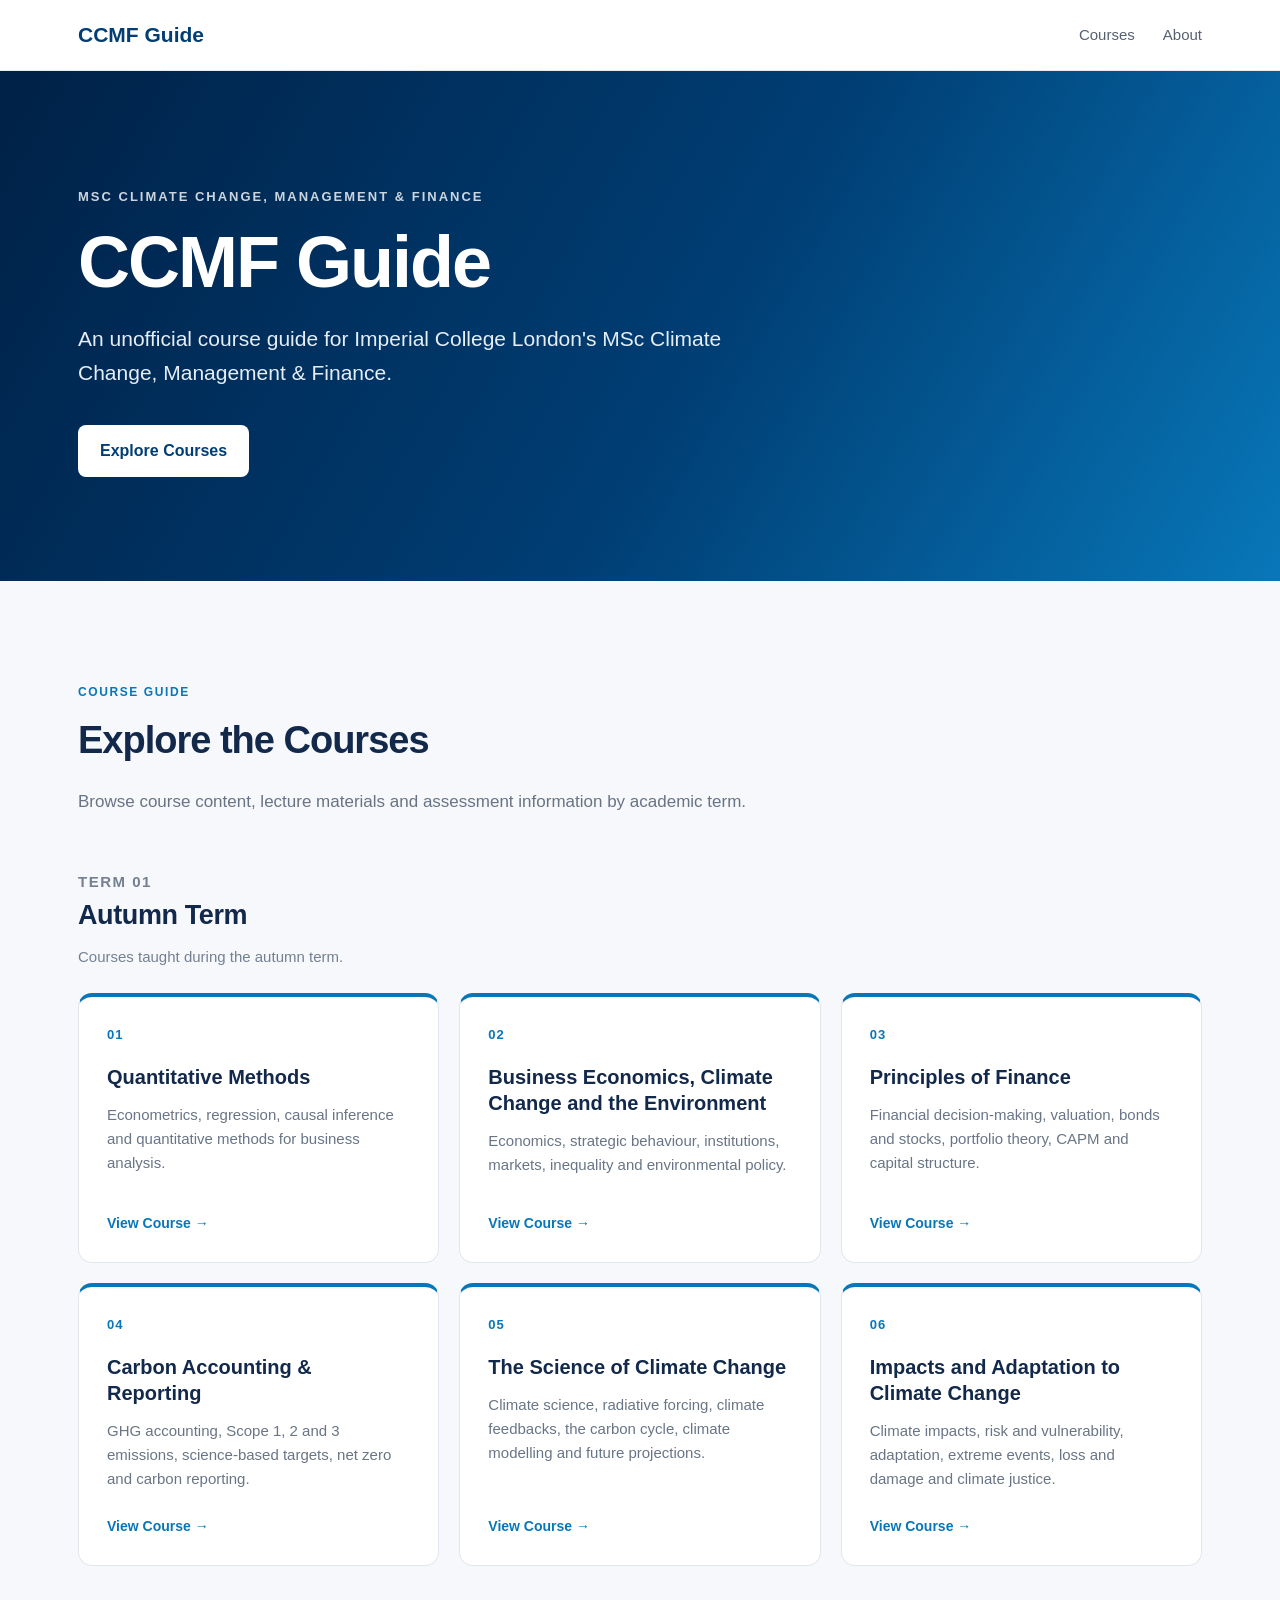
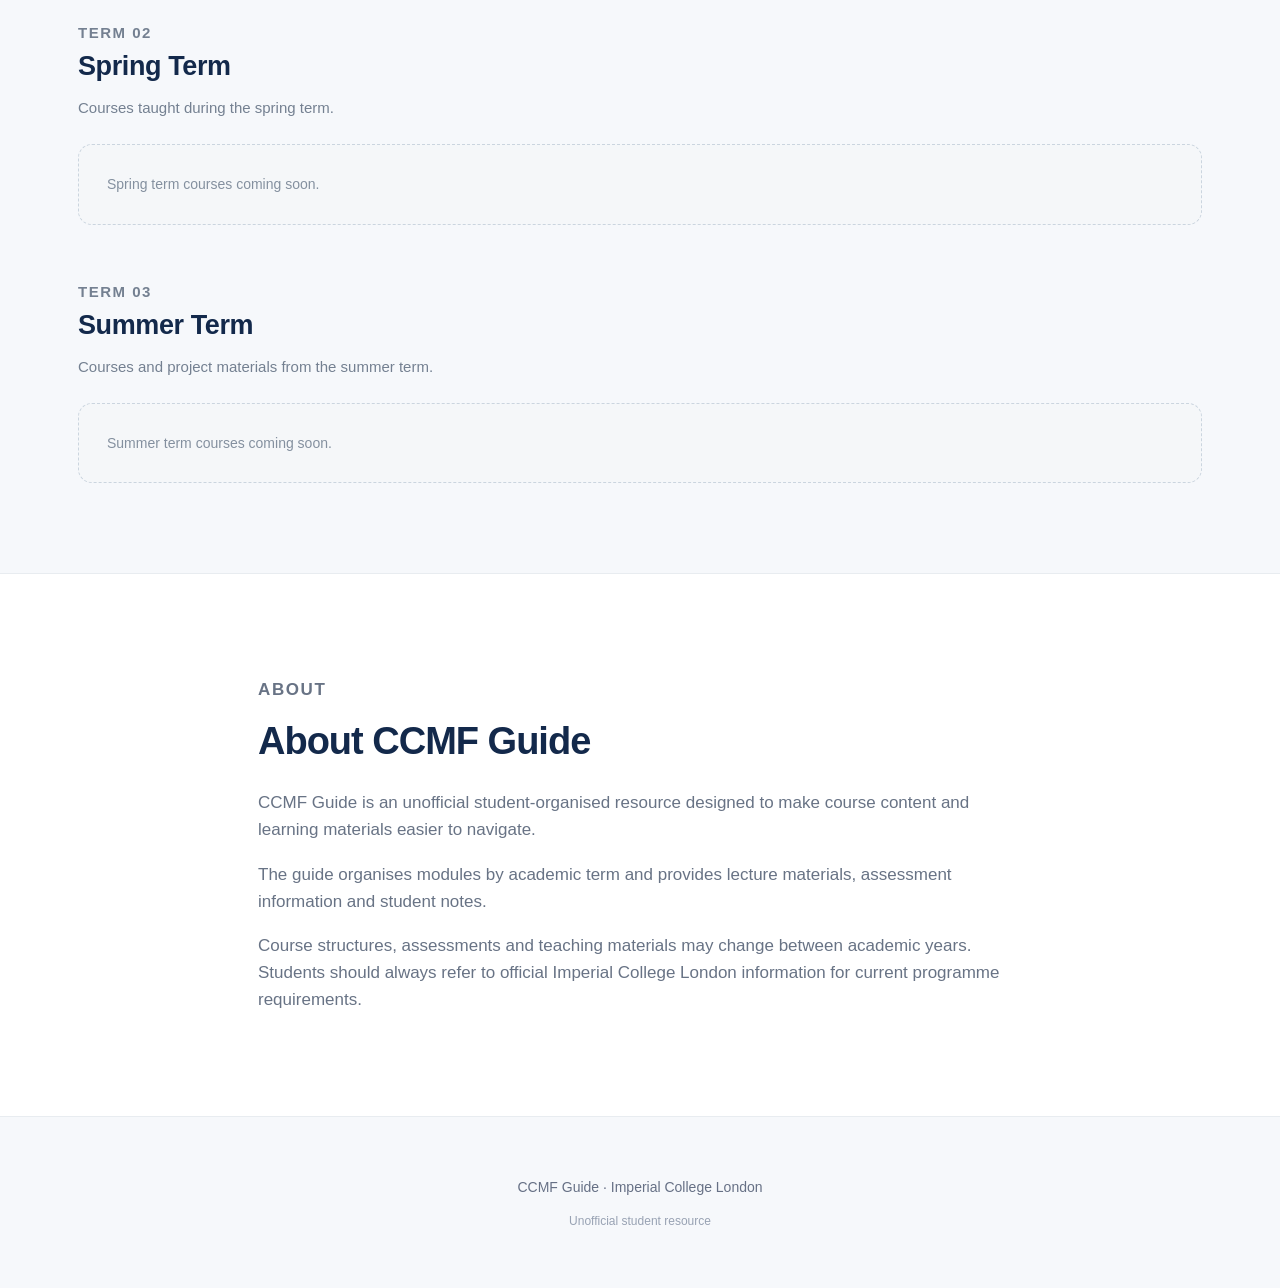
<file: index.html>
<!DOCTYPE html>
<html lang="en">

<head>

  <meta charset="UTF-8">

  <meta
    name="viewport"
    content="width=device-width, initial-scale=1.0"
  >

  <title>CCMF Guide</title>

  <link
    rel="stylesheet"
    href="style.css"
  >


  <style>

    /* =========================
       TERM SECTIONS
    ========================== */

    .term-section {
      margin-top: 55px;
    }


    .term-heading {
      margin-bottom: 24px;
    }


    .term-label {
      margin: 0 0 8px;

      color: #0877b9;

      font-size: 12px;
      font-weight: 700;

      letter-spacing: 1.5px;
      text-transform: uppercase;
    }


    .term-heading h3 {
      margin: 0 0 8px;

      color: #13294b;

      font-size: 27px;

      letter-spacing: -0.4px;
    }


    .term-heading p {
      margin: 0;

      color: #748091;

      font-size: 15px;

      line-height: 1.6;
    }


    .term-placeholder {
      margin-top: 20px;

      padding: 28px;

      background: #f5f7f9;

      border: 1px dashed #cbd5df;

      border-radius: 14px;

      color: #84909f;

      font-size: 14px;
    }


    /* =========================
       RESPONSIVE
    ========================== */

    @media (max-width: 760px) {

      .term-heading h3 {
        font-size: 24px;
      }

    }

  </style>

</head>


<body>


  <!-- =========================
       NAVIGATION
  ========================== -->

  <header class="navbar">

    <div class="nav-container">

      <a
        href="index.html"
        class="logo"
      >
        CCMF Guide
      </a>


      <nav>

        <a href="#courses">
          Courses
        </a>

        <a href="#about">
          About
        </a>

      </nav>

    </div>

  </header>



  <!-- =========================
       HERO
  ========================== -->

  <section class="hero">

    <div class="hero-content">

      <p class="hero-label">
        MSc Climate Change, Management &amp; Finance
      </p>


      <h1>
        CCMF Guide
      </h1>


      <p class="hero-description">

        An unofficial course guide for Imperial College London's
        MSc Climate Change, Management &amp; Finance.

      </p>


      <a
        href="#courses"
        class="primary-button"
      >
        Explore Courses
      </a>

    </div>

  </section>



  <main>



    <!-- =========================
         COURSES
    ========================== -->

    <section
      class="courses-section"
      id="courses"
    >


      <div class="section-heading">

        <p class="section-label">
          COURSE GUIDE
        </p>


        <h2>
          Explore the Courses
        </h2>


        <p>
          Browse course content,
          lecture materials
          and assessment information
          by academic term.
        </p>

      </div>



      <!-- ========================================
           AUTUMN TERM
      ========================================= -->

      <div class="term-section">


        <div class="term-heading">

          <p class="term-label">
            TERM 01
          </p>


          <h3>
            Autumn Term
          </h3>


          <p>
            Courses taught during the autumn term.
          </p>

        </div>



        <div class="course-grid">



          <!-- =========================
               COURSE 01
          ========================== -->

          <a
            href="quantitative-methods.html"
            class="course-card active-course"
          >

            <div class="course-number">
              01
            </div>


            <h3>
              Quantitative Methods
            </h3>


            <p>

              Econometrics,
              regression,
              causal inference
              and quantitative methods
              for business analysis.

            </p>


            <span class="view-course">
              View Course →
            </span>

          </a>



          <!-- =========================
               COURSE 02
          ========================== -->

          <a
            href="business-economics-climate-change-environment.html"
            class="course-card active-course"
          >

            <div class="course-number">
              02
            </div>


            <h3>
              Business Economics, Climate Change and the Environment
            </h3>


            <p>

              Economics,
              strategic behaviour,
              institutions,
              markets,
              inequality
              and environmental policy.

            </p>


            <span class="view-course">
              View Course →
            </span>

          </a>



          <!-- =========================
               COURSE 03
          ========================== -->

          <a
            href="principles-of-finance.html"
            class="course-card active-course"
          >

            <div class="course-number">
              03
            </div>


            <h3>
              Principles of Finance
            </h3>


            <p>

              Financial decision-making,
              valuation,
              bonds and stocks,
              portfolio theory,
              CAPM
              and capital structure.

            </p>


            <span class="view-course">
              View Course →
            </span>

          </a>



          <!-- =========================
               COURSE 04
          ========================== -->

          <a
            href="carbon-accounting-reporting.html"
            class="course-card active-course"
          >

            <div class="course-number">
              04
            </div>


            <h3>
              Carbon Accounting &amp; Reporting
            </h3>


            <p>

              GHG accounting,
              Scope 1, 2 and 3 emissions,
              science-based targets,
              net zero
              and carbon reporting.

            </p>


            <span class="view-course">
              View Course →
            </span>

          </a>



          <!-- =========================
               COURSE 05
          ========================== -->

          <a
            href="science-of-climate-change.html"
            class="course-card active-course"
          >

            <div class="course-number">
              05
            </div>


            <h3>
              The Science of Climate Change
            </h3>


            <p>

              Climate science,
              radiative forcing,
              climate feedbacks,
              the carbon cycle,
              climate modelling
              and future projections.

            </p>


            <span class="view-course">
              View Course →
            </span>

          </a>



          <!-- =========================
               COURSE 06
          ========================== -->

          <a
            href="impacts-adaptation-climate-change.html"
            class="course-card active-course"
          >

            <div class="course-number">
              06
            </div>


            <h3>
              Impacts and Adaptation to Climate Change
            </h3>


            <p>

              Climate impacts,
              risk and vulnerability,
              adaptation,
              extreme events,
              loss and damage
              and climate justice.

            </p>


            <span class="view-course">
              View Course →
            </span>

          </a>



        </div>

      </div>



      <!-- ========================================
           SPRING TERM
      ========================================= -->

      <div class="term-section">


        <div class="term-heading">

          <p class="term-label">
            TERM 02
          </p>


          <h3>
            Spring Term
          </h3>


          <p>
            Courses taught during the spring term.
          </p>

        </div>


        <div class="term-placeholder">

          Spring term courses coming soon.

        </div>


      </div>



      <!-- ========================================
           SUMMER TERM
      ========================================= -->

      <div class="term-section">


        <div class="term-heading">

          <p class="term-label">
            TERM 03
          </p>


          <h3>
            Summer Term
          </h3>


          <p>
            Courses and project materials from the summer term.
          </p>

        </div>


        <div class="term-placeholder">

          Summer term courses coming soon.

        </div>


      </div>



    </section>



    <!-- =========================
         ABOUT
    ========================== -->

    <section
      class="about-section"
      id="about"
    >

      <div>

        <p class="section-label">
          ABOUT
        </p>


        <h2>
          About CCMF Guide
        </h2>


        <p>

          CCMF Guide is an unofficial student-organised resource
          designed to make course content
          and learning materials easier to navigate.

        </p>


        <p>

          The guide organises modules
          by academic term
          and provides lecture materials,
          assessment information
          and student notes.

        </p>


        <p>

          Course structures,
          assessments
          and teaching materials may change between academic years.

          Students should always refer
          to official Imperial College London information
          for current programme requirements.

        </p>

      </div>

    </section>



  </main>



  <!-- =========================
       FOOTER
  ========================== -->

  <footer>

    <p>
      CCMF Guide · Imperial College London
    </p>


    <p class="disclaimer">
      Unofficial student resource
    </p>

  </footer>


</body>

</html>
</file>
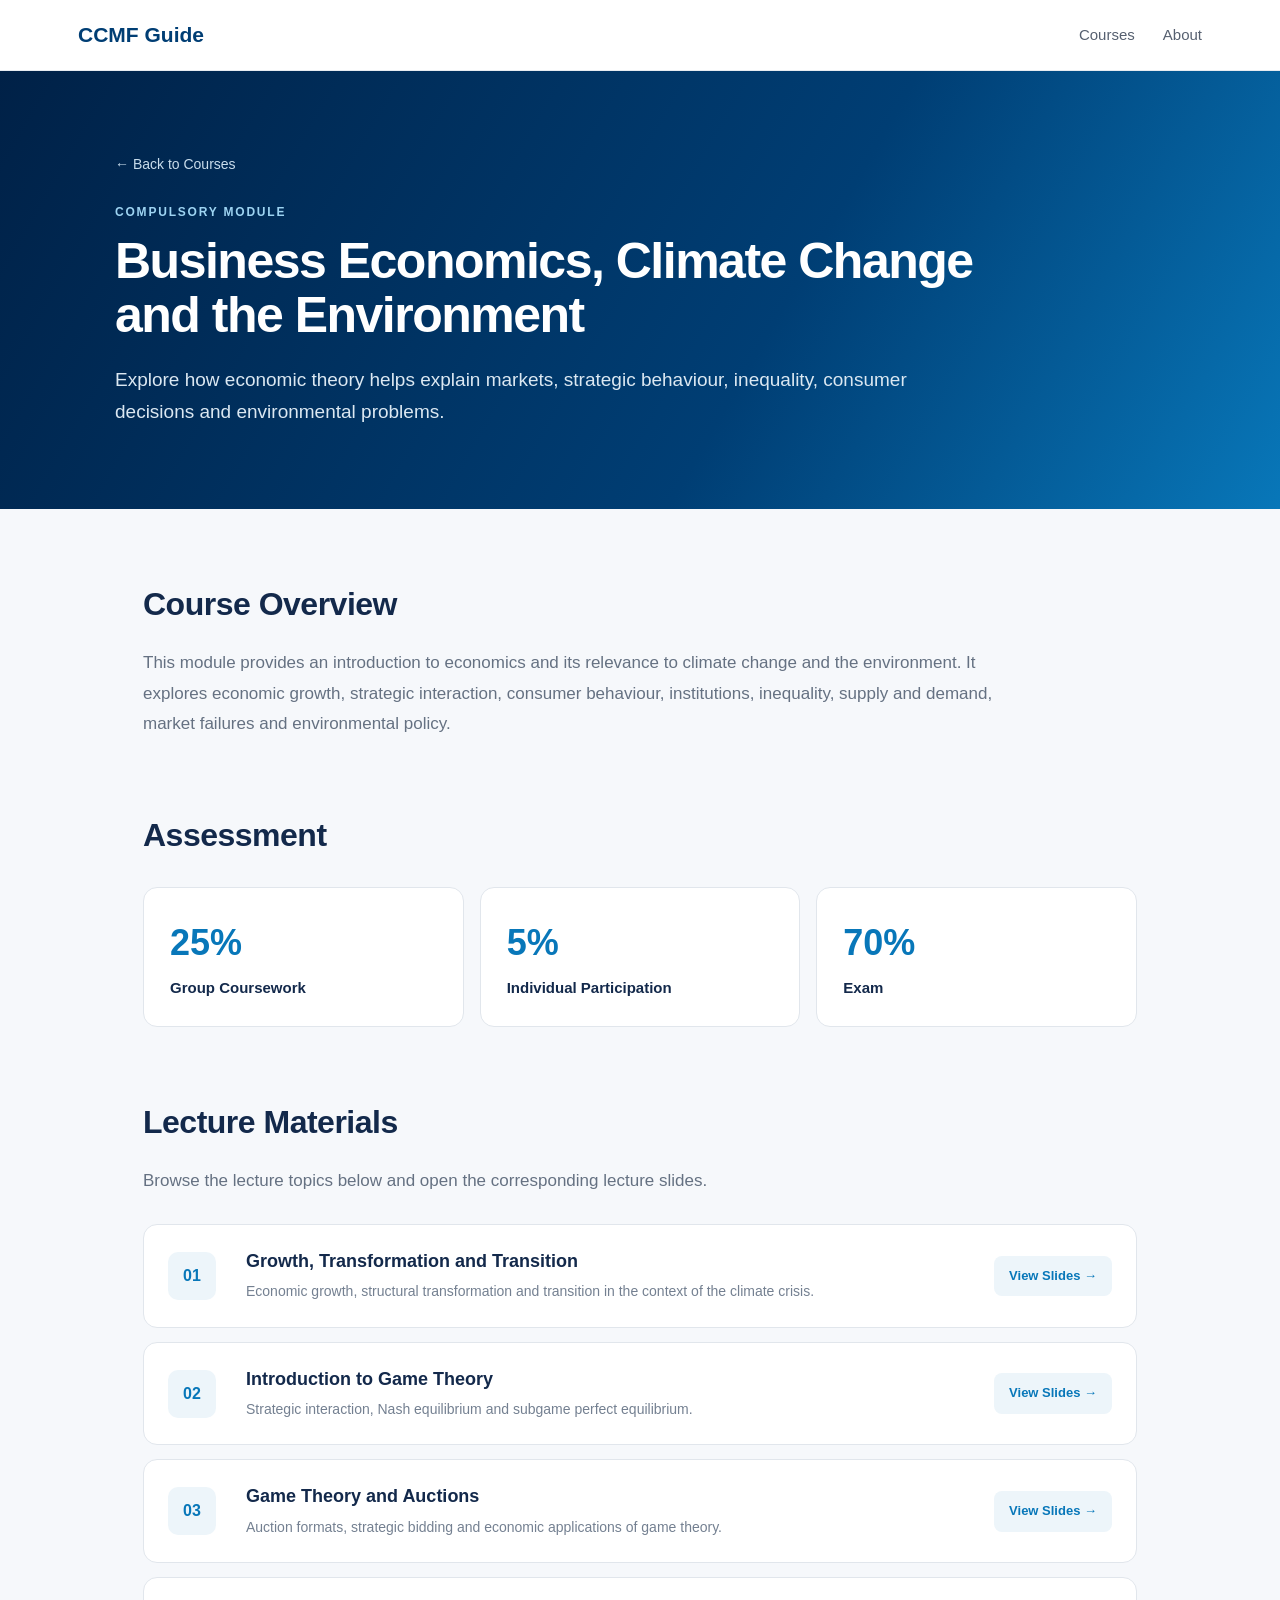
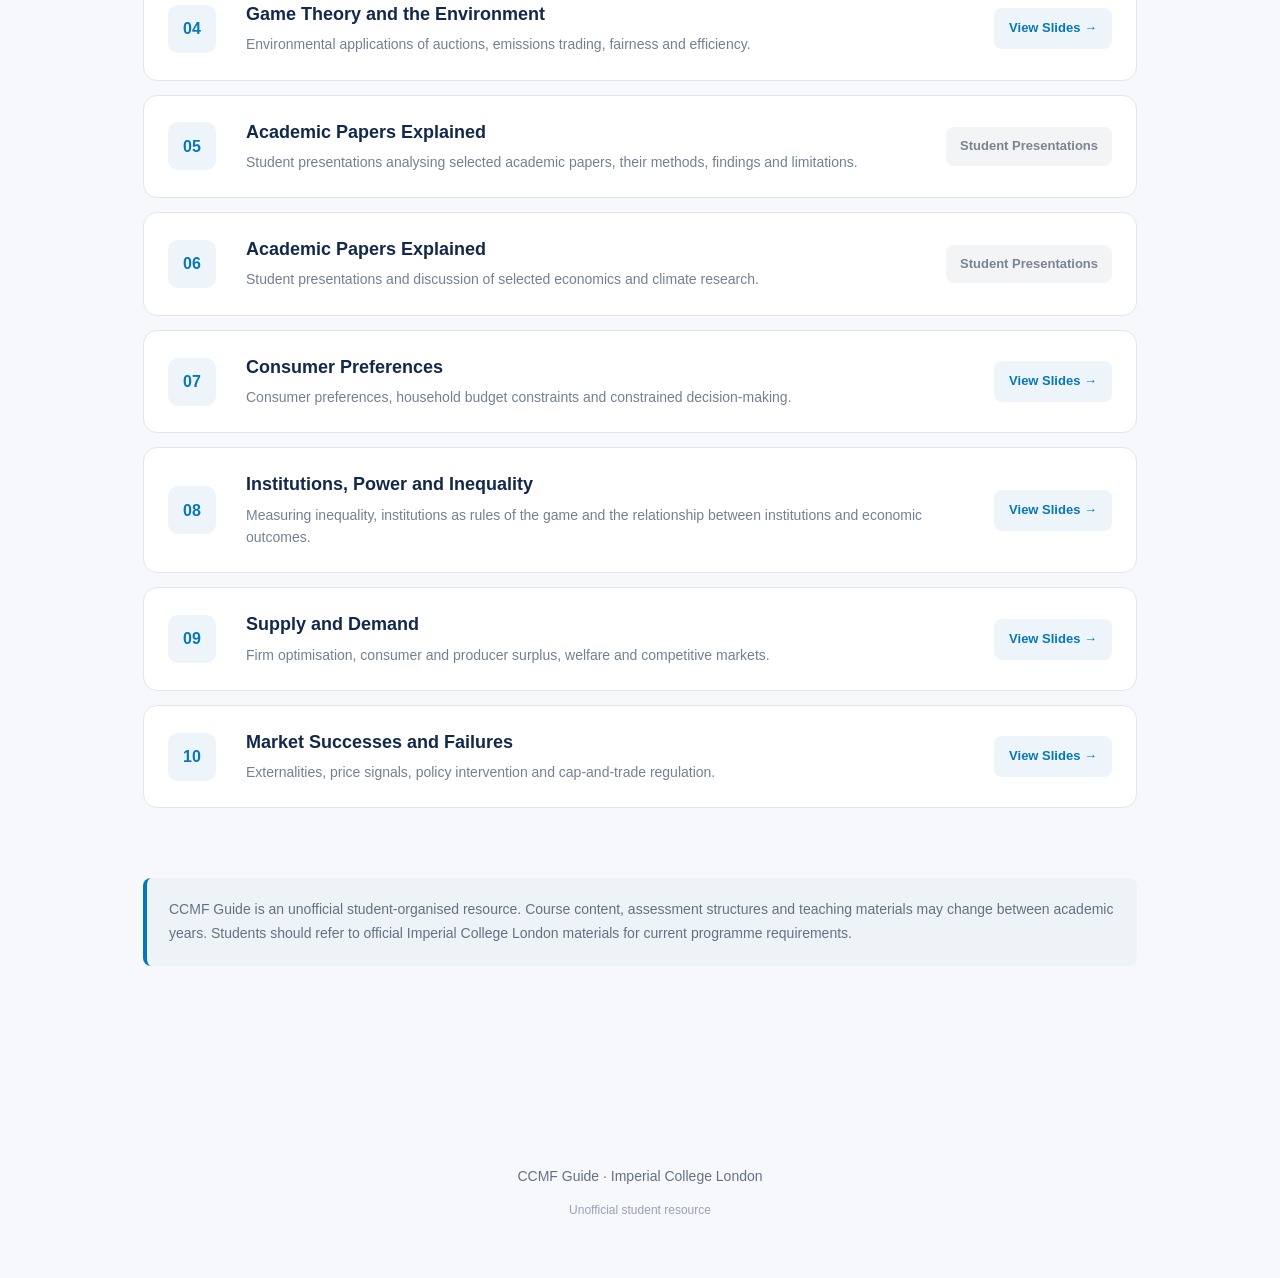
<file: business-economics-climate-change-environment.html>
<!DOCTYPE html>
<html lang="en">

<head>
  <meta charset="UTF-8">

  <meta
    name="viewport"
    content="width=device-width, initial-scale=1.0"
  >

  <title>
    Business Economics, Climate Change and the Environment | CCMF Guide
  </title>

  <link
    rel="stylesheet"
    href="style.css"
  >

  <style>

    .course-hero {
      background: linear-gradient(
        120deg,
        #002147,
        #003e74 60%,
        #0877b9
      );

      color: white;
      padding: 80px 28px;
    }


    .course-hero-inner {
      max-width: 1050px;
      margin: 0 auto;
    }


    .back-link {
      display: inline-block;
      margin-bottom: 28px;

      color: #c9ddec;
      font-size: 14px;
      text-decoration: none;
    }


    .back-link:hover {
      color: white;
    }


    .course-label {
      margin: 0 0 12px;

      color: #9dd4f2;

      font-size: 12px;
      font-weight: 700;

      letter-spacing: 1.8px;
      text-transform: uppercase;
    }


    .course-hero h1 {
      margin: 0 0 22px;

      max-width: 900px;

      font-size: 50px;
      line-height: 1.08;

      letter-spacing: -1.5px;
    }


    .course-subtitle {
      max-width: 800px;

      margin: 0;

      color: #dbe8f2;

      font-size: 19px;
      line-height: 1.7;
    }


    .course-container {
      max-width: 1050px;

      margin: 0 auto;

      padding: 70px 28px;
    }


    .course-section {
      margin-bottom: 70px;
    }


    .course-section h2 {
      margin: 0 0 18px;

      color: #13294b;

      font-size: 32px;

      letter-spacing: -0.5px;
    }


    .course-section > p {
      max-width: 880px;

      margin: 0;

      color: #657182;

      font-size: 17px;
      line-height: 1.8;
    }


    .assessment-grid {
      display: grid;

      grid-template-columns:
        repeat(3, 1fr);

      gap: 16px;

      margin-top: 26px;
    }


    .assessment-card {
      background: white;

      border: 1px solid #e1e6ec;

      border-radius: 14px;

      padding: 26px;
    }


    .assessment-value {
      margin-bottom: 4px;

      color: #0877b9;

      font-size: 36px;
      font-weight: 700;
    }


    .assessment-title {
      color: #13294b;

      font-size: 15px;
      font-weight: 600;
    }


    .lecture-list {
      display: flex;

      flex-direction: column;

      gap: 14px;

      margin-top: 28px;
    }


    .lecture {
      display: grid;

      grid-template-columns:
        58px 1fr auto;

      align-items: center;

      gap: 20px;

      padding: 24px;

      background: white;

      border: 1px solid #e1e6ec;

      border-radius: 14px;

      transition:
        transform 0.2s ease,
        box-shadow 0.2s ease,
        border-color 0.2s ease;
    }


    .lecture:hover {
      transform: translateY(-2px);

      border-color: #c8d7e4;

      box-shadow:
        0 10px 26px
        rgba(20, 50, 80, 0.08);
    }


    .lecture-number {
      width: 48px;
      height: 48px;

      display: flex;

      align-items: center;
      justify-content: center;

      border-radius: 10px;

      background: #edf5fa;

      color: #0877b9;

      font-weight: 700;
    }


    .lecture h3 {
      margin: 0 0 6px;

      color: #13294b;

      font-size: 18px;
      line-height: 1.4;
    }


    .lecture p {
      margin: 0;

      color: #748091;

      font-size: 14px;
      line-height: 1.6;
    }


    .slide-button {
      display: inline-block;

      padding: 10px 15px;

      border-radius: 8px;

      background: #edf5fa;

      color: #0877b9;

      font-size: 13px;
      font-weight: 600;

      text-decoration: none;

      white-space: nowrap;

      transition:
        background 0.2s ease,
        color 0.2s ease;
    }


    .slide-button:hover {
      background: #0877b9;
      color: white;
    }


    .presentation-label {
      display: inline-block;

      padding: 9px 14px;

      border-radius: 8px;

      background: #f3f4f6;

      color: #7a8492;

      font-size: 13px;
      font-weight: 600;

      white-space: nowrap;
    }


    .course-note {
      padding: 20px 22px;

      background: #eef3f7;

      border-left: 4px solid #0877b9;

      border-radius: 8px;

      color: #657182;

      font-size: 14px;
      line-height: 1.7;
    }


    @media (max-width: 760px) {

      .course-hero h1 {
        font-size: 40px;
      }


      .course-subtitle {
        font-size: 17px;
      }


      .assessment-grid {
        grid-template-columns: 1fr;
      }


      .lecture {
        grid-template-columns:
          50px 1fr;
      }


      .slide-button,
      .presentation-label {
        grid-column: 2;

        width: fit-content;

        margin-top: 4px;
      }

    }

  </style>

</head>


<body>


  <header class="navbar">

    <div class="nav-container">

      <a
        href="index.html"
        class="logo"
      >
        CCMF Guide
      </a>


      <nav>

        <a href="index.html#courses">
          Courses
        </a>

        <a href="index.html#about">
          About
        </a>

      </nav>

    </div>

  </header>



  <section class="course-hero">

    <div class="course-hero-inner">

      <a
        href="index.html"
        class="back-link"
      >
        ← Back to Courses
      </a>


      <p class="course-label">
        Compulsory Module
      </p>


      <h1>
        Business Economics, Climate Change and the Environment
      </h1>


      <p class="course-subtitle">

        Explore how economic theory helps explain
        markets, strategic behaviour, inequality,
        consumer decisions and environmental problems.

      </p>

    </div>

  </section>



  <main class="course-container">



    <section class="course-section">

      <h2>
        Course Overview
      </h2>


      <p>

        This module provides an introduction to economics
        and its relevance to climate change and the environment.

        It explores economic growth, strategic interaction,
        consumer behaviour, institutions, inequality,
        supply and demand, market failures
        and environmental policy.

      </p>

    </section>



    <section class="course-section">

      <h2>
        Assessment
      </h2>


      <div class="assessment-grid">


        <div class="assessment-card">

          <div class="assessment-value">
            25%
          </div>

          <div class="assessment-title">
            Group Coursework
          </div>

        </div>



        <div class="assessment-card">

          <div class="assessment-value">
            5%
          </div>

          <div class="assessment-title">
            Individual Participation
          </div>

        </div>



        <div class="assessment-card">

          <div class="assessment-value">
            70%
          </div>

          <div class="assessment-title">
            Exam
          </div>

        </div>


      </div>

    </section>



    <section class="course-section">

      <h2>
        Lecture Materials
      </h2>


      <p>

        Browse the lecture topics below and open
        the corresponding lecture slides.

      </p>



      <div class="lecture-list">



        <div class="lecture">

          <div class="lecture-number">
            01
          </div>


          <div>

            <h3>
              Growth, Transformation and Transition
            </h3>

            <p>
              Economic growth, structural transformation
              and transition in the context
              of the climate crisis.
            </p>

          </div>


          <a
            class="slide-button"
            href="slides/becce/BECCE%20-%20Lecture%201%20(1).pdf"
            target="_blank"
            rel="noopener noreferrer"
          >
            View Slides →
          </a>

        </div>



        <div class="lecture">

          <div class="lecture-number">
            02
          </div>


          <div>

            <h3>
              Introduction to Game Theory
            </h3>

            <p>
              Strategic interaction,
              Nash equilibrium
              and subgame perfect equilibrium.
            </p>

          </div>


          <a
            class="slide-button"
            href="slides/becce/BECCE%20-%20Lecture%202.pdf"
            target="_blank"
            rel="noopener noreferrer"
          >
            View Slides →
          </a>

        </div>



        <div class="lecture">

          <div class="lecture-number">
            03
          </div>


          <div>

            <h3>
              Game Theory and Auctions
            </h3>

            <p>
              Auction formats,
              strategic bidding
              and economic applications
              of game theory.
            </p>

          </div>


          <a
            class="slide-button"
            href="slides/becce/BECCE%20-%20Lecture%203%20-%20Stream%201.pdf"
            target="_blank"
            rel="noopener noreferrer"
          >
            View Slides →
          </a>

        </div>



        <div class="lecture">

          <div class="lecture-number">
            04
          </div>


          <div>

            <h3>
              Game Theory and the Environment
            </h3>

            <p>
              Environmental applications of auctions,
              emissions trading,
              fairness and efficiency.
            </p>

          </div>


          <a
            class="slide-button"
            href="slides/becce/BECCE%20-%20Lecture%204.pdf"
            target="_blank"
            rel="noopener noreferrer"
          >
            View Slides →
          </a>

        </div>



        <div class="lecture">

          <div class="lecture-number">
            05
          </div>


          <div>

            <h3>
              Academic Papers Explained
            </h3>

            <p>
              Student presentations analysing
              selected academic papers,
              their methods, findings
              and limitations.
            </p>

          </div>


          <span class="presentation-label">
            Student Presentations
          </span>

        </div>



        <div class="lecture">

          <div class="lecture-number">
            06
          </div>


          <div>

            <h3>
              Academic Papers Explained
            </h3>

            <p>
              Student presentations
              and discussion of selected
              economics and climate research.
            </p>

          </div>


          <span class="presentation-label">
            Student Presentations
          </span>

        </div>



        <div class="lecture">

          <div class="lecture-number">
            07
          </div>


          <div>

            <h3>
              Consumer Preferences
            </h3>

            <p>
              Consumer preferences,
              household budget constraints
              and constrained decision-making.
            </p>

          </div>


          <a
            class="slide-button"
            href="slides/becce/BECCE%20-%20Lecture%207.pdf"
            target="_blank"
            rel="noopener noreferrer"
          >
            View Slides →
          </a>

        </div>



        <div class="lecture">

          <div class="lecture-number">
            08
          </div>


          <div>

            <h3>
              Institutions, Power and Inequality
            </h3>

            <p>
              Measuring inequality,
              institutions as rules of the game
              and the relationship between
              institutions and economic outcomes.
            </p>

          </div>


          <a
            class="slide-button"
            href="slides/becce/BECCE%20-%20Lecture%208.pdf"
            target="_blank"
            rel="noopener noreferrer"
          >
            View Slides →
          </a>

        </div>



        <div class="lecture">

          <div class="lecture-number">
            09
          </div>


          <div>

            <h3>
              Supply and Demand
            </h3>

            <p>
              Firm optimisation,
              consumer and producer surplus,
              welfare
              and competitive markets.
            </p>

          </div>


          <a
            class="slide-button"
            href="slides/becce/BECCE%20-%20Lecture%209.pdf"
            target="_blank"
            rel="noopener noreferrer"
          >
            View Slides →
          </a>

        </div>



        <div class="lecture">

          <div class="lecture-number">
            10
          </div>


          <div>

            <h3>
              Market Successes and Failures
            </h3>

            <p>
              Externalities,
              price signals,
              policy intervention
              and cap-and-trade regulation.
            </p>

          </div>


          <a
            class="slide-button"
            href="slides/becce/BECCE%20-%20Lecture%2010.pdf"
            target="_blank"
            rel="noopener noreferrer"
          >
            View Slides →
          </a>

        </div>



      </div>

    </section>



    <section class="course-section">

      <div class="course-note">

        CCMF Guide is an unofficial student-organised resource.

        Course content, assessment structures
        and teaching materials may change
        between academic years.

        Students should refer to official
        Imperial College London materials
        for current programme requirements.

      </div>

    </section>


  </main>



  <footer>

    <p>
      CCMF Guide · Imperial College London
    </p>


    <p class="disclaimer">
      Unofficial student resource
    </p>

  </footer>


</body>

</html>
</file>
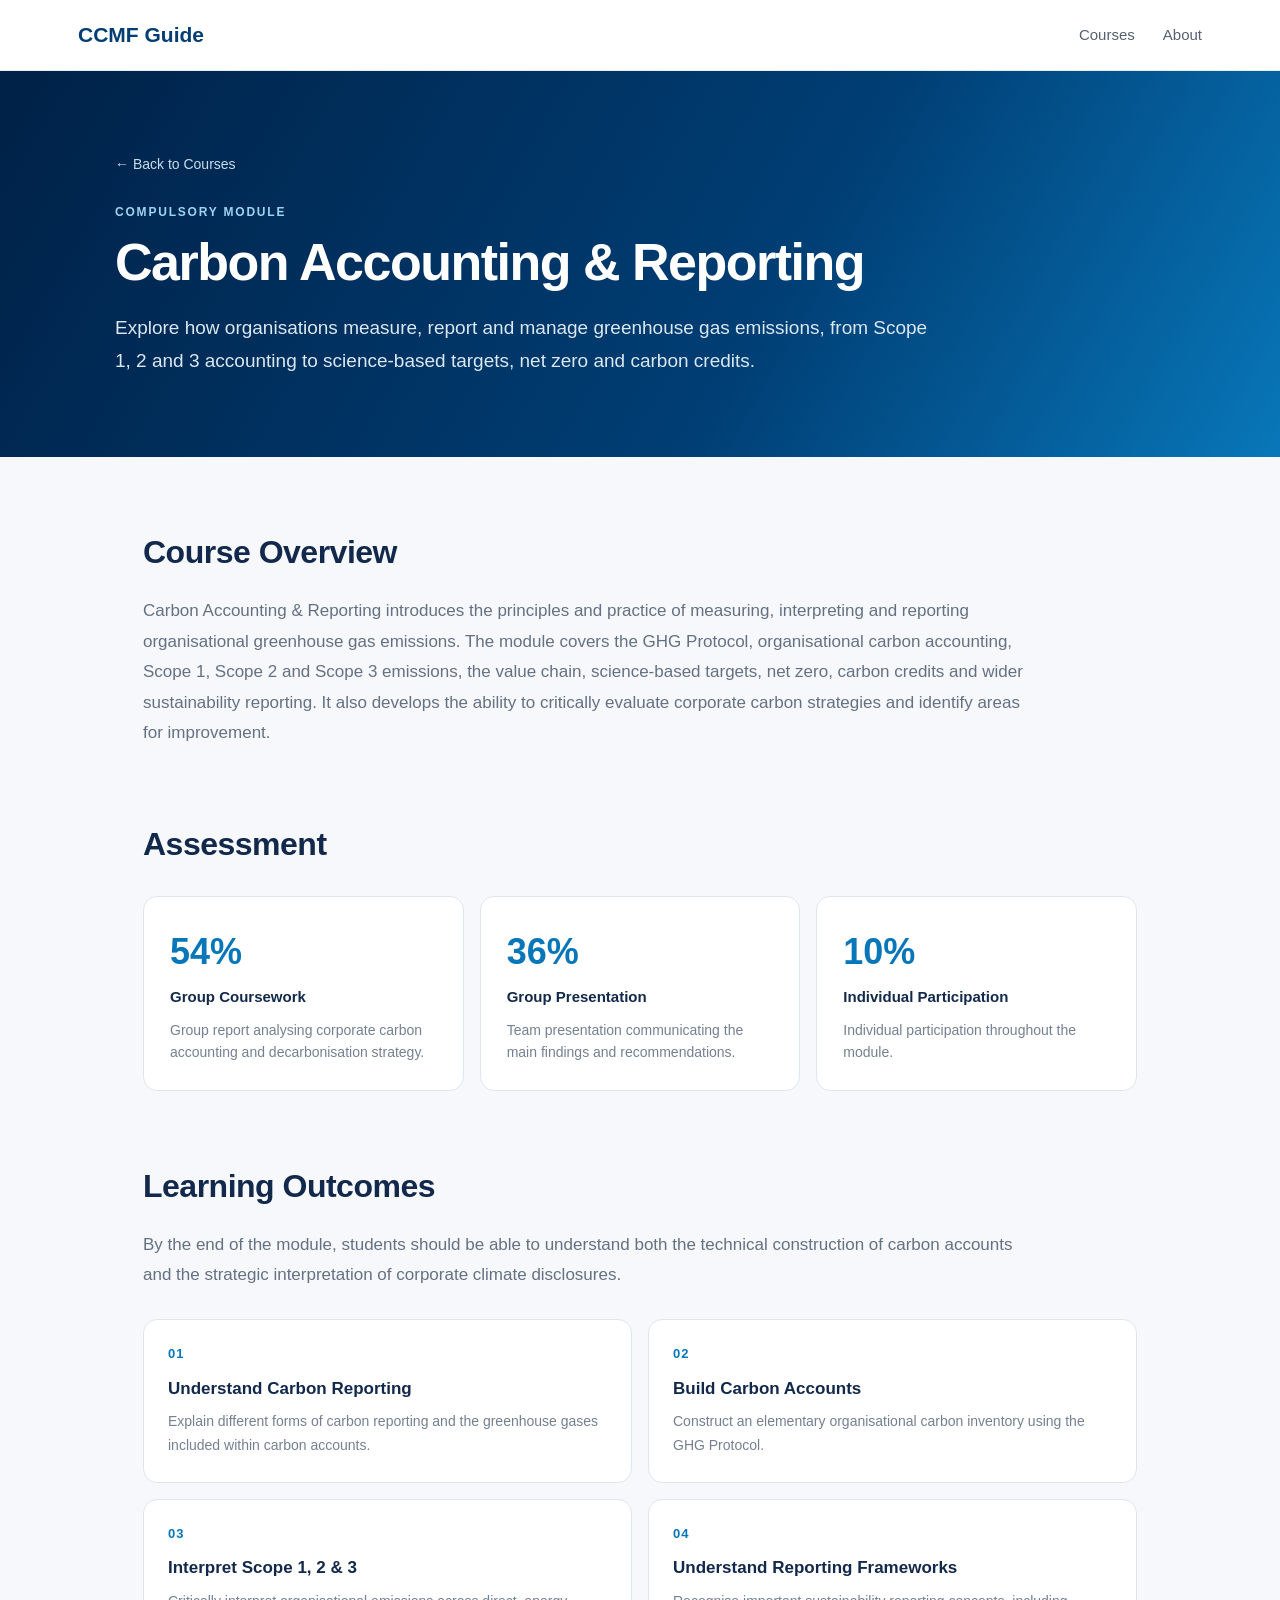
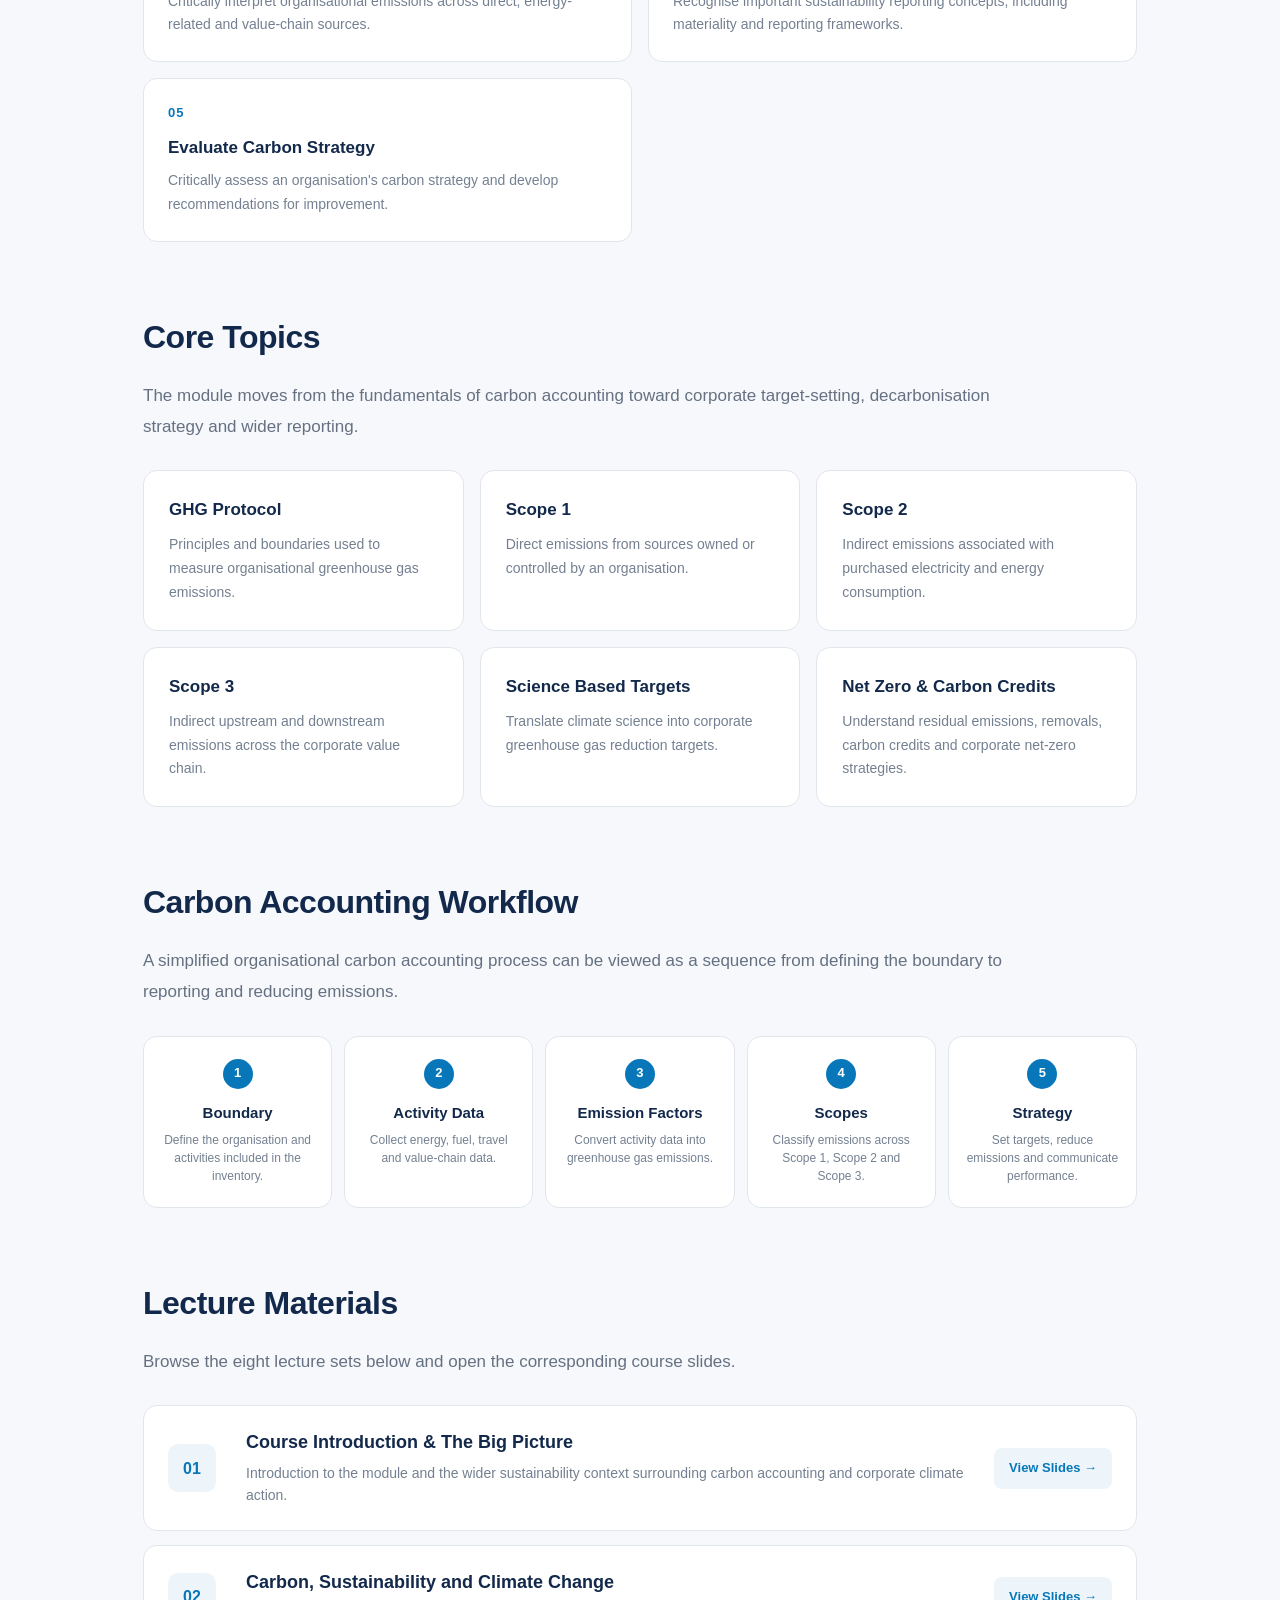
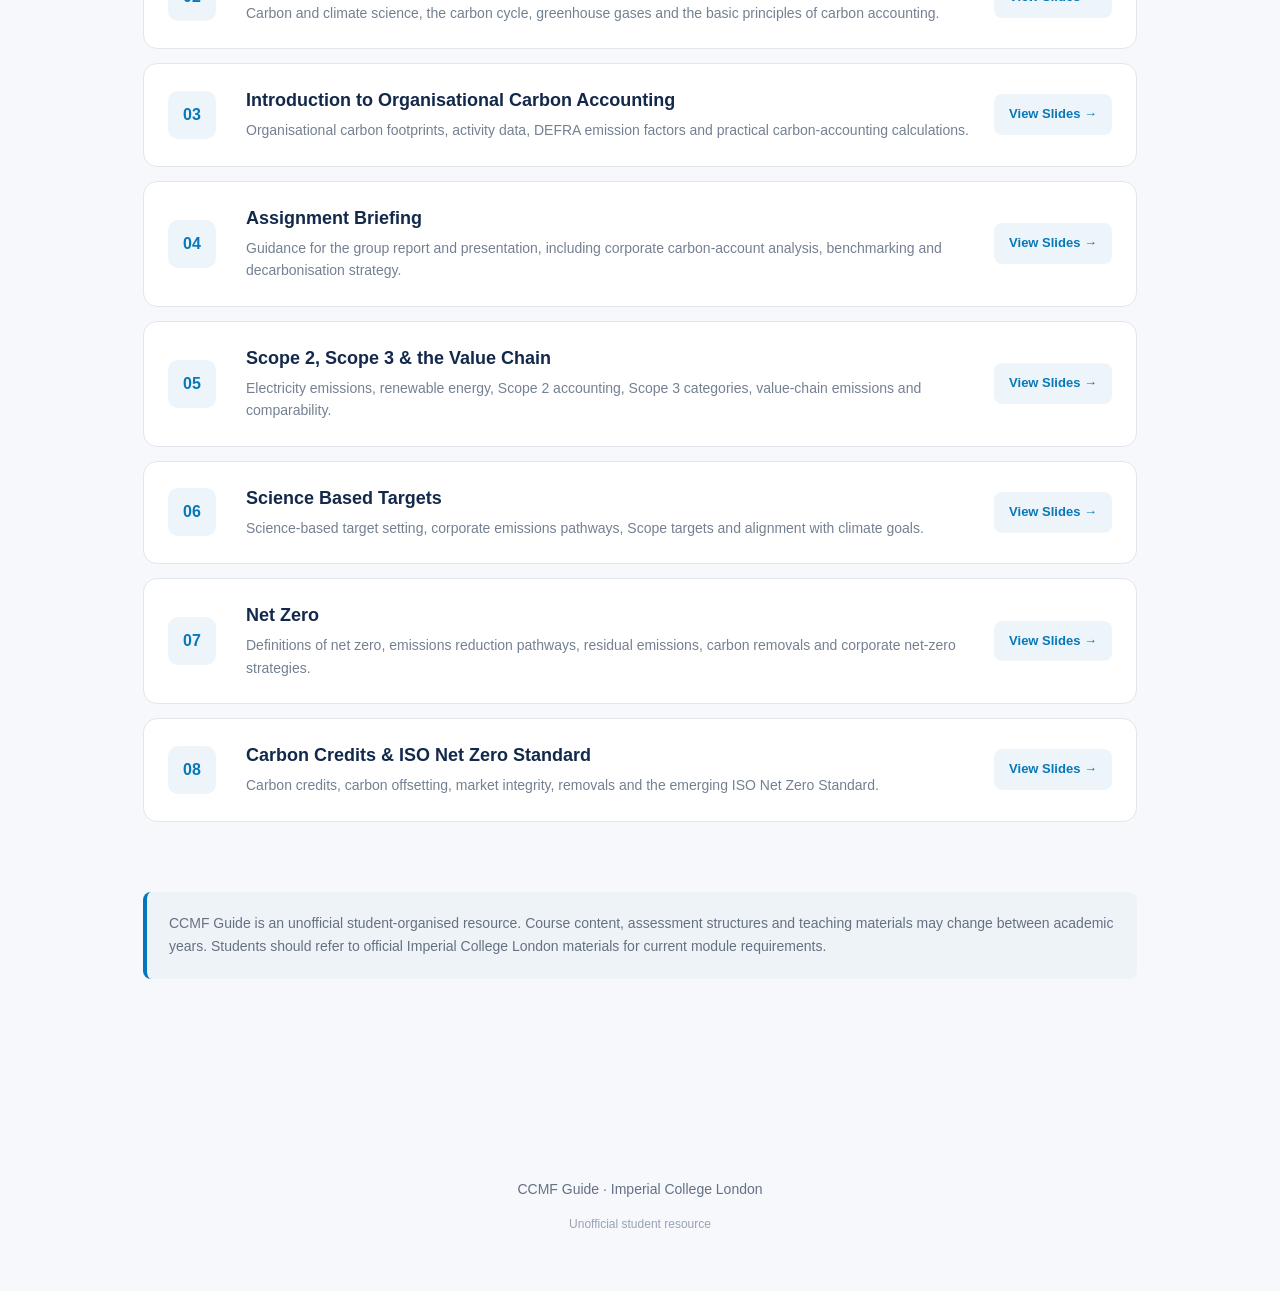
<file: carbon-accounting-reporting.html>
<!DOCTYPE html>
<html lang="en">

<head>

  <meta charset="UTF-8">

  <meta
    name="viewport"
    content="width=device-width, initial-scale=1.0"
  >

  <title>
    Carbon Accounting & Reporting | CCMF Guide
  </title>

  <link
    rel="stylesheet"
    href="style.css"
  >


  <style>

    /* =========================
       HERO
    ========================== */

    .course-hero {
      background: linear-gradient(
        120deg,
        #002147,
        #003e74 60%,
        #0877b9
      );

      color: white;
      padding: 80px 28px;
    }


    .course-hero-inner {
      max-width: 1050px;
      margin: 0 auto;
    }


    .back-link {
      display: inline-block;
      margin-bottom: 28px;

      color: #c9ddec;
      font-size: 14px;
      text-decoration: none;
    }


    .back-link:hover {
      color: white;
    }


    .course-label {
      margin: 0 0 12px;

      color: #9dd4f2;

      font-size: 12px;
      font-weight: 700;

      letter-spacing: 1.8px;
      text-transform: uppercase;
    }


    .course-hero h1 {
      margin: 0 0 22px;

      max-width: 900px;

      font-size: 52px;
      line-height: 1.08;

      letter-spacing: -1.5px;
    }


    .course-subtitle {
      max-width: 820px;

      margin: 0;

      color: #dbe8f2;

      font-size: 19px;
      line-height: 1.7;
    }



    /* =========================
       MAIN
    ========================== */

    .course-container {
      max-width: 1050px;

      margin: 0 auto;

      padding: 70px 28px;
    }


    .course-section {
      margin-bottom: 70px;
    }


    .course-section h2 {
      margin: 0 0 18px;

      color: #13294b;

      font-size: 32px;

      letter-spacing: -0.5px;
    }


    .course-section > p {
      max-width: 900px;

      margin: 0;

      color: #657182;

      font-size: 17px;
      line-height: 1.8;
    }



    /* =========================
       ASSESSMENT
    ========================== */

    .assessment-grid {
      display: grid;

      grid-template-columns: repeat(3, 1fr);

      gap: 16px;

      margin-top: 26px;
    }


    .assessment-card {
      background: white;

      border: 1px solid #e1e6ec;

      border-radius: 14px;

      padding: 26px;
    }


    .assessment-value {
      margin-bottom: 4px;

      color: #0877b9;

      font-size: 36px;
      font-weight: 700;
    }


    .assessment-title {
      color: #13294b;

      font-size: 15px;
      font-weight: 600;
    }


    .assessment-card p {
      margin: 10px 0 0;

      color: #748091;

      font-size: 14px;
      line-height: 1.6;
    }



    /* =========================
       LEARNING OUTCOMES
    ========================== */

    .outcomes-grid {
      display: grid;

      grid-template-columns:
        repeat(2, 1fr);

      gap: 16px;

      margin-top: 28px;
    }


    .outcome-card {
      background: white;

      border: 1px solid #e1e6ec;

      border-radius: 14px;

      padding: 24px;
    }


    .outcome-number {
      margin-bottom: 10px;

      color: #0877b9;

      font-size: 13px;

      font-weight: 700;

      letter-spacing: 1px;
    }


    .outcome-card h3 {
      margin: 0 0 8px;

      color: #13294b;

      font-size: 17px;
    }


    .outcome-card p {
      margin: 0;

      color: #748091;

      font-size: 14px;

      line-height: 1.7;
    }



    /* =========================
       CORE TOPICS
    ========================== */

    .topic-grid {
      display: grid;

      grid-template-columns:
        repeat(3, 1fr);

      gap: 16px;

      margin-top: 28px;
    }


    .topic-card {
      padding: 25px;

      background: white;

      border: 1px solid #e1e6ec;

      border-radius: 14px;
    }


    .topic-card h3 {
      margin: 0 0 10px;

      color: #13294b;

      font-size: 17px;
    }


    .topic-card p {
      margin: 0;

      color: #748091;

      font-size: 14px;

      line-height: 1.7;
    }



    /* =========================
       WORKFLOW
    ========================== */

    .workflow {
      display: grid;

      grid-template-columns:
        repeat(5, 1fr);

      gap: 12px;

      margin-top: 28px;
    }


    .workflow-step {
      padding: 22px 16px;

      background: white;

      border: 1px solid #e1e6ec;

      border-radius: 14px;

      text-align: center;
    }


    .workflow-number {
      width: 30px;
      height: 30px;

      margin: 0 auto 12px;

      display: flex;
      align-items: center;
      justify-content: center;

      border-radius: 50%;

      background: #0877b9;

      color: white;

      font-size: 13px;
      font-weight: 700;
    }


    .workflow-step h3 {
      margin: 0 0 6px;

      color: #13294b;

      font-size: 15px;
    }


    .workflow-step p {
      margin: 0;

      color: #748091;

      font-size: 12px;

      line-height: 1.5;
    }



    /* =========================
       LECTURES
    ========================== */

    .lecture-list {
      display: flex;

      flex-direction: column;

      gap: 14px;

      margin-top: 28px;
    }


    .lecture {
      display: grid;

      grid-template-columns:
        58px 1fr auto;

      align-items: center;

      gap: 20px;

      padding: 24px;

      background: white;

      border: 1px solid #e1e6ec;

      border-radius: 14px;

      transition:
        transform 0.2s ease,
        box-shadow 0.2s ease,
        border-color 0.2s ease;
    }


    .lecture:hover {
      transform: translateY(-2px);

      border-color: #c8d7e4;

      box-shadow:
        0 10px 26px
        rgba(20, 50, 80, 0.08);
    }


    .lecture-number {
      width: 48px;
      height: 48px;

      display: flex;

      align-items: center;
      justify-content: center;

      border-radius: 10px;

      background: #edf5fa;

      color: #0877b9;

      font-weight: 700;
    }


    .lecture h3 {
      margin: 0 0 6px;

      color: #13294b;

      font-size: 18px;
      line-height: 1.4;
    }


    .lecture p {
      margin: 0;

      color: #748091;

      font-size: 14px;
      line-height: 1.6;
    }


    .slide-button {
      display: inline-block;

      padding: 10px 15px;

      border-radius: 8px;

      background: #edf5fa;

      color: #0877b9;

      font-size: 13px;
      font-weight: 600;

      text-decoration: none;

      white-space: nowrap;

      transition:
        background 0.2s ease,
        color 0.2s ease;
    }


    .slide-button:hover {
      background: #0877b9;
      color: white;
    }



    /* =========================
       COURSE NOTE
    ========================== */

    .course-note {
      padding: 20px 22px;

      background: #eef3f7;

      border-left: 4px solid #0877b9;

      border-radius: 8px;

      color: #657182;

      font-size: 14px;

      line-height: 1.7;
    }



    /* =========================
       RESPONSIVE
    ========================== */

    @media (max-width: 900px) {

      .topic-grid {
        grid-template-columns: 1fr;
      }


      .workflow {
        grid-template-columns:
          repeat(2, 1fr);
      }

    }


    @media (max-width: 760px) {

      .course-hero h1 {
        font-size: 40px;
      }


      .course-subtitle {
        font-size: 17px;
      }


      .assessment-grid {
        grid-template-columns: 1fr;
      }


      .outcomes-grid {
        grid-template-columns: 1fr;
      }


      .lecture {
        grid-template-columns:
          50px 1fr;
      }


      .slide-button {
        grid-column: 2;

        width: fit-content;

        margin-top: 4px;
      }


      .workflow {
        grid-template-columns: 1fr;
      }

    }

  </style>

</head>



<body>



  <!-- NAVIGATION -->

  <header class="navbar">

    <div class="nav-container">

      <a
        href="index.html"
        class="logo"
      >
        CCMF Guide
      </a>


      <nav>

        <a href="index.html#courses">
          Courses
        </a>

        <a href="index.html#about">
          About
        </a>

      </nav>

    </div>

  </header>



  <!-- HERO -->

  <section class="course-hero">

    <div class="course-hero-inner">

      <a
        href="index.html"
        class="back-link"
      >
        ← Back to Courses
      </a>


      <p class="course-label">
        Compulsory Module
      </p>


      <h1>
        Carbon Accounting &amp; Reporting
      </h1>


      <p class="course-subtitle">

        Explore how organisations measure,
        report and manage greenhouse gas emissions,
        from Scope 1, 2 and 3 accounting
        to science-based targets,
        net zero
        and carbon credits.

      </p>

    </div>

  </section>



  <main class="course-container">



    <!-- COURSE OVERVIEW -->

    <section class="course-section">

      <h2>
        Course Overview
      </h2>


      <p>

        Carbon Accounting &amp; Reporting introduces
        the principles and practice of measuring,
        interpreting and reporting organisational
        greenhouse gas emissions.

        The module covers the GHG Protocol,
        organisational carbon accounting,
        Scope 1, Scope 2 and Scope 3 emissions,
        the value chain,
        science-based targets,
        net zero,
        carbon credits
        and wider sustainability reporting.

        It also develops the ability
        to critically evaluate corporate carbon strategies
        and identify areas for improvement.

      </p>

    </section>



    <!-- ASSESSMENT -->

    <section class="course-section">

      <h2>
        Assessment
      </h2>


      <div class="assessment-grid">


        <div class="assessment-card">

          <div class="assessment-value">
            54%
          </div>


          <div class="assessment-title">
            Group Coursework
          </div>


          <p>
            Group report analysing
            corporate carbon accounting
            and decarbonisation strategy.
          </p>

        </div>



        <div class="assessment-card">

          <div class="assessment-value">
            36%
          </div>


          <div class="assessment-title">
            Group Presentation
          </div>


          <p>
            Team presentation
            communicating the main findings
            and recommendations.
          </p>

        </div>



        <div class="assessment-card">

          <div class="assessment-value">
            10%
          </div>


          <div class="assessment-title">
            Individual Participation
          </div>


          <p>
            Individual participation
            throughout the module.
          </p>

        </div>


      </div>

    </section>



    <!-- LEARNING OUTCOMES -->

    <section class="course-section">

      <h2>
        Learning Outcomes
      </h2>


      <p>

        By the end of the module,
        students should be able to understand
        both the technical construction of carbon accounts
        and the strategic interpretation
        of corporate climate disclosures.

      </p>


      <div class="outcomes-grid">



        <div class="outcome-card">

          <div class="outcome-number">
            01
          </div>


          <h3>
            Understand Carbon Reporting
          </h3>


          <p>
            Explain different forms of carbon reporting
            and the greenhouse gases
            included within carbon accounts.
          </p>

        </div>



        <div class="outcome-card">

          <div class="outcome-number">
            02
          </div>


          <h3>
            Build Carbon Accounts
          </h3>


          <p>
            Construct an elementary
            organisational carbon inventory
            using the GHG Protocol.
          </p>

        </div>



        <div class="outcome-card">

          <div class="outcome-number">
            03
          </div>


          <h3>
            Interpret Scope 1, 2 &amp; 3
          </h3>


          <p>
            Critically interpret
            organisational emissions
            across direct,
            energy-related
            and value-chain sources.
          </p>

        </div>



        <div class="outcome-card">

          <div class="outcome-number">
            04
          </div>


          <h3>
            Understand Reporting Frameworks
          </h3>


          <p>
            Recognise important sustainability
            reporting concepts,
            including materiality
            and reporting frameworks.
          </p>

        </div>



        <div class="outcome-card">

          <div class="outcome-number">
            05
          </div>


          <h3>
            Evaluate Carbon Strategy
          </h3>


          <p>
            Critically assess
            an organisation's carbon strategy
            and develop recommendations
            for improvement.
          </p>

        </div>



      </div>

    </section>



    <!-- CORE TOPICS -->

    <section class="course-section">

      <h2>
        Core Topics
      </h2>


      <p>

        The module moves from the fundamentals
        of carbon accounting
        toward corporate target-setting,
        decarbonisation strategy
        and wider reporting.

      </p>


      <div class="topic-grid">



        <div class="topic-card">

          <h3>
            GHG Protocol
          </h3>


          <p>
            Principles and boundaries
            used to measure
            organisational greenhouse gas emissions.
          </p>

        </div>



        <div class="topic-card">

          <h3>
            Scope 1
          </h3>


          <p>
            Direct emissions
            from sources owned
            or controlled
            by an organisation.
          </p>

        </div>



        <div class="topic-card">

          <h3>
            Scope 2
          </h3>


          <p>
            Indirect emissions
            associated with purchased electricity
            and energy consumption.
          </p>

        </div>



        <div class="topic-card">

          <h3>
            Scope 3
          </h3>


          <p>
            Indirect upstream
            and downstream emissions
            across the corporate value chain.
          </p>

        </div>



        <div class="topic-card">

          <h3>
            Science Based Targets
          </h3>


          <p>
            Translate climate science
            into corporate
            greenhouse gas reduction targets.
          </p>

        </div>



        <div class="topic-card">

          <h3>
            Net Zero &amp; Carbon Credits
          </h3>


          <p>
            Understand residual emissions,
            removals,
            carbon credits
            and corporate net-zero strategies.
          </p>

        </div>



      </div>

    </section>



    <!-- CARBON ACCOUNTING WORKFLOW -->

    <section class="course-section">

      <h2>
        Carbon Accounting Workflow
      </h2>


      <p>

        A simplified organisational carbon accounting
        process can be viewed as a sequence
        from defining the boundary
        to reporting and reducing emissions.

      </p>


      <div class="workflow">



        <div class="workflow-step">

          <div class="workflow-number">
            1
          </div>


          <h3>
            Boundary
          </h3>


          <p>
            Define the organisation
            and activities
            included in the inventory.
          </p>

        </div>



        <div class="workflow-step">

          <div class="workflow-number">
            2
          </div>


          <h3>
            Activity Data
          </h3>


          <p>
            Collect energy,
            fuel,
            travel
            and value-chain data.
          </p>

        </div>



        <div class="workflow-step">

          <div class="workflow-number">
            3
          </div>


          <h3>
            Emission Factors
          </h3>


          <p>
            Convert activity data
            into greenhouse gas emissions.
          </p>

        </div>



        <div class="workflow-step">

          <div class="workflow-number">
            4
          </div>


          <h3>
            Scopes
          </h3>


          <p>
            Classify emissions
            across Scope 1,
            Scope 2
            and Scope 3.
          </p>

        </div>



        <div class="workflow-step">

          <div class="workflow-number">
            5
          </div>


          <h3>
            Strategy
          </h3>


          <p>
            Set targets,
            reduce emissions
            and communicate performance.
          </p>

        </div>



      </div>

    </section>



    <!-- LECTURE MATERIALS -->

    <section class="course-section">

      <h2>
        Lecture Materials
      </h2>


      <p>

        Browse the eight lecture sets below
        and open the corresponding course slides.

      </p>


      <div class="lecture-list">



        <!-- LECTURE 01 -->

        <div class="lecture">

          <div class="lecture-number">
            01
          </div>


          <div>

            <h3>
              Course Introduction &amp; The Big Picture
            </h3>


            <p>
              Introduction to the module
              and the wider sustainability context
              surrounding carbon accounting
              and corporate climate action.
            </p>

          </div>


          <a
            class="slide-button"
            href="slides/car/IB%20CA%202025_Lecture%201_Intro%20and%20Big%20Picture_handout%20(1).pdf"
            target="_blank"
            rel="noopener noreferrer"
          >
            View Slides →
          </a>

        </div>



        <!-- LECTURE 02 -->

        <div class="lecture">

          <div class="lecture-number">
            02
          </div>


          <div>

            <h3>
              Carbon, Sustainability and Climate Change
            </h3>


            <p>
              Carbon and climate science,
              the carbon cycle,
              greenhouse gases
              and the basic principles
              of carbon accounting.
            </p>

          </div>


          <a
            class="slide-button"
            href="slides/car/IB%20CA%202025_Lecture%202_Intro%20Carbon%20and%20CA_handou.pdf"
            target="_blank"
            rel="noopener noreferrer"
          >
            View Slides →
          </a>

        </div>



        <!-- LECTURE 03 -->

        <div class="lecture">

          <div class="lecture-number">
            03
          </div>


          <div>

            <h3>
              Introduction to Organisational Carbon Accounting
            </h3>


            <p>
              Organisational carbon footprints,
              activity data,
              DEFRA emission factors
              and practical carbon-accounting calculations.
            </p>

          </div>


          <a
            class="slide-button"
            href="slides/car/IB%20CA%202025_Lecture%203_Intro%20to%20Org%20Carbon%20Acctg_CA%20Exercise%20(1).pdf"
            target="_blank"
            rel="noopener noreferrer"
          >
            View Slides →
          </a>

        </div>



        <!-- LECTURE 04 -->

        <div class="lecture">

          <div class="lecture-number">
            04
          </div>


          <div>

            <h3>
              Assignment Briefing
            </h3>


            <p>
              Guidance for the group report
              and presentation,
              including corporate carbon-account analysis,
              benchmarking
              and decarbonisation strategy.
            </p>

          </div>


          <a
            class="slide-button"
            href="slides/car/IB%20CA%202025_Lecture%204_Assignment%20Briefing.pdf"
            target="_blank"
            rel="noopener noreferrer"
          >
            View Slides →
          </a>

        </div>



        <!-- LECTURE 05 -->

        <div class="lecture">

          <div class="lecture-number">
            05
          </div>


          <div>

            <h3>
              Scope 2, Scope 3 &amp; the Value Chain
            </h3>


            <p>
              Electricity emissions,
              renewable energy,
              Scope 2 accounting,
              Scope 3 categories,
              value-chain emissions
              and comparability.
            </p>

          </div>


          <a
            class="slide-button"
            href="slides/car/IB%20CA%202025_Lecture%205_Scope%202%20and%203_handout%20(1).pdf"
            target="_blank"
            rel="noopener noreferrer"
          >
            View Slides →
          </a>

        </div>



        <!-- LECTURE 06 -->

        <div class="lecture">

          <div class="lecture-number">
            06
          </div>


          <div>

            <h3>
              Science Based Targets
            </h3>


            <p>
              Science-based target setting,
              corporate emissions pathways,
              Scope targets
              and alignment with climate goals.
            </p>

          </div>


          <a
            class="slide-button"
            href="slides/car/IB%20CA%202025_Lecture%206_Science%20Based%20Targets_handout%20(1).pdf"
            target="_blank"
            rel="noopener noreferrer"
          >
            View Slides →
          </a>

        </div>



        <!-- LECTURE 07 -->

        <div class="lecture">

          <div class="lecture-number">
            07
          </div>


          <div>

            <h3>
              Net Zero
            </h3>


            <p>
              Definitions of net zero,
              emissions reduction pathways,
              residual emissions,
              carbon removals
              and corporate net-zero strategies.
            </p>

          </div>


          <a
            class="slide-button"
            href="slides/car/IB%20CA%202025_Lecture%207_Net%20Zero_handout.pdf"
            target="_blank"
            rel="noopener noreferrer"
          >
            View Slides →
          </a>

        </div>



        <!-- LECTURE 08 -->

        <div class="lecture">

          <div class="lecture-number">
            08
          </div>


          <div>

            <h3>
              Carbon Credits &amp; ISO Net Zero Standard
            </h3>


            <p>
              Carbon credits,
              carbon offsetting,
              market integrity,
              removals
              and the emerging ISO Net Zero Standard.
            </p>

          </div>


          <a
            class="slide-button"
            href="slides/car/IB%20CA%202025_Lecture%208_Carbon%20Credits%20and%20ISO%20Net%20Zero_handout.pdf"
            target="_blank"
            rel="noopener noreferrer"
          >
            View Slides →
          </a>

        </div>



      </div>

    </section>



    <!-- DISCLAIMER -->

    <section class="course-section">

      <div class="course-note">

        CCMF Guide is an unofficial student-organised resource.

        Course content,
        assessment structures
        and teaching materials may change
        between academic years.

        Students should refer to official
        Imperial College London materials
        for current module requirements.

      </div>

    </section>



  </main>



  <!-- FOOTER -->

  <footer>

    <p>
      CCMF Guide · Imperial College London
    </p>


    <p class="disclaimer">
      Unofficial student resource
    </p>

  </footer>


</body>

</html>
</file>
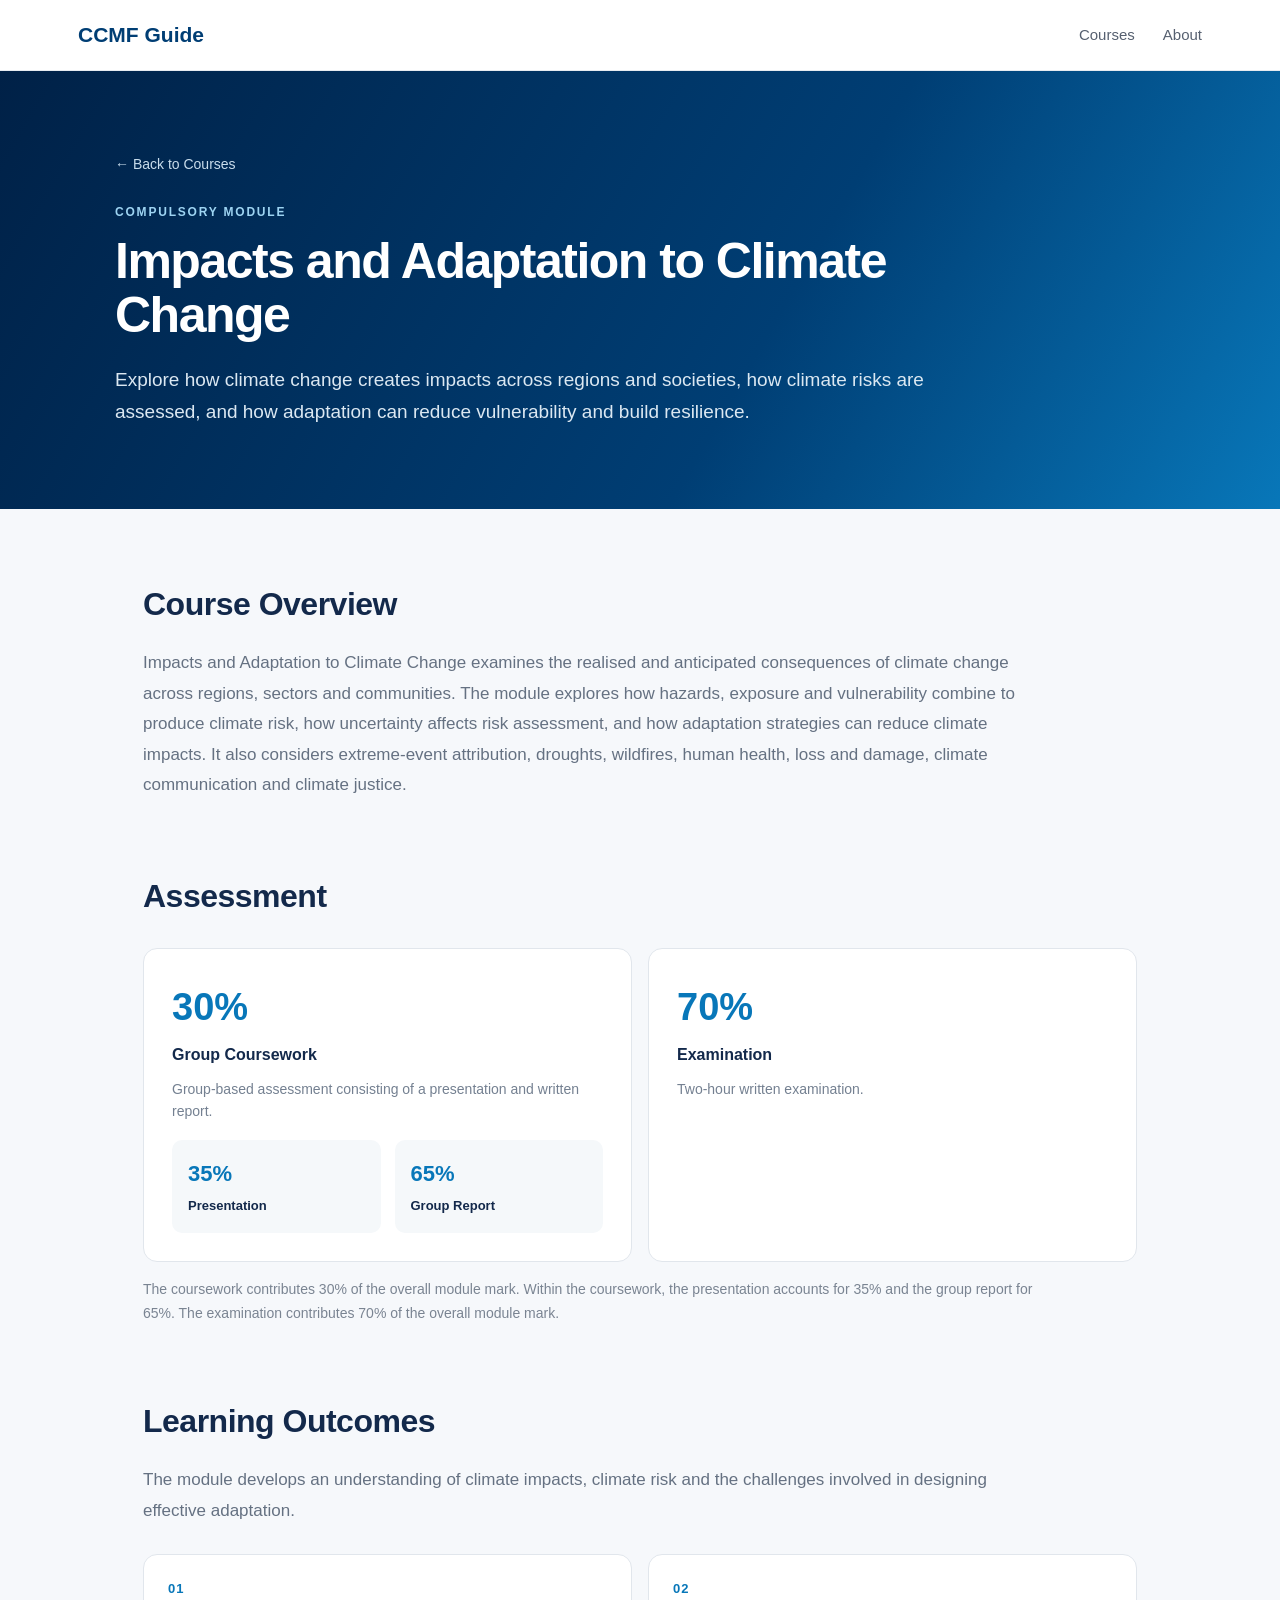
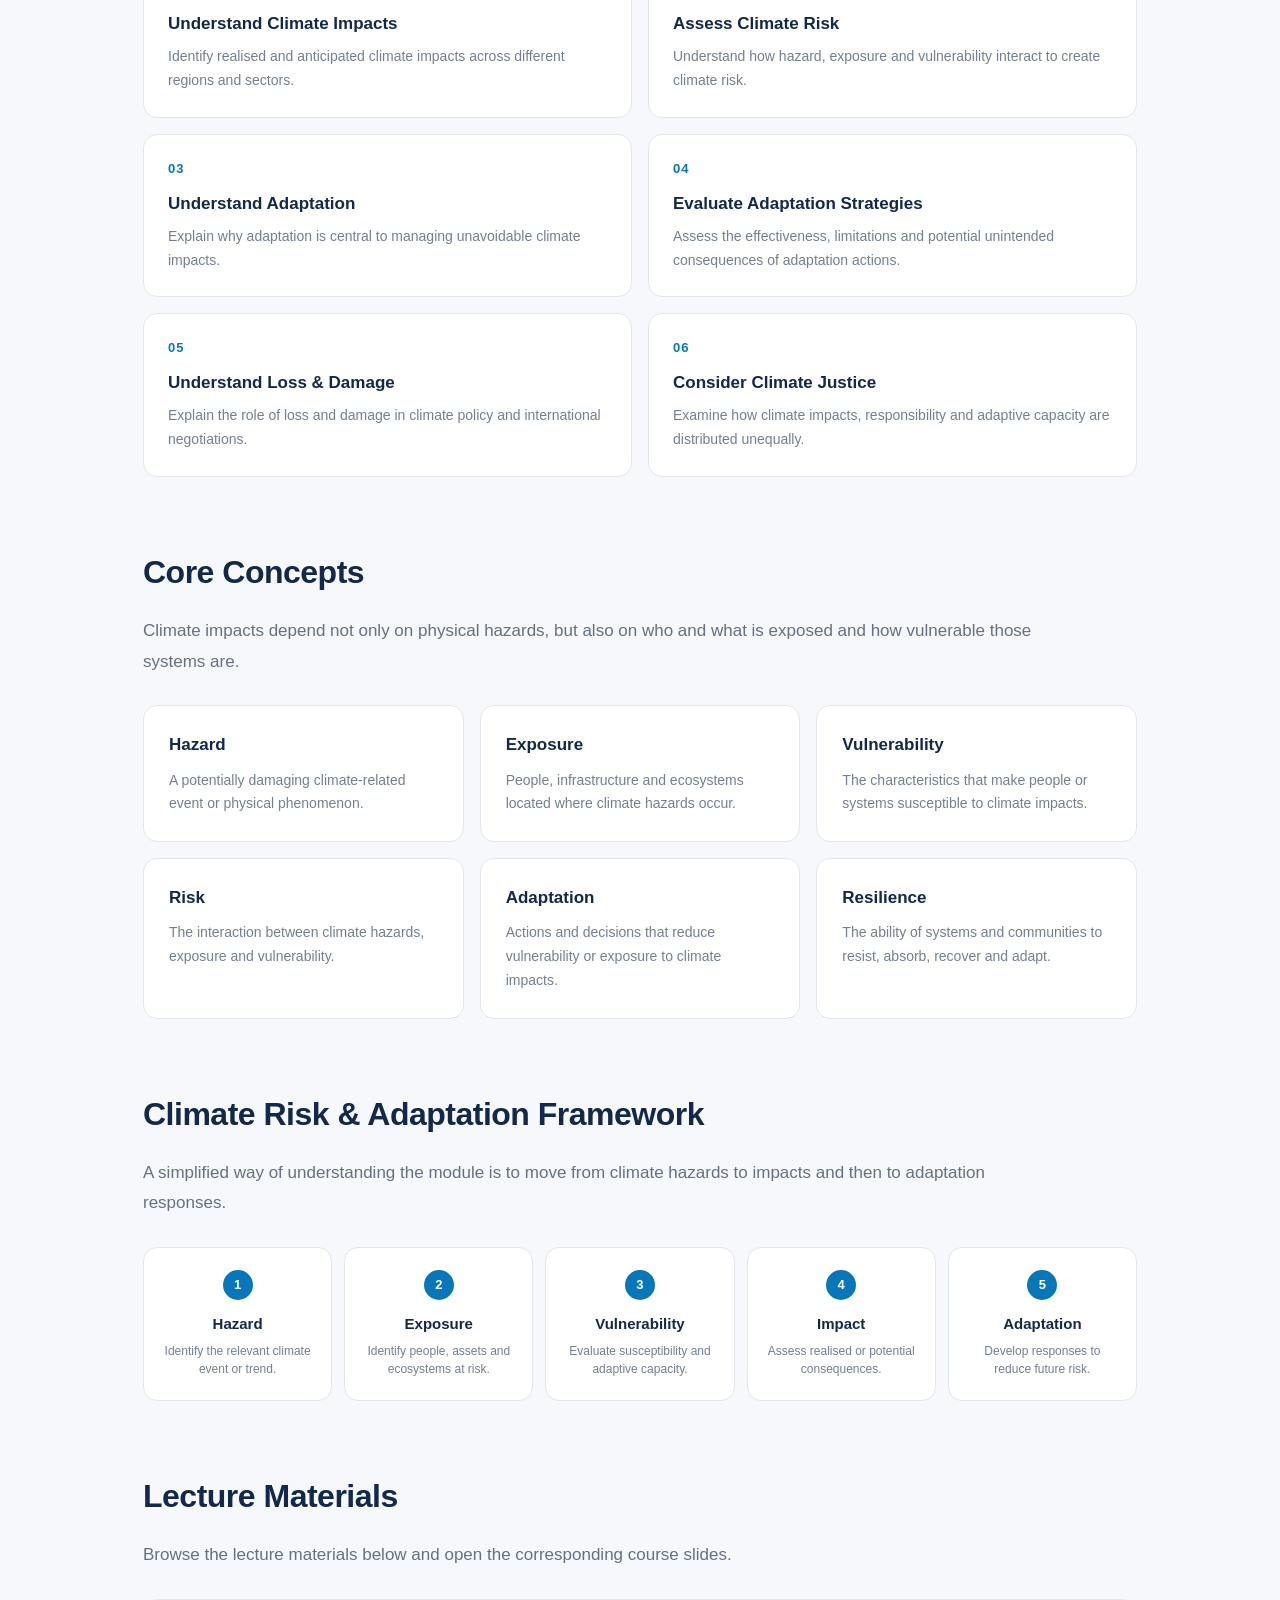
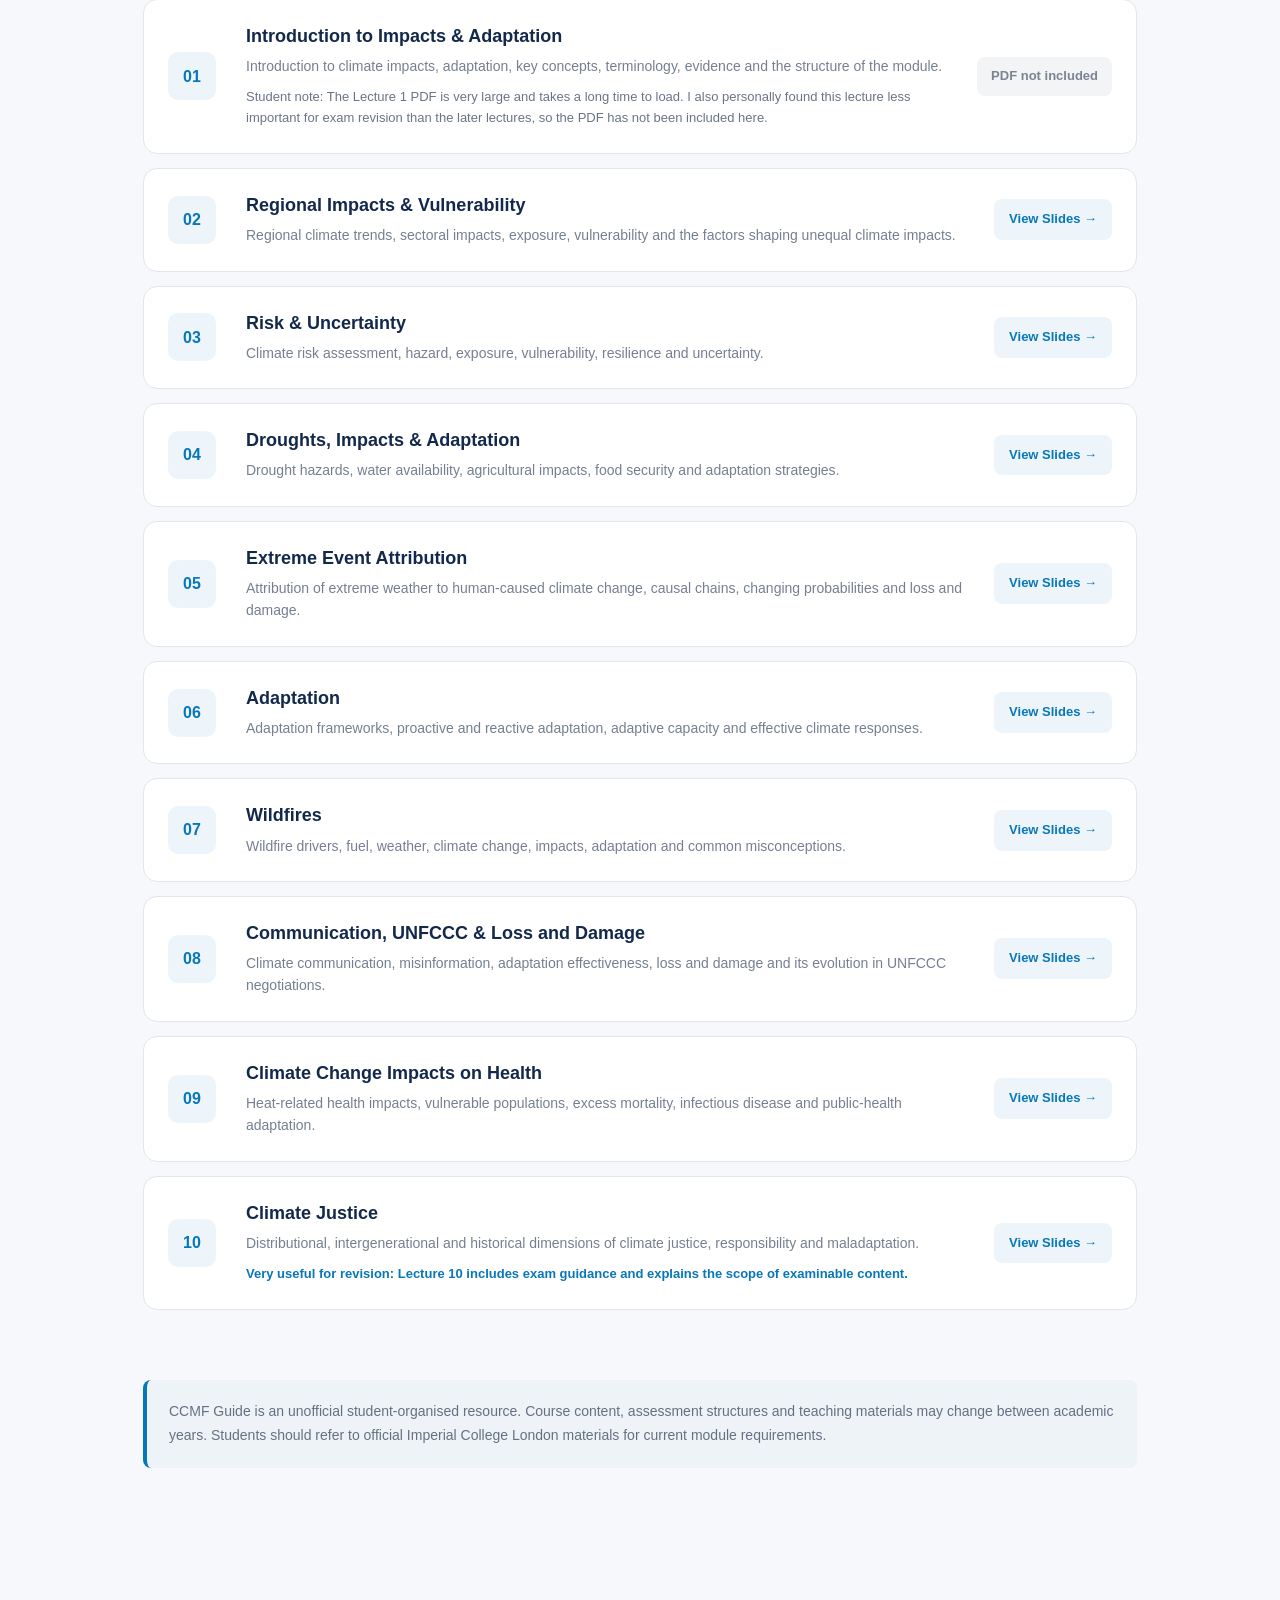
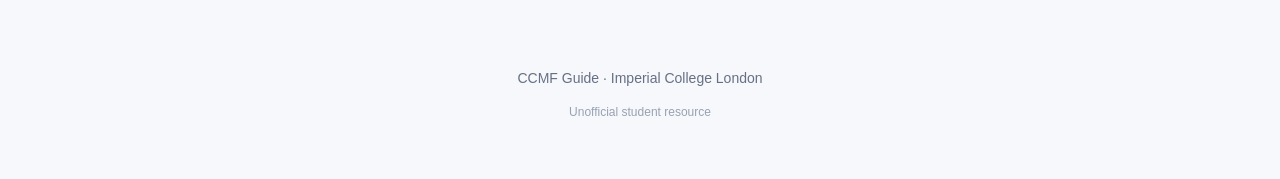
<file: impacts-adaptation-climate-change.html>
<!DOCTYPE html>
<html lang="en">

<head>

  <meta charset="UTF-8">

  <meta
    name="viewport"
    content="width=device-width, initial-scale=1.0"
  >

  <title>
    Impacts and Adaptation to Climate Change | CCMF Guide
  </title>

  <link
    rel="stylesheet"
    href="style.css"
  >


  <style>

    /* =========================
       HERO
    ========================== */

    .course-hero {
      background: linear-gradient(
        120deg,
        #002147,
        #003e74 60%,
        #0877b9
      );

      color: white;
      padding: 80px 28px;
    }


    .course-hero-inner {
      max-width: 1050px;
      margin: 0 auto;
    }


    .back-link {
      display: inline-block;
      margin-bottom: 28px;

      color: #c9ddec;
      font-size: 14px;
      text-decoration: none;
    }


    .back-link:hover {
      color: white;
    }


    .course-label {
      margin: 0 0 12px;

      color: #9dd4f2;

      font-size: 12px;
      font-weight: 700;

      letter-spacing: 1.8px;
      text-transform: uppercase;
    }


    .course-hero h1 {
      margin: 0 0 22px;

      max-width: 900px;

      font-size: 50px;
      line-height: 1.08;

      letter-spacing: -1.5px;
    }


    .course-subtitle {
      max-width: 830px;

      margin: 0;

      color: #dbe8f2;

      font-size: 19px;
      line-height: 1.7;
    }



    /* =========================
       MAIN
    ========================== */

    .course-container {
      max-width: 1050px;

      margin: 0 auto;

      padding: 70px 28px;
    }


    .course-section {
      margin-bottom: 70px;
    }


    .course-section h2 {
      margin: 0 0 18px;

      color: #13294b;

      font-size: 32px;

      letter-spacing: -0.5px;
    }


    .course-section > p {
      max-width: 900px;

      margin: 0;

      color: #657182;

      font-size: 17px;
      line-height: 1.8;
    }



    /* =========================
       ASSESSMENT
    ========================== */

    .assessment-grid {
      display: grid;

      grid-template-columns: repeat(2, 1fr);

      gap: 16px;

      margin-top: 26px;
    }


    .assessment-card {
      background: white;

      border: 1px solid #e1e6ec;

      border-radius: 14px;

      padding: 28px;
    }


    .assessment-value {
      margin-bottom: 4px;

      color: #0877b9;

      font-size: 38px;
      font-weight: 700;
    }


    .assessment-title {
      color: #13294b;

      font-size: 16px;
      font-weight: 600;
    }


    .assessment-card p {
      margin: 10px 0 0;

      color: #748091;

      font-size: 14px;
      line-height: 1.6;
    }


    .assessment-breakdown {
      display: grid;

      grid-template-columns: repeat(2, 1fr);

      gap: 14px;

      margin-top: 18px;
    }


    .breakdown-card {
      background: #f5f8fa;

      border-radius: 10px;

      padding: 16px;
    }


    .breakdown-value {
      color: #0877b9;

      font-size: 22px;
      font-weight: 700;

      margin-bottom: 5px;
    }


    .breakdown-title {
      color: #13294b;

      font-size: 13px;
      font-weight: 600;
    }


    .assessment-note {
      margin-top: 16px !important;

      color: #7a8492 !important;

      font-size: 14px !important;

      line-height: 1.7 !important;
    }



    /* =========================
       LEARNING OUTCOMES
    ========================== */

    .outcomes-grid {
      display: grid;

      grid-template-columns:
        repeat(2, 1fr);

      gap: 16px;

      margin-top: 28px;
    }


    .outcome-card {
      background: white;

      border: 1px solid #e1e6ec;

      border-radius: 14px;

      padding: 24px;
    }


    .outcome-number {
      margin-bottom: 10px;

      color: #0877b9;

      font-size: 13px;
      font-weight: 700;

      letter-spacing: 1px;
    }


    .outcome-card h3 {
      margin: 0 0 8px;

      color: #13294b;

      font-size: 17px;
    }


    .outcome-card p {
      margin: 0;

      color: #748091;

      font-size: 14px;

      line-height: 1.7;
    }



    /* =========================
       CORE CONCEPTS
    ========================== */

    .topic-grid {
      display: grid;

      grid-template-columns:
        repeat(3, 1fr);

      gap: 16px;

      margin-top: 28px;
    }


    .topic-card {
      padding: 25px;

      background: white;

      border: 1px solid #e1e6ec;

      border-radius: 14px;
    }


    .topic-card h3 {
      margin: 0 0 10px;

      color: #13294b;

      font-size: 17px;
    }


    .topic-card p {
      margin: 0;

      color: #748091;

      font-size: 14px;

      line-height: 1.7;
    }



    /* =========================
       RISK FRAMEWORK
    ========================== */

    .workflow {
      display: grid;

      grid-template-columns:
        repeat(5, 1fr);

      gap: 12px;

      margin-top: 28px;
    }


    .workflow-step {
      padding: 22px 16px;

      background: white;

      border: 1px solid #e1e6ec;

      border-radius: 14px;

      text-align: center;
    }


    .workflow-number {
      width: 30px;
      height: 30px;

      margin: 0 auto 12px;

      display: flex;

      align-items: center;
      justify-content: center;

      border-radius: 50%;

      background: #0877b9;

      color: white;

      font-size: 13px;
      font-weight: 700;
    }


    .workflow-step h3 {
      margin: 0 0 6px;

      color: #13294b;

      font-size: 15px;
    }


    .workflow-step p {
      margin: 0;

      color: #748091;

      font-size: 12px;

      line-height: 1.5;
    }



    /* =========================
       LECTURES
    ========================== */

    .lecture-list {
      display: flex;

      flex-direction: column;

      gap: 14px;

      margin-top: 28px;
    }


    .lecture {
      display: grid;

      grid-template-columns:
        58px 1fr auto;

      align-items: center;

      gap: 20px;

      padding: 24px;

      background: white;

      border: 1px solid #e1e6ec;

      border-radius: 14px;

      transition:
        transform 0.2s ease,
        box-shadow 0.2s ease,
        border-color 0.2s ease;
    }


    .lecture:hover {
      transform: translateY(-2px);

      border-color: #c8d7e4;

      box-shadow:
        0 10px 26px
        rgba(20, 50, 80, 0.08);
    }


    .lecture-number {
      width: 48px;
      height: 48px;

      display: flex;

      align-items: center;
      justify-content: center;

      border-radius: 10px;

      background: #edf5fa;

      color: #0877b9;

      font-weight: 700;
    }


    .lecture h3 {
      margin: 0 0 6px;

      color: #13294b;

      font-size: 18px;
      line-height: 1.4;
    }


    .lecture p {
      margin: 0;

      color: #748091;

      font-size: 14px;
      line-height: 1.6;
    }



    /* =========================
       STUDENT NOTES
    ========================== */

    .lecture-note {
      margin-top: 10px !important;

      color: #0877b9 !important;

      font-size: 13px !important;

      font-weight: 600;

      line-height: 1.6;
    }


    .lecture-note-secondary {
      margin-top: 10px !important;

      color: #697586 !important;

      font-size: 13px !important;

      font-weight: 500;

      line-height: 1.6;
    }



    /* =========================
       BUTTONS
    ========================== */

    .slide-button {
      display: inline-block;

      padding: 10px 15px;

      border-radius: 8px;

      background: #edf5fa;

      color: #0877b9;

      font-size: 13px;
      font-weight: 600;

      text-decoration: none;

      white-space: nowrap;

      transition:
        background 0.2s ease,
        color 0.2s ease;
    }


    .slide-button:hover {
      background: #0877b9;
      color: white;
    }


    .presentation-label {
      display: inline-block;

      padding: 9px 14px;

      border-radius: 8px;

      background: #f3f4f6;

      color: #7a8492;

      font-size: 13px;
      font-weight: 600;

      white-space: nowrap;
    }



    /* =========================
       COURSE NOTE
    ========================== */

    .course-note {
      padding: 20px 22px;

      background: #eef3f7;

      border-left: 4px solid #0877b9;

      border-radius: 8px;

      color: #657182;

      font-size: 14px;

      line-height: 1.7;
    }



    /* =========================
       RESPONSIVE
    ========================== */

    @media (max-width: 900px) {

      .topic-grid {
        grid-template-columns: 1fr;
      }


      .workflow {
        grid-template-columns:
          repeat(2, 1fr);
      }

    }


    @media (max-width: 760px) {

      .course-hero h1 {
        font-size: 39px;
      }


      .course-subtitle {
        font-size: 17px;
      }


      .assessment-grid {
        grid-template-columns: 1fr;
      }


      .assessment-breakdown {
        grid-template-columns: 1fr;
      }


      .outcomes-grid {
        grid-template-columns: 1fr;
      }


      .lecture {
        grid-template-columns:
          50px 1fr;
      }


      .slide-button,
      .presentation-label {
        grid-column: 2;

        width: fit-content;

        margin-top: 4px;
      }


      .workflow {
        grid-template-columns: 1fr;
      }

    }

  </style>

</head>



<body>



  <!-- =========================
       NAVIGATION
  ========================== -->

  <header class="navbar">

    <div class="nav-container">

      <a
        href="index.html"
        class="logo"
      >
        CCMF Guide
      </a>


      <nav>

        <a href="index.html#courses">
          Courses
        </a>

        <a href="index.html#about">
          About
        </a>

      </nav>

    </div>

  </header>



  <!-- =========================
       HERO
  ========================== -->

  <section class="course-hero">

    <div class="course-hero-inner">

      <a
        href="index.html"
        class="back-link"
      >
        ← Back to Courses
      </a>


      <p class="course-label">
        Compulsory Module
      </p>


      <h1>
        Impacts and Adaptation to Climate Change
      </h1>


      <p class="course-subtitle">

        Explore how climate change creates impacts
        across regions and societies,
        how climate risks are assessed,
        and how adaptation can reduce vulnerability
        and build resilience.

      </p>

    </div>

  </section>



  <main class="course-container">



    <!-- =========================
         COURSE OVERVIEW
    ========================== -->

    <section class="course-section">

      <h2>
        Course Overview
      </h2>


      <p>

        Impacts and Adaptation to Climate Change examines
        the realised and anticipated consequences
        of climate change across regions,
        sectors and communities.

        The module explores how hazards,
        exposure and vulnerability combine
        to produce climate risk,
        how uncertainty affects risk assessment,
        and how adaptation strategies
        can reduce climate impacts.

        It also considers extreme-event attribution,
        droughts,
        wildfires,
        human health,
        loss and damage,
        climate communication
        and climate justice.

      </p>

    </section>



    <!-- =========================
         ASSESSMENT
    ========================== -->

    <section class="course-section">

      <h2>
        Assessment
      </h2>


      <div class="assessment-grid">



        <!-- COURSEWORK -->

        <div class="assessment-card">

          <div class="assessment-value">
            30%
          </div>


          <div class="assessment-title">
            Group Coursework
          </div>


          <p>
            Group-based assessment consisting
            of a presentation
            and written report.
          </p>


          <div class="assessment-breakdown">


            <div class="breakdown-card">

              <div class="breakdown-value">
                35%
              </div>


              <div class="breakdown-title">
                Presentation
              </div>

            </div>



            <div class="breakdown-card">

              <div class="breakdown-value">
                65%
              </div>


              <div class="breakdown-title">
                Group Report
              </div>

            </div>


          </div>

        </div>



        <!-- EXAM -->

        <div class="assessment-card">

          <div class="assessment-value">
            70%
          </div>


          <div class="assessment-title">
            Examination
          </div>


          <p>
            Two-hour written examination.
          </p>

        </div>


      </div>


      <p class="assessment-note">

        The coursework contributes 30% of the overall module mark.
        Within the coursework,
        the presentation accounts for 35%
        and the group report for 65%.

        The examination contributes 70%
        of the overall module mark.

      </p>

    </section>



    <!-- =========================
         LEARNING OUTCOMES
    ========================== -->

    <section class="course-section">

      <h2>
        Learning Outcomes
      </h2>


      <p>

        The module develops an understanding
        of climate impacts,
        climate risk
        and the challenges involved
        in designing effective adaptation.

      </p>


      <div class="outcomes-grid">



        <div class="outcome-card">

          <div class="outcome-number">
            01
          </div>


          <h3>
            Understand Climate Impacts
          </h3>


          <p>
            Identify realised
            and anticipated climate impacts
            across different regions
            and sectors.
          </p>

        </div>



        <div class="outcome-card">

          <div class="outcome-number">
            02
          </div>


          <h3>
            Assess Climate Risk
          </h3>


          <p>
            Understand how hazard,
            exposure
            and vulnerability interact
            to create climate risk.
          </p>

        </div>



        <div class="outcome-card">

          <div class="outcome-number">
            03
          </div>


          <h3>
            Understand Adaptation
          </h3>


          <p>
            Explain why adaptation
            is central to managing
            unavoidable climate impacts.
          </p>

        </div>



        <div class="outcome-card">

          <div class="outcome-number">
            04
          </div>


          <h3>
            Evaluate Adaptation Strategies
          </h3>


          <p>
            Assess the effectiveness,
            limitations
            and potential unintended consequences
            of adaptation actions.
          </p>

        </div>



        <div class="outcome-card">

          <div class="outcome-number">
            05
          </div>


          <h3>
            Understand Loss &amp; Damage
          </h3>


          <p>
            Explain the role
            of loss and damage
            in climate policy
            and international negotiations.
          </p>

        </div>



        <div class="outcome-card">

          <div class="outcome-number">
            06
          </div>


          <h3>
            Consider Climate Justice
          </h3>


          <p>
            Examine how climate impacts,
            responsibility
            and adaptive capacity
            are distributed unequally.
          </p>

        </div>



      </div>

    </section>



    <!-- =========================
         CORE CONCEPTS
    ========================== -->

    <section class="course-section">

      <h2>
        Core Concepts
      </h2>


      <p>

        Climate impacts depend not only
        on physical hazards,
        but also on who and what is exposed
        and how vulnerable those systems are.

      </p>


      <div class="topic-grid">



        <div class="topic-card">

          <h3>
            Hazard
          </h3>


          <p>
            A potentially damaging
            climate-related event
            or physical phenomenon.
          </p>

        </div>



        <div class="topic-card">

          <h3>
            Exposure
          </h3>


          <p>
            People,
            infrastructure
            and ecosystems located
            where climate hazards occur.
          </p>

        </div>



        <div class="topic-card">

          <h3>
            Vulnerability
          </h3>


          <p>
            The characteristics
            that make people
            or systems susceptible
            to climate impacts.
          </p>

        </div>



        <div class="topic-card">

          <h3>
            Risk
          </h3>


          <p>
            The interaction
            between climate hazards,
            exposure
            and vulnerability.
          </p>

        </div>



        <div class="topic-card">

          <h3>
            Adaptation
          </h3>


          <p>
            Actions and decisions
            that reduce vulnerability
            or exposure
            to climate impacts.
          </p>

        </div>



        <div class="topic-card">

          <h3>
            Resilience
          </h3>


          <p>
            The ability of systems
            and communities
            to resist,
            absorb,
            recover
            and adapt.
          </p>

        </div>



      </div>

    </section>



    <!-- =========================
         RISK FRAMEWORK
    ========================== -->

    <section class="course-section">

      <h2>
        Climate Risk &amp; Adaptation Framework
      </h2>


      <p>

        A simplified way of understanding
        the module is to move
        from climate hazards
        to impacts
        and then to adaptation responses.

      </p>


      <div class="workflow">



        <div class="workflow-step">

          <div class="workflow-number">
            1
          </div>


          <h3>
            Hazard
          </h3>


          <p>
            Identify the relevant
            climate event or trend.
          </p>

        </div>



        <div class="workflow-step">

          <div class="workflow-number">
            2
          </div>


          <h3>
            Exposure
          </h3>


          <p>
            Identify people,
            assets
            and ecosystems at risk.
          </p>

        </div>



        <div class="workflow-step">

          <div class="workflow-number">
            3
          </div>


          <h3>
            Vulnerability
          </h3>


          <p>
            Evaluate susceptibility
            and adaptive capacity.
          </p>

        </div>



        <div class="workflow-step">

          <div class="workflow-number">
            4
          </div>


          <h3>
            Impact
          </h3>


          <p>
            Assess realised
            or potential consequences.
          </p>

        </div>



        <div class="workflow-step">

          <div class="workflow-number">
            5
          </div>


          <h3>
            Adaptation
          </h3>


          <p>
            Develop responses
            to reduce future risk.
          </p>

        </div>



      </div>

    </section>



    <!-- =========================
         LECTURE MATERIALS
    ========================== -->

    <section class="course-section">

      <h2>
        Lecture Materials
      </h2>


      <p>

        Browse the lecture materials below
        and open the corresponding course slides.

      </p>


      <div class="lecture-list">



        <!-- =========================
             LECTURE 01
        ========================== -->

        <div class="lecture">

          <div class="lecture-number">
            01
          </div>


          <div>

            <h3>
              Introduction to Impacts &amp; Adaptation
            </h3>


            <p>
              Introduction to climate impacts,
              adaptation,
              key concepts,
              terminology,
              evidence
              and the structure of the module.
            </p>


            <p class="lecture-note-secondary">
              Student note: The Lecture 1 PDF is very large
              and takes a long time to load.
              I also personally found this lecture less important
              for exam revision than the later lectures,
              so the PDF has not been included here.
            </p>

          </div>


          <span class="presentation-label">
            PDF not included
          </span>

        </div>



        <!-- =========================
             LECTURE 02
        ========================== -->

        <div class="lecture">

          <div class="lecture-number">
            02
          </div>


          <div>

            <h3>
              Regional Impacts &amp; Vulnerability
            </h3>


            <p>
              Regional climate trends,
              sectoral impacts,
              exposure,
              vulnerability
              and the factors shaping unequal climate impacts.
            </p>

          </div>


          <a
            class="slide-button"
            href="slides/ia/2_regional_sectorial_impacts_2025_oct.pdf"
            target="_blank"
            rel="noopener noreferrer"
          >
            View Slides →
          </a>

        </div>



        <!-- =========================
             LECTURE 03
        ========================== -->

        <div class="lecture">

          <div class="lecture-number">
            03
          </div>


          <div>

            <h3>
              Risk &amp; Uncertainty
            </h3>


            <p>
              Climate risk assessment,
              hazard,
              exposure,
              vulnerability,
              resilience
              and uncertainty.
            </p>

          </div>


          <a
            class="slide-button"
            href="slides/ia/3_risk_assessment%20(1).pdf"
            target="_blank"
            rel="noopener noreferrer"
          >
            View Slides →
          </a>

        </div>



        <!-- =========================
             LECTURE 04
        ========================== -->

        <div class="lecture">

          <div class="lecture-number">
            04
          </div>


          <div>

            <h3>
              Droughts, Impacts &amp; Adaptation
            </h3>


            <p>
              Drought hazards,
              water availability,
              agricultural impacts,
              food security
              and adaptation strategies.
            </p>

          </div>


          <a
            class="slide-button"
            href="slides/ia/4_Lecture_Thursday_October30_2025%20(1).pdf"
            target="_blank"
            rel="noopener noreferrer"
          >
            View Slides →
          </a>

        </div>



        <!-- =========================
             LECTURE 05
        ========================== -->

        <div class="lecture">

          <div class="lecture-number">
            05
          </div>


          <div>

            <h3>
              Extreme Event Attribution
            </h3>


            <p>
              Attribution of extreme weather
              to human-caused climate change,
              causal chains,
              changing probabilities
              and loss and damage.
            </p>

          </div>


          <a
            class="slide-button"
            href="slides/ia/5_attribution.pdf"
            target="_blank"
            rel="noopener noreferrer"
          >
            View Slides →
          </a>

        </div>



        <!-- =========================
             LECTURE 06
        ========================== -->

        <div class="lecture">

          <div class="lecture-number">
            06
          </div>


          <div>

            <h3>
              Adaptation
            </h3>


            <p>
              Adaptation frameworks,
              proactive and reactive adaptation,
              adaptive capacity
              and effective climate responses.
            </p>

          </div>


          <a
            class="slide-button"
            href="slides/ia/6_adaptation.pdf"
            target="_blank"
            rel="noopener noreferrer"
          >
            View Slides →
          </a>

        </div>



        <!-- =========================
             LECTURE 07
        ========================== -->

        <div class="lecture">

          <div class="lecture-number">
            07
          </div>


          <div>

            <h3>
              Wildfires
            </h3>


            <p>
              Wildfire drivers,
              fuel,
              weather,
              climate change,
              impacts,
              adaptation
              and common misconceptions.
            </p>

          </div>


          <a
            class="slide-button"
            href="slides/ia/7_wildfires.pdf"
            target="_blank"
            rel="noopener noreferrer"
          >
            View Slides →
          </a>

        </div>



        <!-- =========================
             LECTURE 08
        ========================== -->

        <div class="lecture">

          <div class="lecture-number">
            08
          </div>


          <div>

            <h3>
              Communication, UNFCCC &amp; Loss and Damage
            </h3>


            <p>
              Climate communication,
              misinformation,
              adaptation effectiveness,
              loss and damage
              and its evolution in UNFCCC negotiations.
            </p>

          </div>


          <a
            class="slide-button"
            href="slides/ia/8_UNFCCC_LD_Comms%20(1).pdf"
            target="_blank"
            rel="noopener noreferrer"
          >
            View Slides →
          </a>

        </div>



        <!-- =========================
             LECTURE 09
        ========================== -->

        <div class="lecture">

          <div class="lecture-number">
            09
          </div>


          <div>

            <h3>
              Climate Change Impacts on Health
            </h3>


            <p>
              Heat-related health impacts,
              vulnerable populations,
              excess mortality,
              infectious disease
              and public-health adaptation.
            </p>

          </div>


          <a
            class="slide-button"
            href="slides/ia/9_health_part1%20(1).pdf"
            target="_blank"
            rel="noopener noreferrer"
          >
            View Slides →
          </a>

        </div>



        <!-- =========================
             LECTURE 10
        ========================== -->

        <div class="lecture">

          <div class="lecture-number">
            10
          </div>


          <div>

            <h3>
              Climate Justice
            </h3>


            <p>
              Distributional,
              intergenerational
              and historical dimensions of climate justice,
              responsibility
              and maladaptation.
            </p>


            <p class="lecture-note">
              Very useful for revision:
              Lecture 10 includes exam guidance
              and explains the scope of examinable content.
            </p>

          </div>


          <a
            class="slide-button"
            href="slides/ia/10_justice_nov25.pdf"
            target="_blank"
            rel="noopener noreferrer"
          >
            View Slides →
          </a>

        </div>



      </div>

    </section>



    <!-- =========================
         DISCLAIMER
    ========================== -->

    <section class="course-section">

      <div class="course-note">

        CCMF Guide is an unofficial student-organised resource.

        Course content,
        assessment structures
        and teaching materials may change
        between academic years.

        Students should refer to official
        Imperial College London materials
        for current module requirements.

      </div>

    </section>



  </main>



  <!-- =========================
       FOOTER
  ========================== -->

  <footer>

    <p>
      CCMF Guide · Imperial College London
    </p>


    <p class="disclaimer">
      Unofficial student resource
    </p>

  </footer>


</body>

</html>
</file>
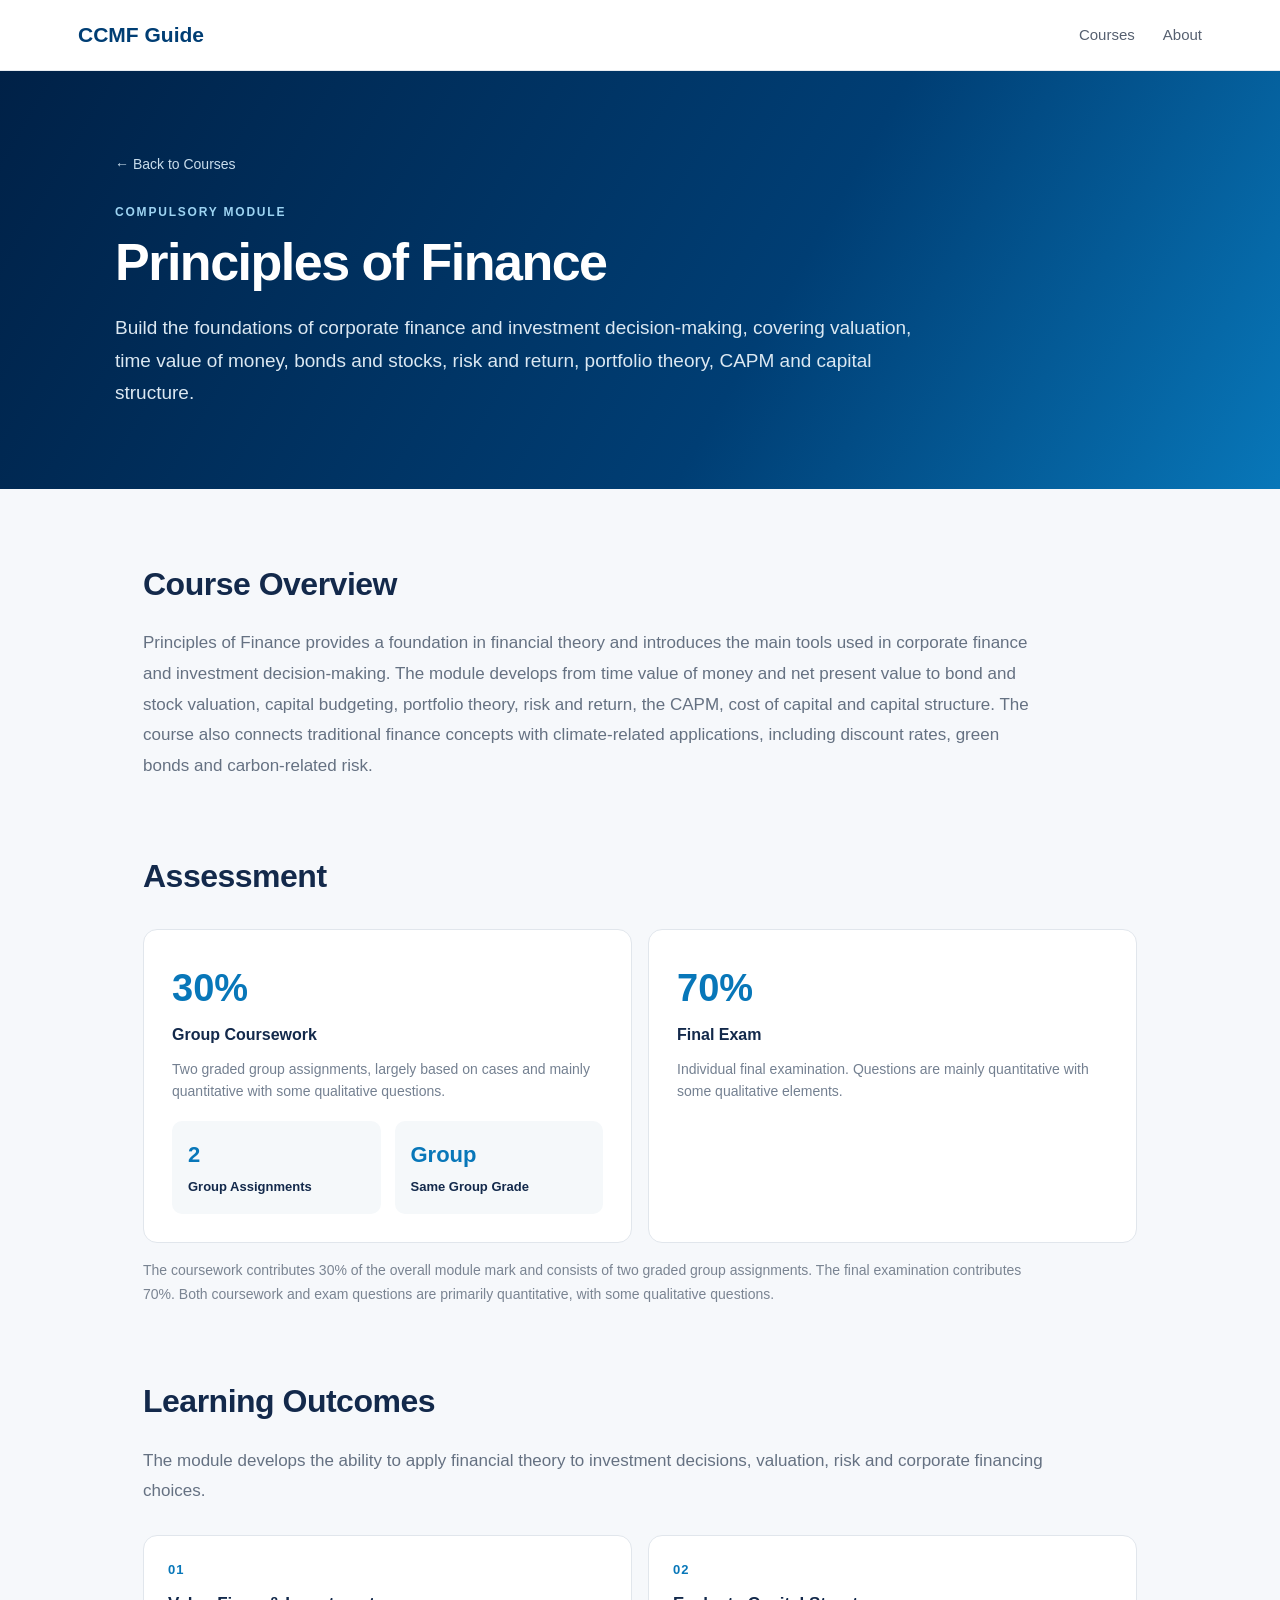
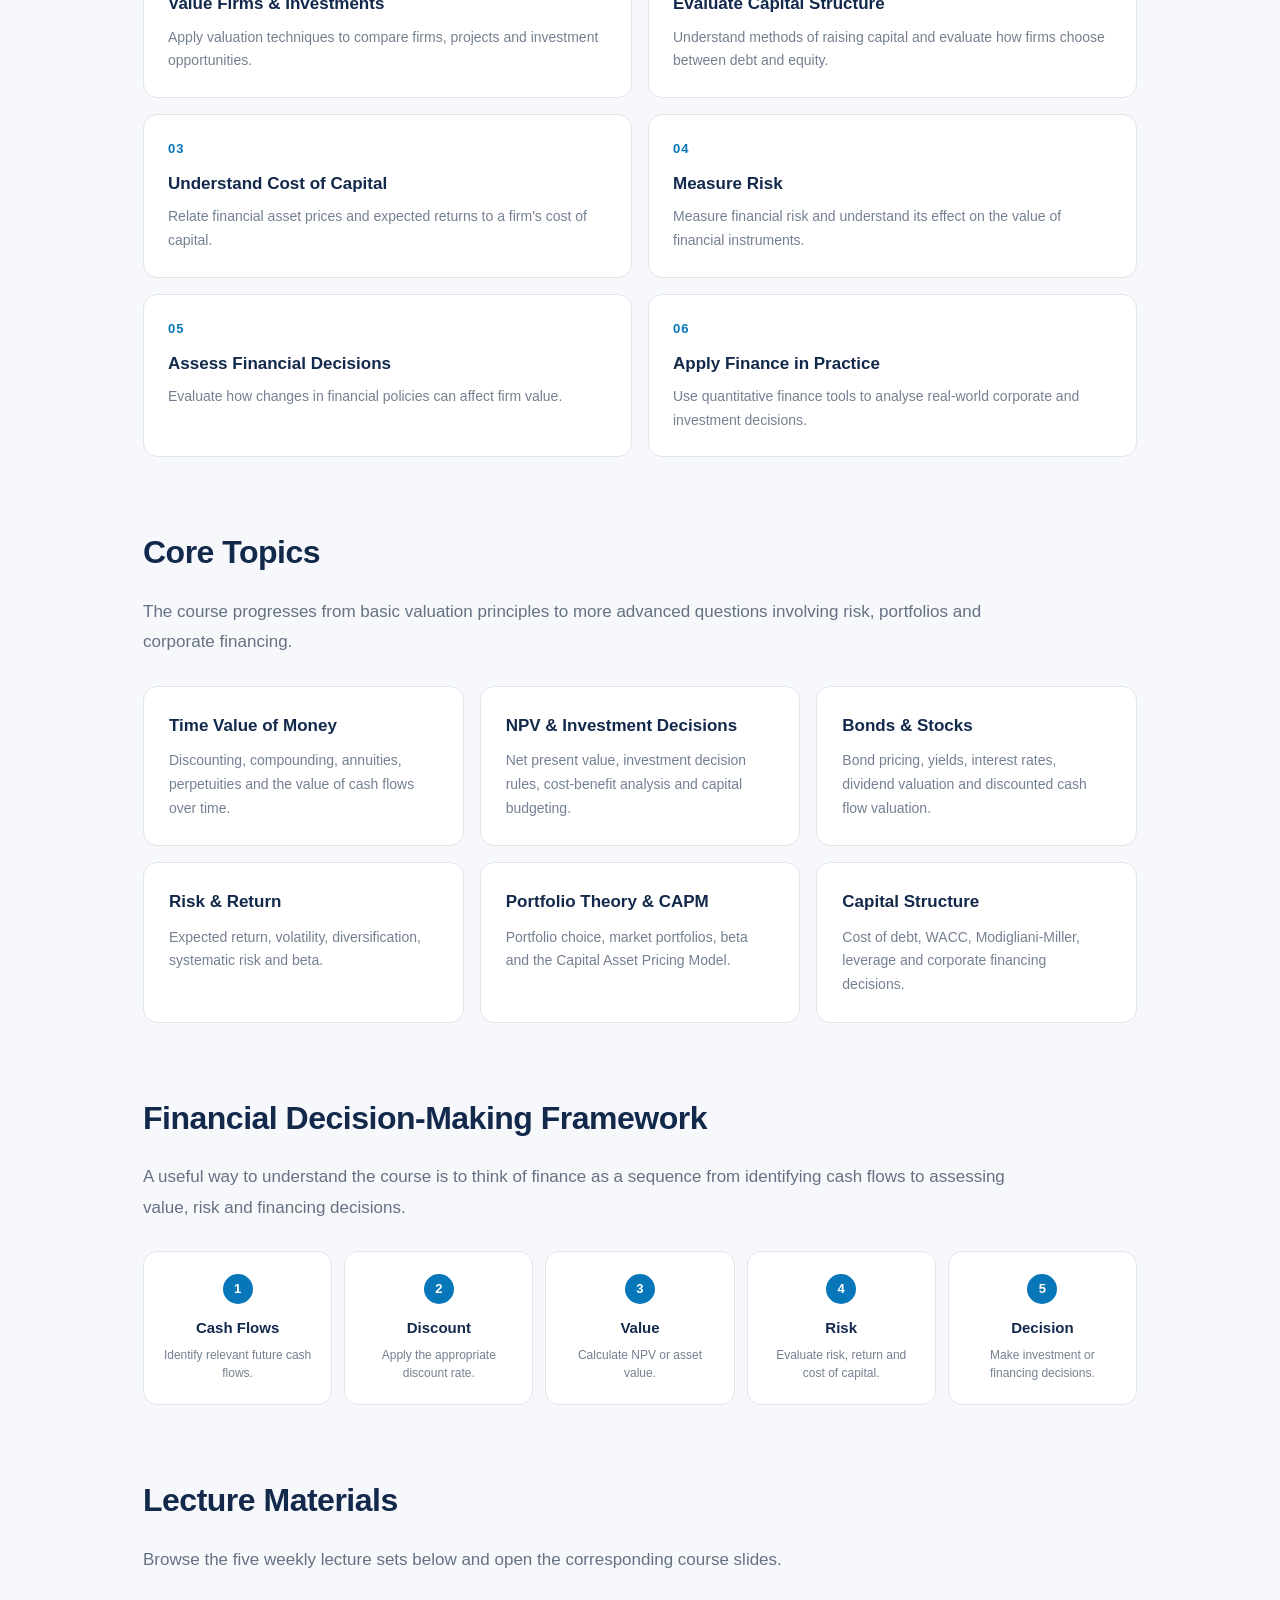
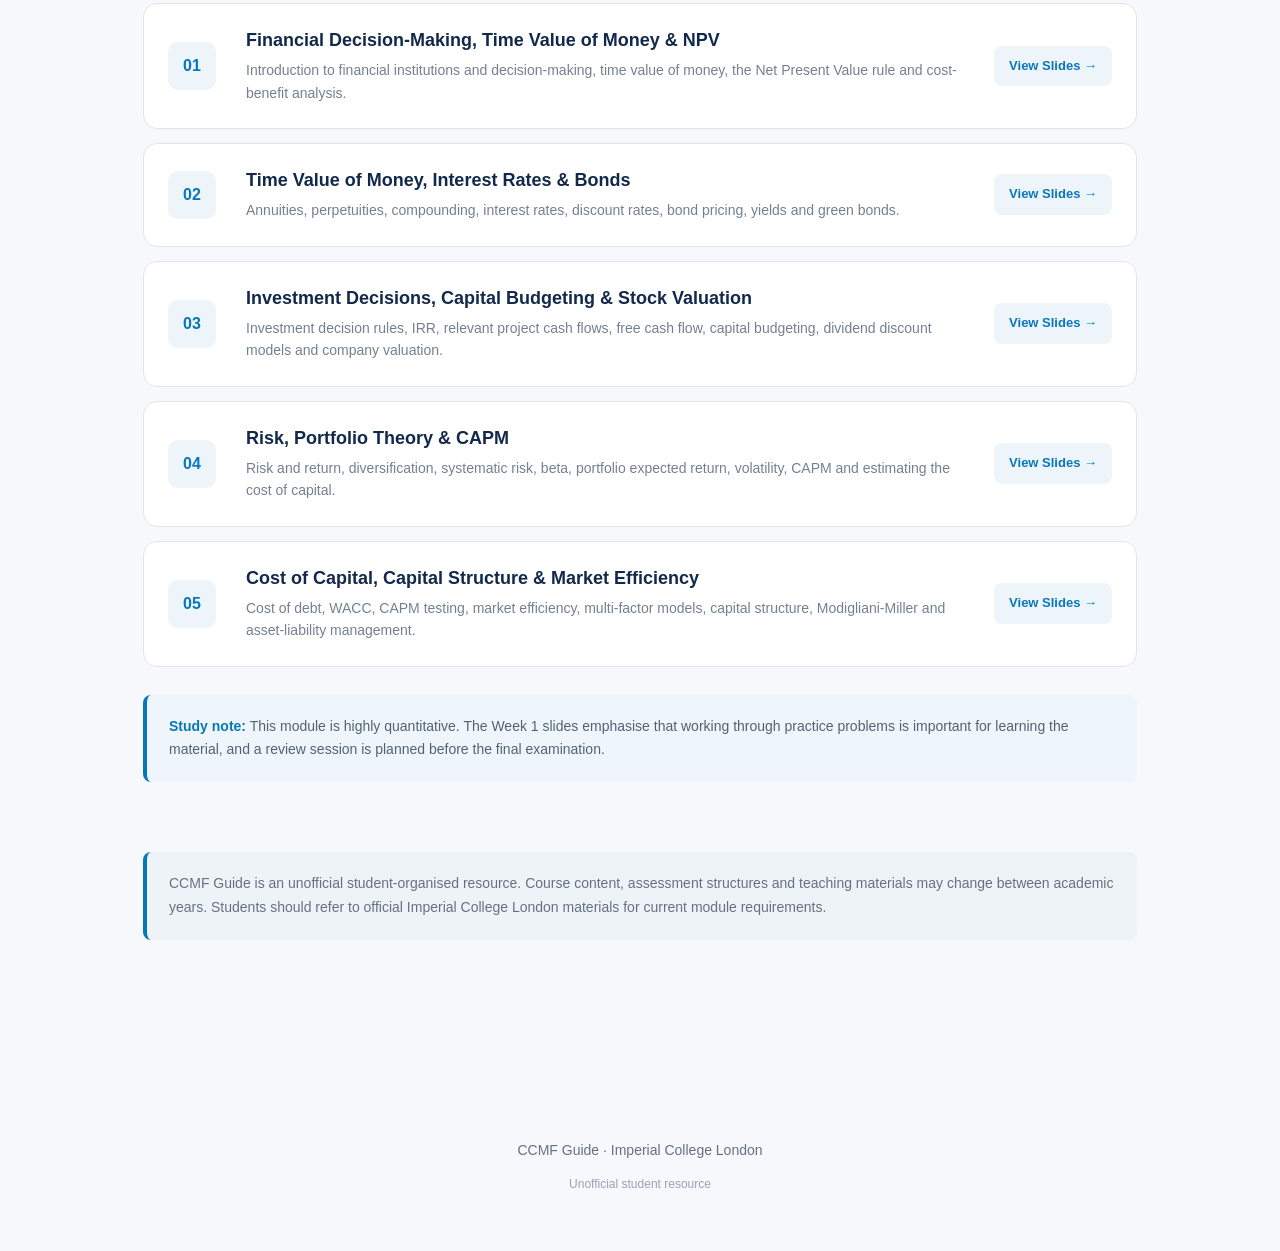
<file: principles-of-finance.html>
<!DOCTYPE html>
<html lang="en">

<head>

  <meta charset="UTF-8">

  <meta
    name="viewport"
    content="width=device-width, initial-scale=1.0"
  >

  <title>
    Principles of Finance | CCMF Guide
  </title>

  <link
    rel="stylesheet"
    href="style.css"
  >


  <style>

    /* =========================
       HERO
    ========================== */

    .course-hero {
      background: linear-gradient(
        120deg,
        #002147,
        #003e74 60%,
        #0877b9
      );

      color: white;
      padding: 80px 28px;
    }


    .course-hero-inner {
      max-width: 1050px;
      margin: 0 auto;
    }


    .back-link {
      display: inline-block;

      margin-bottom: 28px;

      color: #c9ddec;

      font-size: 14px;

      text-decoration: none;
    }


    .back-link:hover {
      color: white;
    }


    .course-label {
      margin: 0 0 12px;

      color: #9dd4f2;

      font-size: 12px;
      font-weight: 700;

      letter-spacing: 1.8px;

      text-transform: uppercase;
    }


    .course-hero h1 {
      margin: 0 0 22px;

      max-width: 900px;

      font-size: 52px;

      line-height: 1.08;

      letter-spacing: -1.5px;
    }


    .course-subtitle {
      max-width: 830px;

      margin: 0;

      color: #dbe8f2;

      font-size: 19px;

      line-height: 1.7;
    }



    /* =========================
       MAIN
    ========================== */

    .course-container {
      max-width: 1050px;

      margin: 0 auto;

      padding: 70px 28px;
    }


    .course-section {
      margin-bottom: 70px;
    }


    .course-section h2 {
      margin: 0 0 18px;

      color: #13294b;

      font-size: 32px;

      letter-spacing: -0.5px;
    }


    .course-section > p {
      max-width: 900px;

      margin: 0;

      color: #657182;

      font-size: 17px;

      line-height: 1.8;
    }



    /* =========================
       ASSESSMENT
    ========================== */

    .assessment-grid {
      display: grid;

      grid-template-columns: repeat(2, 1fr);

      gap: 16px;

      margin-top: 26px;
    }


    .assessment-card {
      background: white;

      border: 1px solid #e1e6ec;

      border-radius: 14px;

      padding: 28px;
    }


    .assessment-value {
      margin-bottom: 4px;

      color: #0877b9;

      font-size: 38px;

      font-weight: 700;
    }


    .assessment-title {
      color: #13294b;

      font-size: 16px;

      font-weight: 600;
    }


    .assessment-card p {
      margin: 10px 0 0;

      color: #748091;

      font-size: 14px;

      line-height: 1.6;
    }


    .assessment-breakdown {
      display: grid;

      grid-template-columns: repeat(2, 1fr);

      gap: 14px;

      margin-top: 18px;
    }


    .breakdown-card {
      padding: 16px;

      background: #f5f8fa;

      border-radius: 10px;
    }


    .breakdown-value {
      margin-bottom: 5px;

      color: #0877b9;

      font-size: 22px;

      font-weight: 700;
    }


    .breakdown-title {
      color: #13294b;

      font-size: 13px;

      font-weight: 600;
    }


    .assessment-note {
      margin-top: 16px !important;

      color: #7a8492 !important;

      font-size: 14px !important;

      line-height: 1.7 !important;
    }



    /* =========================
       LEARNING OUTCOMES
    ========================== */

    .outcomes-grid {
      display: grid;

      grid-template-columns:
        repeat(2, 1fr);

      gap: 16px;

      margin-top: 28px;
    }


    .outcome-card {
      padding: 24px;

      background: white;

      border: 1px solid #e1e6ec;

      border-radius: 14px;
    }


    .outcome-number {
      margin-bottom: 10px;

      color: #0877b9;

      font-size: 13px;

      font-weight: 700;

      letter-spacing: 1px;
    }


    .outcome-card h3 {
      margin: 0 0 8px;

      color: #13294b;

      font-size: 17px;
    }


    .outcome-card p {
      margin: 0;

      color: #748091;

      font-size: 14px;

      line-height: 1.7;
    }



    /* =========================
       CORE TOPICS
    ========================== */

    .topic-grid {
      display: grid;

      grid-template-columns:
        repeat(3, 1fr);

      gap: 16px;

      margin-top: 28px;
    }


    .topic-card {
      padding: 25px;

      background: white;

      border: 1px solid #e1e6ec;

      border-radius: 14px;
    }


    .topic-card h3 {
      margin: 0 0 10px;

      color: #13294b;

      font-size: 17px;
    }


    .topic-card p {
      margin: 0;

      color: #748091;

      font-size: 14px;

      line-height: 1.7;
    }



    /* =========================
       FINANCE WORKFLOW
    ========================== */

    .workflow {
      display: grid;

      grid-template-columns:
        repeat(5, 1fr);

      gap: 12px;

      margin-top: 28px;
    }


    .workflow-step {
      padding: 22px 16px;

      background: white;

      border: 1px solid #e1e6ec;

      border-radius: 14px;

      text-align: center;
    }


    .workflow-number {
      display: flex;

      align-items: center;

      justify-content: center;

      width: 30px;

      height: 30px;

      margin: 0 auto 12px;

      background: #0877b9;

      border-radius: 50%;

      color: white;

      font-size: 13px;

      font-weight: 700;
    }


    .workflow-step h3 {
      margin: 0 0 6px;

      color: #13294b;

      font-size: 15px;
    }


    .workflow-step p {
      margin: 0;

      color: #748091;

      font-size: 12px;

      line-height: 1.5;
    }



    /* =========================
       LECTURES
    ========================== */

    .lecture-list {
      display: flex;

      flex-direction: column;

      gap: 14px;

      margin-top: 28px;
    }


    .lecture {
      display: grid;

      grid-template-columns:
        58px 1fr auto;

      align-items: center;

      gap: 20px;

      padding: 24px;

      background: white;

      border: 1px solid #e1e6ec;

      border-radius: 14px;

      transition:
        transform 0.2s ease,
        box-shadow 0.2s ease,
        border-color 0.2s ease;
    }


    .lecture:hover {
      transform: translateY(-2px);

      border-color: #c8d7e4;

      box-shadow:
        0 10px 26px
        rgba(20, 50, 80, 0.08);
    }


    .lecture-number {
      display: flex;

      align-items: center;

      justify-content: center;

      width: 48px;

      height: 48px;

      background: #edf5fa;

      border-radius: 10px;

      color: #0877b9;

      font-weight: 700;
    }


    .lecture h3 {
      margin: 0 0 6px;

      color: #13294b;

      font-size: 18px;

      line-height: 1.4;
    }


    .lecture p {
      margin: 0;

      color: #748091;

      font-size: 14px;

      line-height: 1.6;
    }


    .slide-button {
      display: inline-block;

      padding: 10px 15px;

      background: #edf5fa;

      border-radius: 8px;

      color: #0877b9;

      font-size: 13px;

      font-weight: 600;

      text-decoration: none;

      white-space: nowrap;

      transition:
        background 0.2s ease,
        color 0.2s ease;
    }


    .slide-button:hover {
      background: #0877b9;

      color: white;
    }



    /* =========================
       STUDENT NOTE
    ========================== */

    .student-note {
      margin-top: 28px;

      padding: 20px 22px;

      background: #eef6fb;

      border-left: 4px solid #0877b9;

      border-radius: 8px;

      color: #526274;

      font-size: 14px;

      line-height: 1.7;
    }


    .student-note strong {
      color: #0877b9;
    }



    /* =========================
       DISCLAIMER
    ========================== */

    .course-note {
      padding: 20px 22px;

      background: #eef3f7;

      border-left: 4px solid #0877b9;

      border-radius: 8px;

      color: #657182;

      font-size: 14px;

      line-height: 1.7;
    }



    /* =========================
       RESPONSIVE
    ========================== */

    @media (max-width: 900px) {

      .topic-grid {
        grid-template-columns: 1fr;
      }


      .workflow {
        grid-template-columns:
          repeat(2, 1fr);
      }

    }


    @media (max-width: 760px) {

      .course-hero h1 {
        font-size: 40px;
      }


      .course-subtitle {
        font-size: 17px;
      }


      .assessment-grid {
        grid-template-columns: 1fr;
      }


      .assessment-breakdown {
        grid-template-columns: 1fr;
      }


      .outcomes-grid {
        grid-template-columns: 1fr;
      }


      .lecture {
        grid-template-columns:
          50px 1fr;
      }


      .slide-button {
        grid-column: 2;

        width: fit-content;

        margin-top: 4px;
      }


      .workflow {
        grid-template-columns: 1fr;
      }

    }

  </style>

</head>



<body>



  <!-- =========================
       NAVIGATION
  ========================== -->

  <header class="navbar">

    <div class="nav-container">

      <a
        href="index.html"
        class="logo"
      >
        CCMF Guide
      </a>


      <nav>

        <a href="index.html#courses">
          Courses
        </a>

        <a href="index.html#about">
          About
        </a>

      </nav>

    </div>

  </header>



  <!-- =========================
       HERO
  ========================== -->

  <section class="course-hero">

    <div class="course-hero-inner">

      <a
        href="index.html"
        class="back-link"
      >
        ← Back to Courses
      </a>


      <p class="course-label">
        Compulsory Module
      </p>


      <h1>
        Principles of Finance
      </h1>


      <p class="course-subtitle">

        Build the foundations of corporate finance
        and investment decision-making,
        covering valuation,
        time value of money,
        bonds and stocks,
        risk and return,
        portfolio theory,
        CAPM
        and capital structure.

      </p>

    </div>

  </section>



  <main class="course-container">



    <!-- =========================
         COURSE OVERVIEW
    ========================== -->

    <section class="course-section">

      <h2>
        Course Overview
      </h2>


      <p>

        Principles of Finance provides
        a foundation in financial theory
        and introduces the main tools
        used in corporate finance
        and investment decision-making.

        The module develops from
        time value of money
        and net present value
        to bond and stock valuation,
        capital budgeting,
        portfolio theory,
        risk and return,
        the CAPM,
        cost of capital
        and capital structure.

        The course also connects
        traditional finance concepts
        with climate-related applications,
        including discount rates,
        green bonds
        and carbon-related risk.

      </p>

    </section>



    <!-- =========================
         ASSESSMENT
    ========================== -->

    <section class="course-section">

      <h2>
        Assessment
      </h2>


      <div class="assessment-grid">



        <!-- COURSEWORK -->

        <div class="assessment-card">

          <div class="assessment-value">
            30%
          </div>


          <div class="assessment-title">
            Group Coursework
          </div>


          <p>
            Two graded group assignments,
            largely based on cases
            and mainly quantitative
            with some qualitative questions.
          </p>


          <div class="assessment-breakdown">


            <div class="breakdown-card">

              <div class="breakdown-value">
                2
              </div>


              <div class="breakdown-title">
                Group Assignments
              </div>

            </div>


            <div class="breakdown-card">

              <div class="breakdown-value">
                Group
              </div>


              <div class="breakdown-title">
                Same Group Grade
              </div>

            </div>


          </div>

        </div>



        <!-- EXAM -->

        <div class="assessment-card">

          <div class="assessment-value">
            70%
          </div>


          <div class="assessment-title">
            Final Exam
          </div>


          <p>
            Individual final examination.
            Questions are mainly quantitative
            with some qualitative elements.
          </p>

        </div>


      </div>


      <p class="assessment-note">

        The coursework contributes 30%
        of the overall module mark
        and consists of two graded group assignments.

        The final examination contributes 70%.
        Both coursework and exam questions
        are primarily quantitative,
        with some qualitative questions.

      </p>

    </section>



    <!-- =========================
         LEARNING OUTCOMES
    ========================== -->

    <section class="course-section">

      <h2>
        Learning Outcomes
      </h2>


      <p>

        The module develops the ability
        to apply financial theory
        to investment decisions,
        valuation,
        risk
        and corporate financing choices.

      </p>


      <div class="outcomes-grid">



        <div class="outcome-card">

          <div class="outcome-number">
            01
          </div>


          <h3>
            Value Firms &amp; Investments
          </h3>


          <p>
            Apply valuation techniques
            to compare firms,
            projects
            and investment opportunities.
          </p>

        </div>



        <div class="outcome-card">

          <div class="outcome-number">
            02
          </div>


          <h3>
            Evaluate Capital Structure
          </h3>


          <p>
            Understand methods
            of raising capital
            and evaluate how firms
            choose between debt and equity.
          </p>

        </div>



        <div class="outcome-card">

          <div class="outcome-number">
            03
          </div>


          <h3>
            Understand Cost of Capital
          </h3>


          <p>
            Relate financial asset prices
            and expected returns
            to a firm's cost of capital.
          </p>

        </div>



        <div class="outcome-card">

          <div class="outcome-number">
            04
          </div>


          <h3>
            Measure Risk
          </h3>


          <p>
            Measure financial risk
            and understand its effect
            on the value
            of financial instruments.
          </p>

        </div>



        <div class="outcome-card">

          <div class="outcome-number">
            05
          </div>


          <h3>
            Assess Financial Decisions
          </h3>


          <p>
            Evaluate how changes
            in financial policies
            can affect firm value.
          </p>

        </div>



        <div class="outcome-card">

          <div class="outcome-number">
            06
          </div>


          <h3>
            Apply Finance in Practice
          </h3>


          <p>
            Use quantitative finance tools
            to analyse real-world
            corporate and investment decisions.
          </p>

        </div>



      </div>

    </section>



    <!-- =========================
         CORE TOPICS
    ========================== -->

    <section class="course-section">

      <h2>
        Core Topics
      </h2>


      <p>

        The course progresses
        from basic valuation principles
        to more advanced questions
        involving risk,
        portfolios
        and corporate financing.

      </p>


      <div class="topic-grid">



        <div class="topic-card">

          <h3>
            Time Value of Money
          </h3>


          <p>
            Discounting,
            compounding,
            annuities,
            perpetuities
            and the value of cash flows over time.
          </p>

        </div>



        <div class="topic-card">

          <h3>
            NPV &amp; Investment Decisions
          </h3>


          <p>
            Net present value,
            investment decision rules,
            cost-benefit analysis
            and capital budgeting.
          </p>

        </div>



        <div class="topic-card">

          <h3>
            Bonds &amp; Stocks
          </h3>


          <p>
            Bond pricing,
            yields,
            interest rates,
            dividend valuation
            and discounted cash flow valuation.
          </p>

        </div>



        <div class="topic-card">

          <h3>
            Risk &amp; Return
          </h3>


          <p>
            Expected return,
            volatility,
            diversification,
            systematic risk
            and beta.
          </p>

        </div>



        <div class="topic-card">

          <h3>
            Portfolio Theory &amp; CAPM
          </h3>


          <p>
            Portfolio choice,
            market portfolios,
            beta
            and the Capital Asset Pricing Model.
          </p>

        </div>



        <div class="topic-card">

          <h3>
            Capital Structure
          </h3>


          <p>
            Cost of debt,
            WACC,
            Modigliani-Miller,
            leverage
            and corporate financing decisions.
          </p>

        </div>



      </div>

    </section>



    <!-- =========================
         FINANCE WORKFLOW
    ========================== -->

    <section class="course-section">

      <h2>
        Financial Decision-Making Framework
      </h2>


      <p>

        A useful way to understand the course
        is to think of finance
        as a sequence from identifying cash flows
        to assessing value,
        risk
        and financing decisions.

      </p>


      <div class="workflow">



        <div class="workflow-step">

          <div class="workflow-number">
            1
          </div>


          <h3>
            Cash Flows
          </h3>


          <p>
            Identify relevant
            future cash flows.
          </p>

        </div>



        <div class="workflow-step">

          <div class="workflow-number">
            2
          </div>


          <h3>
            Discount
          </h3>


          <p>
            Apply the appropriate
            discount rate.
          </p>

        </div>



        <div class="workflow-step">

          <div class="workflow-number">
            3
          </div>


          <h3>
            Value
          </h3>


          <p>
            Calculate NPV
            or asset value.
          </p>

        </div>



        <div class="workflow-step">

          <div class="workflow-number">
            4
          </div>


          <h3>
            Risk
          </h3>


          <p>
            Evaluate risk,
            return
            and cost of capital.
          </p>

        </div>



        <div class="workflow-step">

          <div class="workflow-number">
            5
          </div>


          <h3>
            Decision
          </h3>


          <p>
            Make investment
            or financing decisions.
          </p>

        </div>



      </div>

    </section>



    <!-- =========================
         LECTURE MATERIALS
    ========================== -->

    <section class="course-section">

      <h2>
        Lecture Materials
      </h2>


      <p>

        Browse the five weekly lecture sets below
        and open the corresponding course slides.

      </p>


      <div class="lecture-list">



        <!-- =========================
             WEEK 01
        ========================== -->

        <div class="lecture">

          <div class="lecture-number">
            01
          </div>


          <div>

            <h3>
              Financial Decision-Making, Time Value of Money &amp; NPV
            </h3>


            <p>
              Introduction to financial institutions
              and decision-making,
              time value of money,
              the Net Present Value rule
              and cost-benefit analysis.
            </p>

          </div>


          <a
            class="slide-button"
            href="slides/pof/PoF%20Week%201%202025%20v3(1).pdf"
            target="_blank"
            rel="noopener noreferrer"
          >
            View Slides →
          </a>

        </div>



        <!-- =========================
             WEEK 02
        ========================== -->

        <div class="lecture">

          <div class="lecture-number">
            02
          </div>


          <div>

            <h3>
              Time Value of Money, Interest Rates &amp; Bonds
            </h3>


            <p>
              Annuities,
              perpetuities,
              compounding,
              interest rates,
              discount rates,
              bond pricing,
              yields
              and green bonds.
            </p>

          </div>


          <a
            class="slide-button"
            href="slides/pof/PoF%20Week%202%202025%20v4.pdf"
            target="_blank"
            rel="noopener noreferrer"
          >
            View Slides →
          </a>

        </div>



        <!-- =========================
             WEEK 03
        ========================== -->

        <div class="lecture">

          <div class="lecture-number">
            03
          </div>


          <div>

            <h3>
              Investment Decisions, Capital Budgeting &amp; Stock Valuation
            </h3>


            <p>
              Investment decision rules,
              IRR,
              relevant project cash flows,
              free cash flow,
              capital budgeting,
              dividend discount models
              and company valuation.
            </p>

          </div>


          <a
            class="slide-button"
            href="slides/pof/PoF%20Week%203%202025%20v3.pdf"
            target="_blank"
            rel="noopener noreferrer"
          >
            View Slides →
          </a>

        </div>



        <!-- =========================
             WEEK 04
        ========================== -->

        <div class="lecture">

          <div class="lecture-number">
            04
          </div>


          <div>

            <h3>
              Risk, Portfolio Theory &amp; CAPM
            </h3>


            <p>
              Risk and return,
              diversification,
              systematic risk,
              beta,
              portfolio expected return,
              volatility,
              CAPM
              and estimating the cost of capital.
            </p>

          </div>


          <a
            class="slide-button"
            href="slides/pof/PoF%20Week%204%202025%20v2.pdf"
            target="_blank"
            rel="noopener noreferrer"
          >
            View Slides →
          </a>

        </div>



        <!-- =========================
             WEEK 05
        ========================== -->

        <div class="lecture">

          <div class="lecture-number">
            05
          </div>


          <div>

            <h3>
              Cost of Capital, Capital Structure &amp; Market Efficiency
            </h3>


            <p>
              Cost of debt,
              WACC,
              CAPM testing,
              market efficiency,
              multi-factor models,
              capital structure,
              Modigliani-Miller
              and asset-liability management.
            </p>

          </div>


          <a
            class="slide-button"
            href="slides/pof/PoF%20Week%205%202025%20v5.pdf"
            target="_blank"
            rel="noopener noreferrer"
          >
            View Slides →
          </a>

        </div>



      </div>


      <div class="student-note">

        <strong>Study note:</strong>
        This module is highly quantitative.
        The Week 1 slides emphasise that
        working through practice problems
        is important for learning the material,
        and a review session is planned
        before the final examination.

      </div>

    </section>



    <!-- =========================
         DISCLAIMER
    ========================== -->

    <section class="course-section">

      <div class="course-note">

        CCMF Guide is an unofficial student-organised resource.

        Course content,
        assessment structures
        and teaching materials may change
        between academic years.

        Students should refer to official
        Imperial College London materials
        for current module requirements.

      </div>

    </section>



  </main>



  <!-- =========================
       FOOTER
  ========================== -->

  <footer>

    <p>
      CCMF Guide · Imperial College London
    </p>


    <p class="disclaimer">
      Unofficial student resource
    </p>

  </footer>


</body>

</html>
</file>
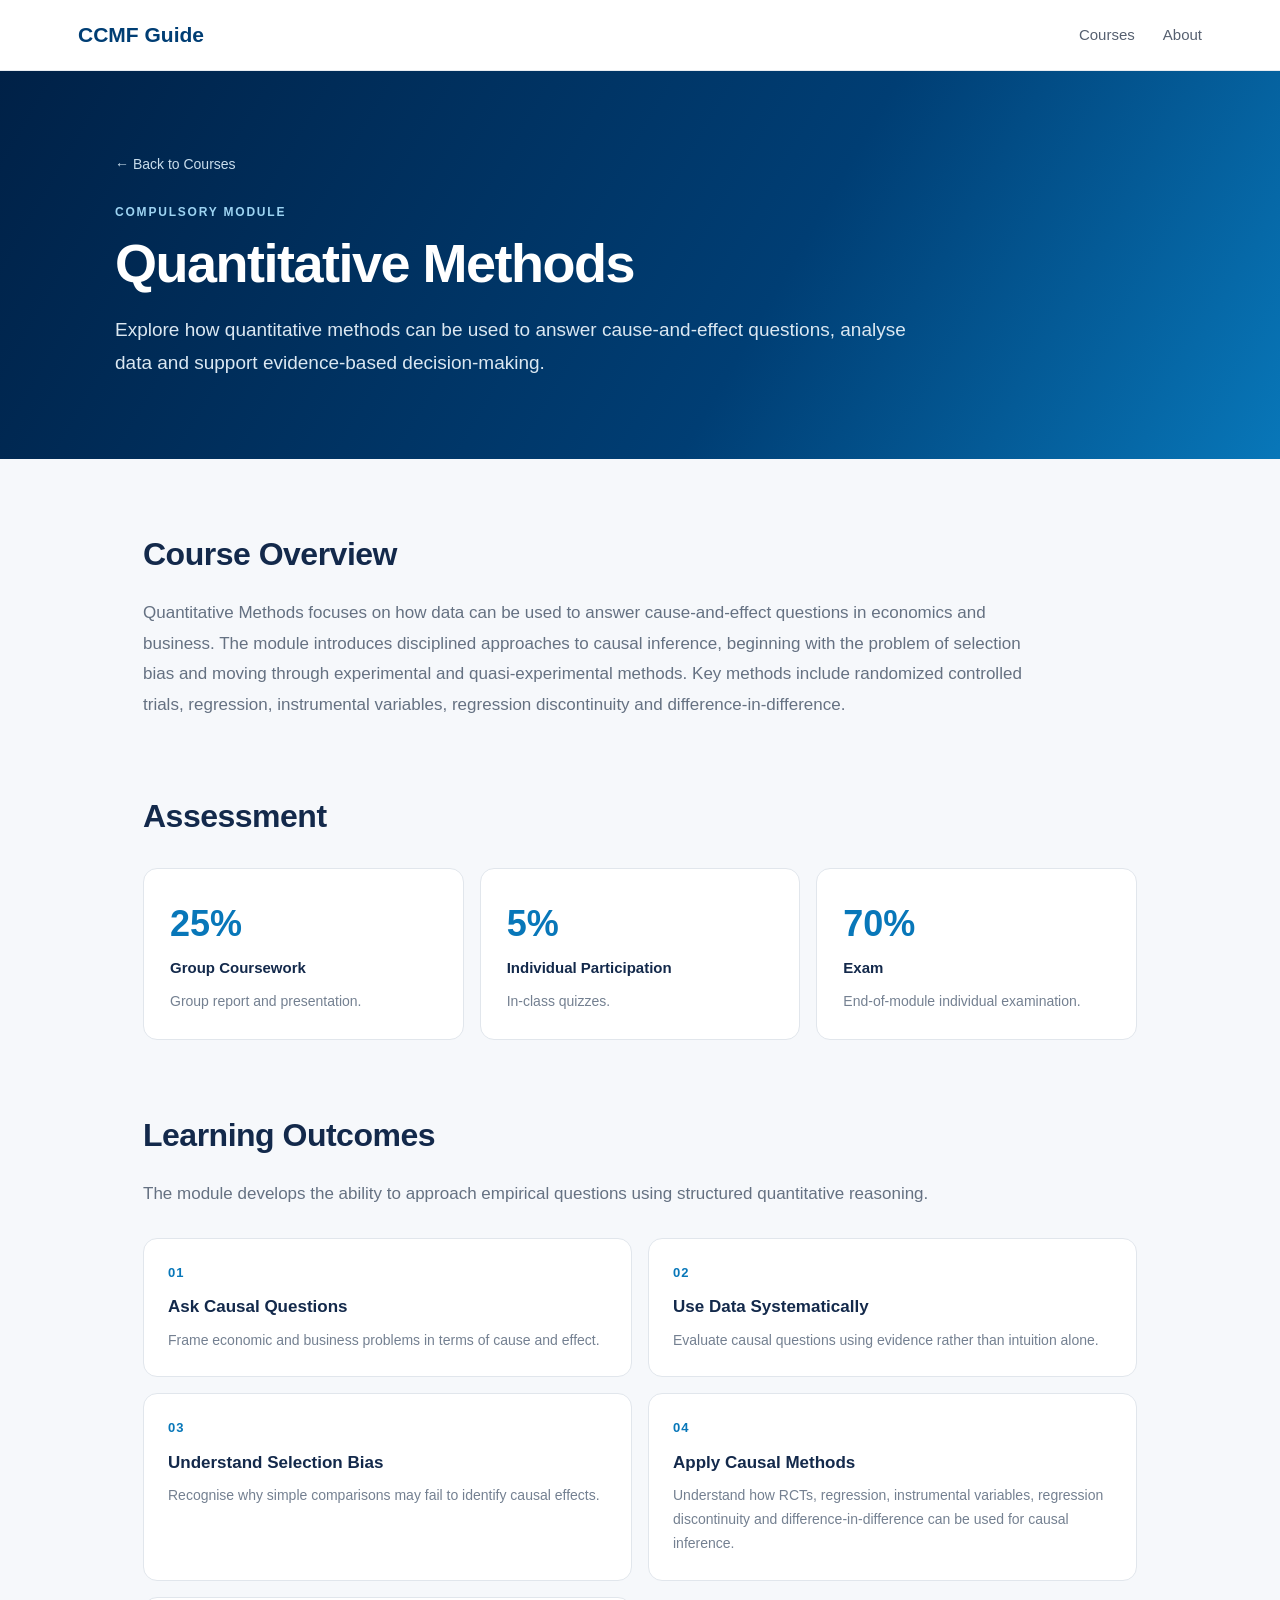
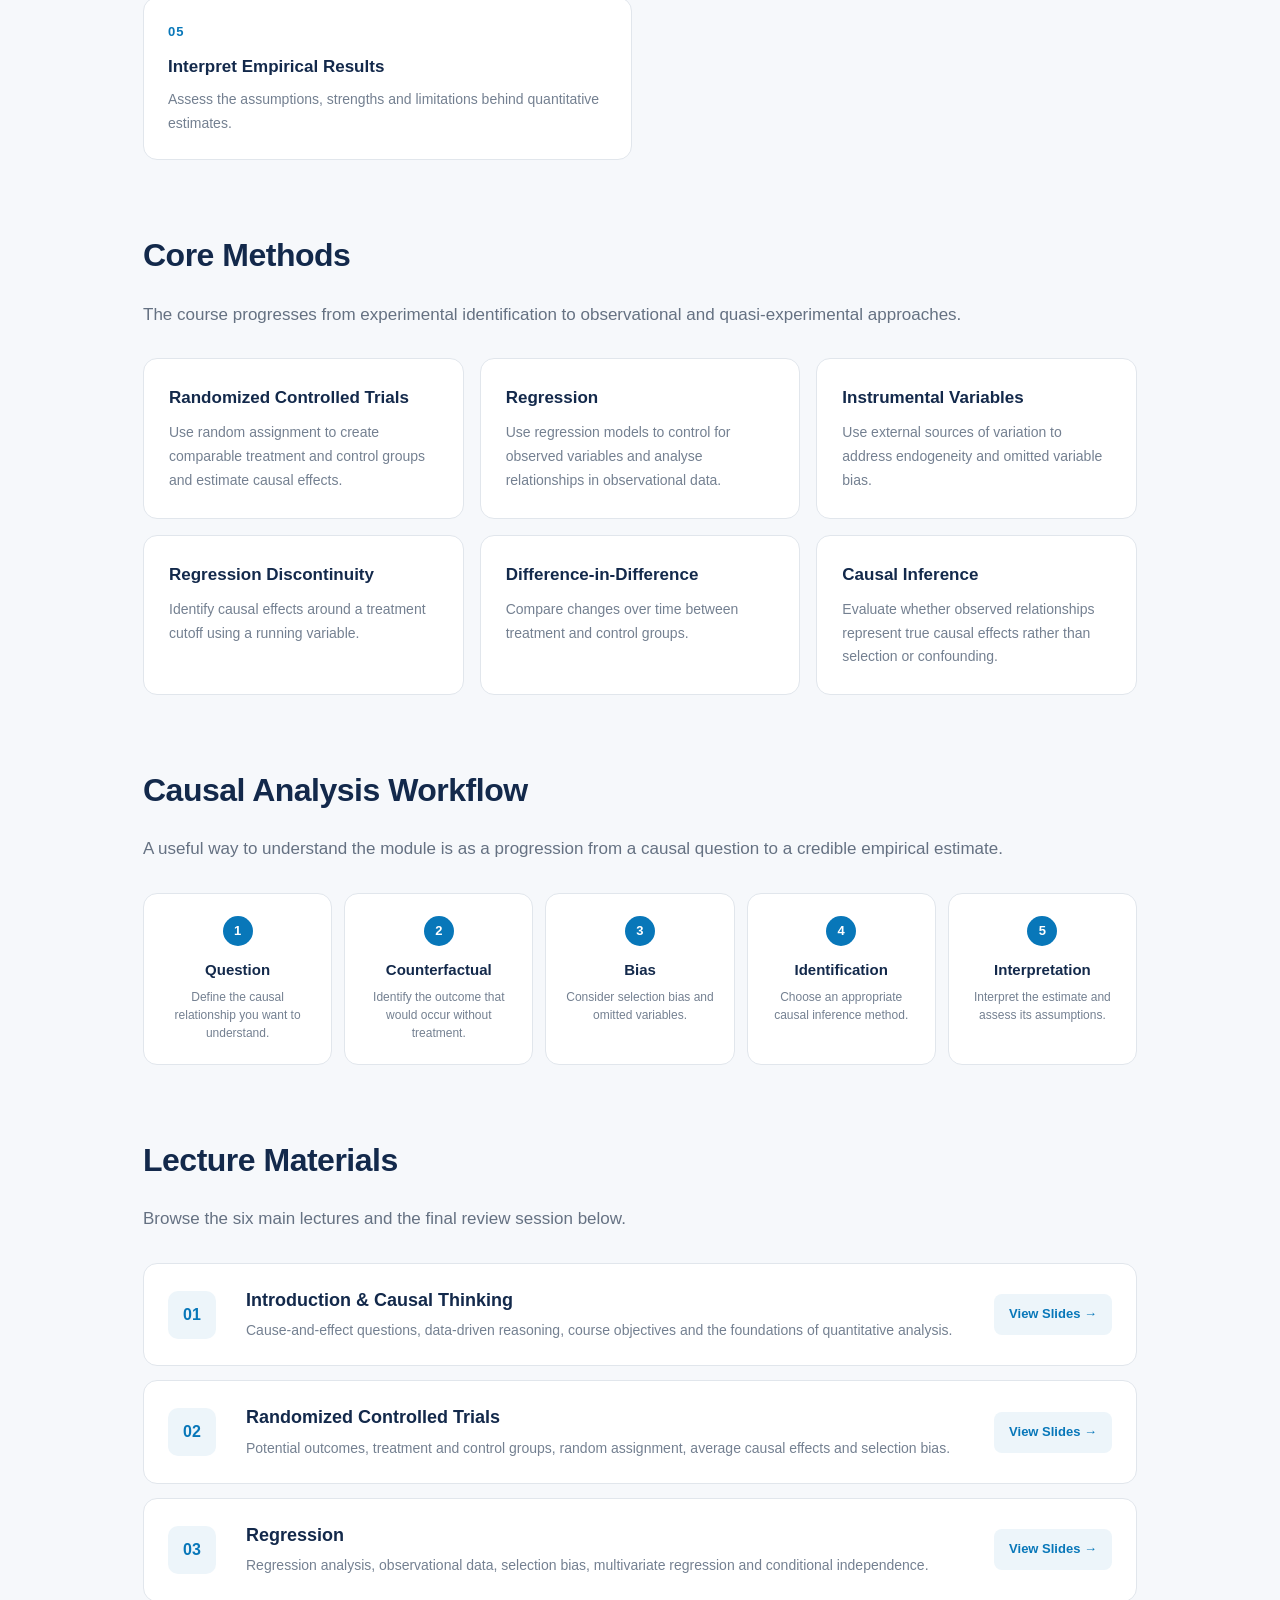
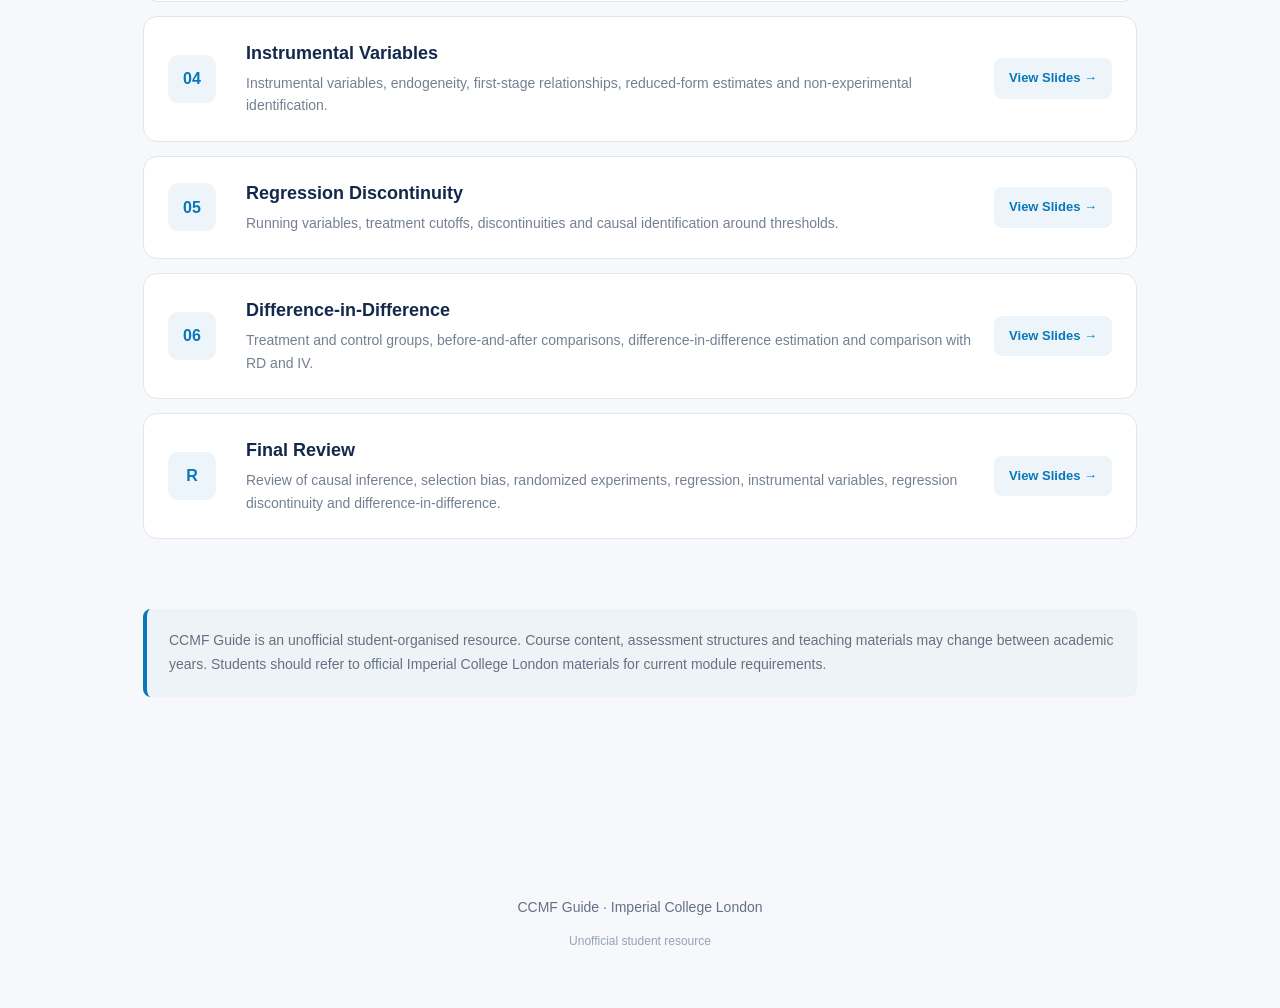
<file: quantitative-methods.html>
<!DOCTYPE html>
<html lang="en">

<head>

  <meta charset="UTF-8">

  <meta
    name="viewport"
    content="width=device-width, initial-scale=1.0"
  >

  <title>
    Quantitative Methods | CCMF Guide
  </title>

  <link
    rel="stylesheet"
    href="style.css"
  >


  <style>

    /* =========================
       HERO
    ========================== */

    .course-hero {
      background: linear-gradient(
        120deg,
        #002147,
        #003e74 60%,
        #0877b9
      );

      color: white;
      padding: 80px 28px;
    }


    .course-hero-inner {
      max-width: 1050px;
      margin: 0 auto;
    }


    .back-link {
      display: inline-block;
      margin-bottom: 28px;

      color: #c9ddec;
      font-size: 14px;
      text-decoration: none;
    }


    .back-link:hover {
      color: white;
    }


    .course-label {
      margin: 0 0 12px;

      color: #9dd4f2;

      font-size: 12px;
      font-weight: 700;

      letter-spacing: 1.8px;
      text-transform: uppercase;
    }


    .course-hero h1 {
      margin: 0 0 22px;

      max-width: 850px;

      font-size: 54px;
      line-height: 1.08;

      letter-spacing: -1.5px;
    }


    .course-subtitle {
      max-width: 820px;

      margin: 0;

      color: #dbe8f2;

      font-size: 19px;
      line-height: 1.7;
    }



    /* =========================
       MAIN
    ========================== */

    .course-container {
      max-width: 1050px;

      margin: 0 auto;

      padding: 70px 28px;
    }


    .course-section {
      margin-bottom: 70px;
    }


    .course-section h2 {
      margin: 0 0 18px;

      color: #13294b;

      font-size: 32px;

      letter-spacing: -0.5px;
    }


    .course-section > p {
      max-width: 880px;

      margin: 0;

      color: #657182;

      font-size: 17px;
      line-height: 1.8;
    }



    /* =========================
       ASSESSMENT
    ========================== */

    .assessment-grid {
      display: grid;

      grid-template-columns: repeat(3, 1fr);

      gap: 16px;

      margin-top: 26px;
    }


    .assessment-card {
      background: white;

      border: 1px solid #e1e6ec;

      border-radius: 14px;

      padding: 26px;
    }


    .assessment-value {
      margin-bottom: 4px;

      color: #0877b9;

      font-size: 36px;
      font-weight: 700;
    }


    .assessment-title {
      color: #13294b;

      font-size: 15px;
      font-weight: 600;
    }


    .assessment-card p {
      margin: 10px 0 0;

      color: #748091;

      font-size: 14px;
      line-height: 1.6;
    }



    /* =========================
       LEARNING OUTCOMES
    ========================== */

    .outcomes-grid {
      display: grid;

      grid-template-columns:
        repeat(2, 1fr);

      gap: 16px;

      margin-top: 28px;
    }


    .outcome-card {
      background: white;

      border: 1px solid #e1e6ec;

      border-radius: 14px;

      padding: 24px;
    }


    .outcome-number {
      margin-bottom: 10px;

      color: #0877b9;

      font-size: 13px;

      font-weight: 700;

      letter-spacing: 1px;
    }


    .outcome-card h3 {
      margin: 0 0 8px;

      color: #13294b;

      font-size: 17px;
    }


    .outcome-card p {
      margin: 0;

      color: #748091;

      font-size: 14px;

      line-height: 1.7;
    }



    /* =========================
       CORE METHODS
    ========================== */

    .method-grid {
      display: grid;

      grid-template-columns:
        repeat(3, 1fr);

      gap: 16px;

      margin-top: 28px;
    }


    .method-card {
      padding: 25px;

      background: white;

      border: 1px solid #e1e6ec;

      border-radius: 14px;
    }


    .method-card h3 {
      margin: 0 0 10px;

      color: #13294b;

      font-size: 17px;
    }


    .method-card p {
      margin: 0;

      color: #748091;

      font-size: 14px;

      line-height: 1.7;
    }



    /* =========================
       WORKFLOW
    ========================== */

    .workflow {
      display: grid;

      grid-template-columns:
        repeat(5, 1fr);

      gap: 12px;

      margin-top: 28px;
    }


    .workflow-step {
      padding: 22px 16px;

      background: white;

      border: 1px solid #e1e6ec;

      border-radius: 14px;

      text-align: center;
    }


    .workflow-number {
      width: 30px;

      height: 30px;

      margin: 0 auto 12px;

      display: flex;

      align-items: center;

      justify-content: center;

      border-radius: 50%;

      background: #0877b9;

      color: white;

      font-size: 13px;

      font-weight: 700;
    }


    .workflow-step h3 {
      margin: 0 0 6px;

      color: #13294b;

      font-size: 15px;
    }


    .workflow-step p {
      margin: 0;

      color: #748091;

      font-size: 12px;

      line-height: 1.5;
    }



    /* =========================
       LECTURES
    ========================== */

    .lecture-list {
      display: flex;

      flex-direction: column;

      gap: 14px;

      margin-top: 28px;
    }


    .lecture {
      display: grid;

      grid-template-columns:
        58px 1fr auto;

      align-items: center;

      gap: 20px;

      padding: 24px;

      background: white;

      border: 1px solid #e1e6ec;

      border-radius: 14px;

      transition:
        transform 0.2s ease,
        box-shadow 0.2s ease,
        border-color 0.2s ease;
    }


    .lecture:hover {
      transform: translateY(-2px);

      border-color: #c8d7e4;

      box-shadow:
        0 10px 26px
        rgba(20, 50, 80, 0.08);
    }


    .lecture-number {
      width: 48px;

      height: 48px;

      display: flex;

      align-items: center;

      justify-content: center;

      border-radius: 10px;

      background: #edf5fa;

      color: #0877b9;

      font-weight: 700;
    }


    .lecture h3 {
      margin: 0 0 6px;

      color: #13294b;

      font-size: 18px;
      line-height: 1.4;
    }


    .lecture p {
      margin: 0;

      color: #748091;

      font-size: 14px;

      line-height: 1.6;
    }


    .slide-button {
      display: inline-block;

      padding: 10px 15px;

      border-radius: 8px;

      background: #edf5fa;

      color: #0877b9;

      font-size: 13px;

      font-weight: 600;

      text-decoration: none;

      white-space: nowrap;

      transition:
        background 0.2s ease,
        color 0.2s ease;
    }


    .slide-button:hover {
      background: #0877b9;

      color: white;
    }



    /* =========================
       COURSE NOTE
    ========================== */

    .course-note {
      padding: 20px 22px;

      background: #eef3f7;

      border-left: 4px solid #0877b9;

      border-radius: 8px;

      color: #657182;

      font-size: 14px;

      line-height: 1.7;
    }



    /* =========================
       MOBILE
    ========================== */

    @media (max-width: 900px) {

      .method-grid {
        grid-template-columns: 1fr;
      }


      .workflow {
        grid-template-columns:
          repeat(2, 1fr);
      }

    }


    @media (max-width: 760px) {

      .course-hero h1 {
        font-size: 42px;
      }


      .course-subtitle {
        font-size: 17px;
      }


      .assessment-grid {
        grid-template-columns: 1fr;
      }


      .outcomes-grid {
        grid-template-columns: 1fr;
      }


      .lecture {
        grid-template-columns:
          50px 1fr;
      }


      .slide-button {
        grid-column: 2;

        width: fit-content;

        margin-top: 4px;
      }


      .workflow {
        grid-template-columns: 1fr;
      }

    }

  </style>

</head>



<body>



  <!-- NAVIGATION -->

  <header class="navbar">

    <div class="nav-container">

      <a
        href="index.html"
        class="logo"
      >
        CCMF Guide
      </a>


      <nav>

        <a href="index.html#courses">
          Courses
        </a>

        <a href="index.html#about">
          About
        </a>

      </nav>

    </div>

  </header>



  <!-- HERO -->

  <section class="course-hero">

    <div class="course-hero-inner">

      <a
        href="index.html"
        class="back-link"
      >
        ← Back to Courses
      </a>


      <p class="course-label">
        Compulsory Module
      </p>


      <h1>
        Quantitative Methods
      </h1>


      <p class="course-subtitle">

        Explore how quantitative methods
        can be used to answer cause-and-effect questions,
        analyse data
        and support evidence-based decision-making.

      </p>

    </div>

  </section>



  <main class="course-container">



    <!-- COURSE OVERVIEW -->

    <section class="course-section">

      <h2>
        Course Overview
      </h2>


      <p>

        Quantitative Methods focuses on how data
        can be used to answer cause-and-effect questions
        in economics and business.

        The module introduces disciplined approaches
        to causal inference,
        beginning with the problem of selection bias
        and moving through experimental
        and quasi-experimental methods.

        Key methods include randomized controlled trials,
        regression,
        instrumental variables,
        regression discontinuity
        and difference-in-difference.

      </p>

    </section>



    <!-- ASSESSMENT -->

    <section class="course-section">

      <h2>
        Assessment
      </h2>


      <div class="assessment-grid">


        <div class="assessment-card">

          <div class="assessment-value">
            25%
          </div>


          <div class="assessment-title">
            Group Coursework
          </div>


          <p>
            Group report and presentation.
          </p>

        </div>



        <div class="assessment-card">

          <div class="assessment-value">
            5%
          </div>


          <div class="assessment-title">
            Individual Participation
          </div>


          <p>
            In-class quizzes.
          </p>

        </div>



        <div class="assessment-card">

          <div class="assessment-value">
            70%
          </div>


          <div class="assessment-title">
            Exam
          </div>


          <p>
            End-of-module individual examination.
          </p>

        </div>


      </div>

    </section>



    <!-- LEARNING OUTCOMES -->

    <section class="course-section">

      <h2>
        Learning Outcomes
      </h2>


      <p>

        The module develops the ability
        to approach empirical questions
        using structured quantitative reasoning.

      </p>


      <div class="outcomes-grid">



        <div class="outcome-card">

          <div class="outcome-number">
            01
          </div>


          <h3>
            Ask Causal Questions
          </h3>


          <p>
            Frame economic and business problems
            in terms of cause and effect.
          </p>

        </div>



        <div class="outcome-card">

          <div class="outcome-number">
            02
          </div>


          <h3>
            Use Data Systematically
          </h3>


          <p>
            Evaluate causal questions
            using evidence
            rather than intuition alone.
          </p>

        </div>



        <div class="outcome-card">

          <div class="outcome-number">
            03
          </div>


          <h3>
            Understand Selection Bias
          </h3>


          <p>
            Recognise why simple comparisons
            may fail to identify
            causal effects.
          </p>

        </div>



        <div class="outcome-card">

          <div class="outcome-number">
            04
          </div>


          <h3>
            Apply Causal Methods
          </h3>


          <p>
            Understand how RCTs,
            regression,
            instrumental variables,
            regression discontinuity
            and difference-in-difference
            can be used for causal inference.
          </p>

        </div>



        <div class="outcome-card">

          <div class="outcome-number">
            05
          </div>


          <h3>
            Interpret Empirical Results
          </h3>


          <p>
            Assess the assumptions,
            strengths
            and limitations
            behind quantitative estimates.
          </p>

        </div>


      </div>

    </section>



    <!-- CORE METHODS -->

    <section class="course-section">

      <h2>
        Core Methods
      </h2>


      <p>

        The course progresses from experimental identification
        to observational
        and quasi-experimental approaches.

      </p>


      <div class="method-grid">



        <div class="method-card">

          <h3>
            Randomized Controlled Trials
          </h3>


          <p>
            Use random assignment
            to create comparable treatment
            and control groups
            and estimate causal effects.
          </p>

        </div>



        <div class="method-card">

          <h3>
            Regression
          </h3>


          <p>
            Use regression models
            to control for observed variables
            and analyse relationships
            in observational data.
          </p>

        </div>



        <div class="method-card">

          <h3>
            Instrumental Variables
          </h3>


          <p>
            Use external sources of variation
            to address endogeneity
            and omitted variable bias.
          </p>

        </div>



        <div class="method-card">

          <h3>
            Regression Discontinuity
          </h3>


          <p>
            Identify causal effects
            around a treatment cutoff
            using a running variable.
          </p>

        </div>



        <div class="method-card">

          <h3>
            Difference-in-Difference
          </h3>


          <p>
            Compare changes over time
            between treatment
            and control groups.
          </p>

        </div>



        <div class="method-card">

          <h3>
            Causal Inference
          </h3>


          <p>
            Evaluate whether observed relationships
            represent true causal effects
            rather than selection
            or confounding.
          </p>

        </div>



      </div>

    </section>



    <!-- CAUSAL ANALYSIS WORKFLOW -->

    <section class="course-section">

      <h2>
        Causal Analysis Workflow
      </h2>


      <p>

        A useful way to understand the module
        is as a progression from a causal question
        to a credible empirical estimate.

      </p>


      <div class="workflow">



        <div class="workflow-step">

          <div class="workflow-number">
            1
          </div>


          <h3>
            Question
          </h3>


          <p>
            Define the causal relationship
            you want to understand.
          </p>

        </div>



        <div class="workflow-step">

          <div class="workflow-number">
            2
          </div>


          <h3>
            Counterfactual
          </h3>


          <p>
            Identify the outcome
            that would occur
            without treatment.
          </p>

        </div>



        <div class="workflow-step">

          <div class="workflow-number">
            3
          </div>


          <h3>
            Bias
          </h3>


          <p>
            Consider selection bias
            and omitted variables.
          </p>

        </div>



        <div class="workflow-step">

          <div class="workflow-number">
            4
          </div>


          <h3>
            Identification
          </h3>


          <p>
            Choose an appropriate
            causal inference method.
          </p>

        </div>



        <div class="workflow-step">

          <div class="workflow-number">
            5
          </div>


          <h3>
            Interpretation
          </h3>


          <p>
            Interpret the estimate
            and assess its assumptions.
          </p>

        </div>



      </div>

    </section>



    <!-- LECTURE MATERIALS -->

    <section class="course-section">

      <h2>
        Lecture Materials
      </h2>


      <p>

        Browse the six main lectures
        and the final review session below.

      </p>


      <div class="lecture-list">



        <!-- LECTURE 01 -->

        <div class="lecture">

          <div class="lecture-number">
            01
          </div>


          <div>

            <h3>
              Introduction &amp; Causal Thinking
            </h3>


            <p>
              Cause-and-effect questions,
              data-driven reasoning,
              course objectives
              and the foundations of quantitative analysis.
            </p>

          </div>


          <a
            class="slide-button"
            href="slides/qm/QM_lecture1.pdf"
            target="_blank"
            rel="noopener noreferrer"
          >
            View Slides →
          </a>

        </div>



        <!-- LECTURE 02 -->

        <div class="lecture">

          <div class="lecture-number">
            02
          </div>


          <div>

            <h3>
              Randomized Controlled Trials
            </h3>


            <p>
              Potential outcomes,
              treatment and control groups,
              random assignment,
              average causal effects
              and selection bias.
            </p>

          </div>


          <a
            class="slide-button"
            href="slides/qm/QM_lecture2.pdf"
            target="_blank"
            rel="noopener noreferrer"
          >
            View Slides →
          </a>

        </div>



        <!-- LECTURE 03 -->

        <div class="lecture">

          <div class="lecture-number">
            03
          </div>


          <div>

            <h3>
              Regression
            </h3>


            <p>
              Regression analysis,
              observational data,
              selection bias,
              multivariate regression
              and conditional independence.
            </p>

          </div>


          <a
            class="slide-button"
            href="slides/qm/QM_lecture3.pdf"
            target="_blank"
            rel="noopener noreferrer"
          >
            View Slides →
          </a>

        </div>



        <!-- LECTURE 04 -->

        <div class="lecture">

          <div class="lecture-number">
            04
          </div>


          <div>

            <h3>
              Instrumental Variables
            </h3>


            <p>
              Instrumental variables,
              endogeneity,
              first-stage relationships,
              reduced-form estimates
              and non-experimental identification.
            </p>

          </div>


          <a
            class="slide-button"
            href="slides/qm/QM_lecture4.pdf"
            target="_blank"
            rel="noopener noreferrer"
          >
            View Slides →
          </a>

        </div>



        <!-- LECTURE 05 -->

        <div class="lecture">

          <div class="lecture-number">
            05
          </div>


          <div>

            <h3>
              Regression Discontinuity
            </h3>


            <p>
              Running variables,
              treatment cutoffs,
              discontinuities
              and causal identification
              around thresholds.
            </p>

          </div>


          <a
            class="slide-button"
            href="slides/qm/QM_lecture5.pdf"
            target="_blank"
            rel="noopener noreferrer"
          >
            View Slides →
          </a>

        </div>



        <!-- LECTURE 06 -->

        <div class="lecture">

          <div class="lecture-number">
            06
          </div>


          <div>

            <h3>
              Difference-in-Difference
            </h3>


            <p>
              Treatment and control groups,
              before-and-after comparisons,
              difference-in-difference estimation
              and comparison with RD and IV.
            </p>

          </div>


          <a
            class="slide-button"
            href="slides/qm/QM_lecture6.pdf"
            target="_blank"
            rel="noopener noreferrer"
          >
            View Slides →
          </a>

        </div>



        <!-- FINAL REVIEW -->

        <div class="lecture">

          <div class="lecture-number">
            R
          </div>


          <div>

            <h3>
              Final Review
            </h3>


            <p>
              Review of causal inference,
              selection bias,
              randomized experiments,
              regression,
              instrumental variables,
              regression discontinuity
              and difference-in-difference.
            </p>

          </div>


          <a
            class="slide-button"
            href="slides/qm/QM_review%20(2).pdf"
            target="_blank"
            rel="noopener noreferrer"
          >
            View Slides →
          </a>

        </div>



      </div>

    </section>



    <!-- DISCLAIMER -->

    <section class="course-section">

      <div class="course-note">

        CCMF Guide is an unofficial student-organised resource.

        Course content,
        assessment structures
        and teaching materials may change
        between academic years.

        Students should refer to official
        Imperial College London materials
        for current module requirements.

      </div>

    </section>



  </main>



  <!-- FOOTER -->

  <footer>

    <p>
      CCMF Guide · Imperial College London
    </p>


    <p class="disclaimer">
      Unofficial student resource
    </p>

  </footer>


</body>

</html>
</file>
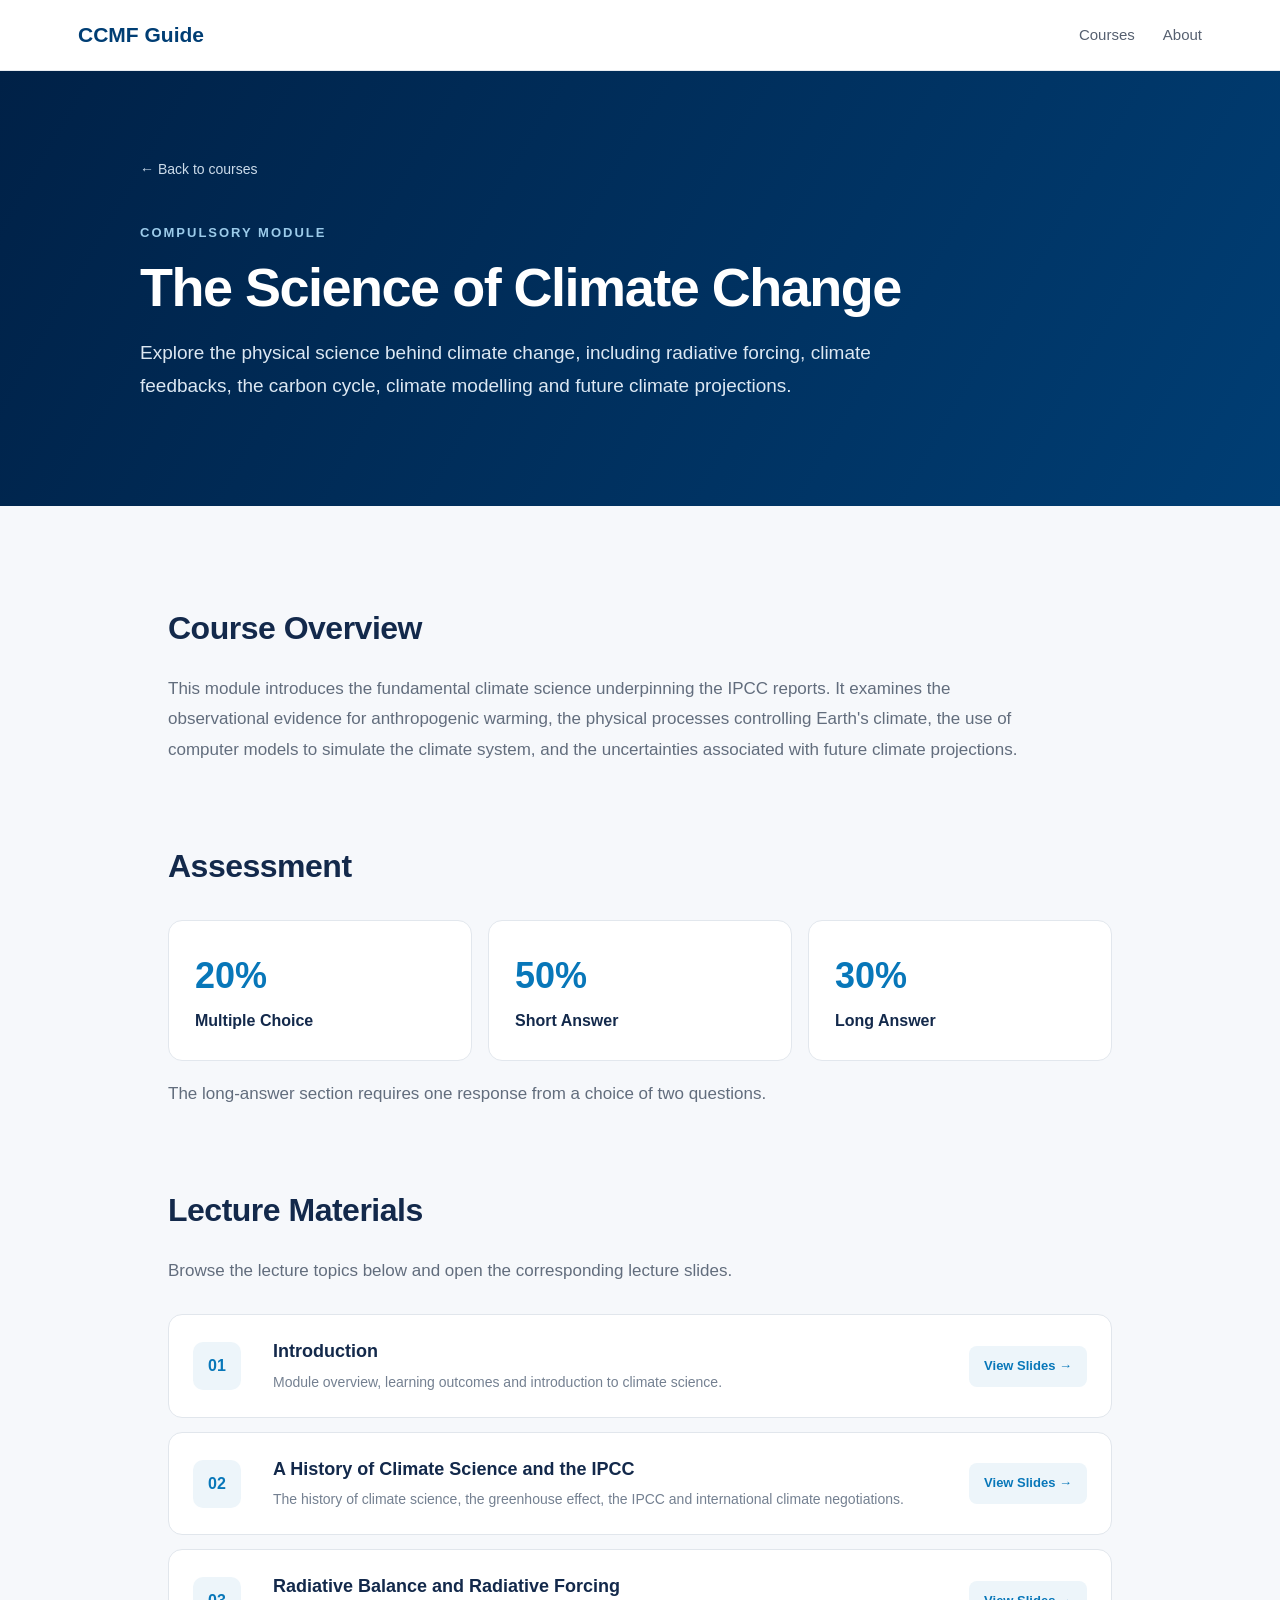
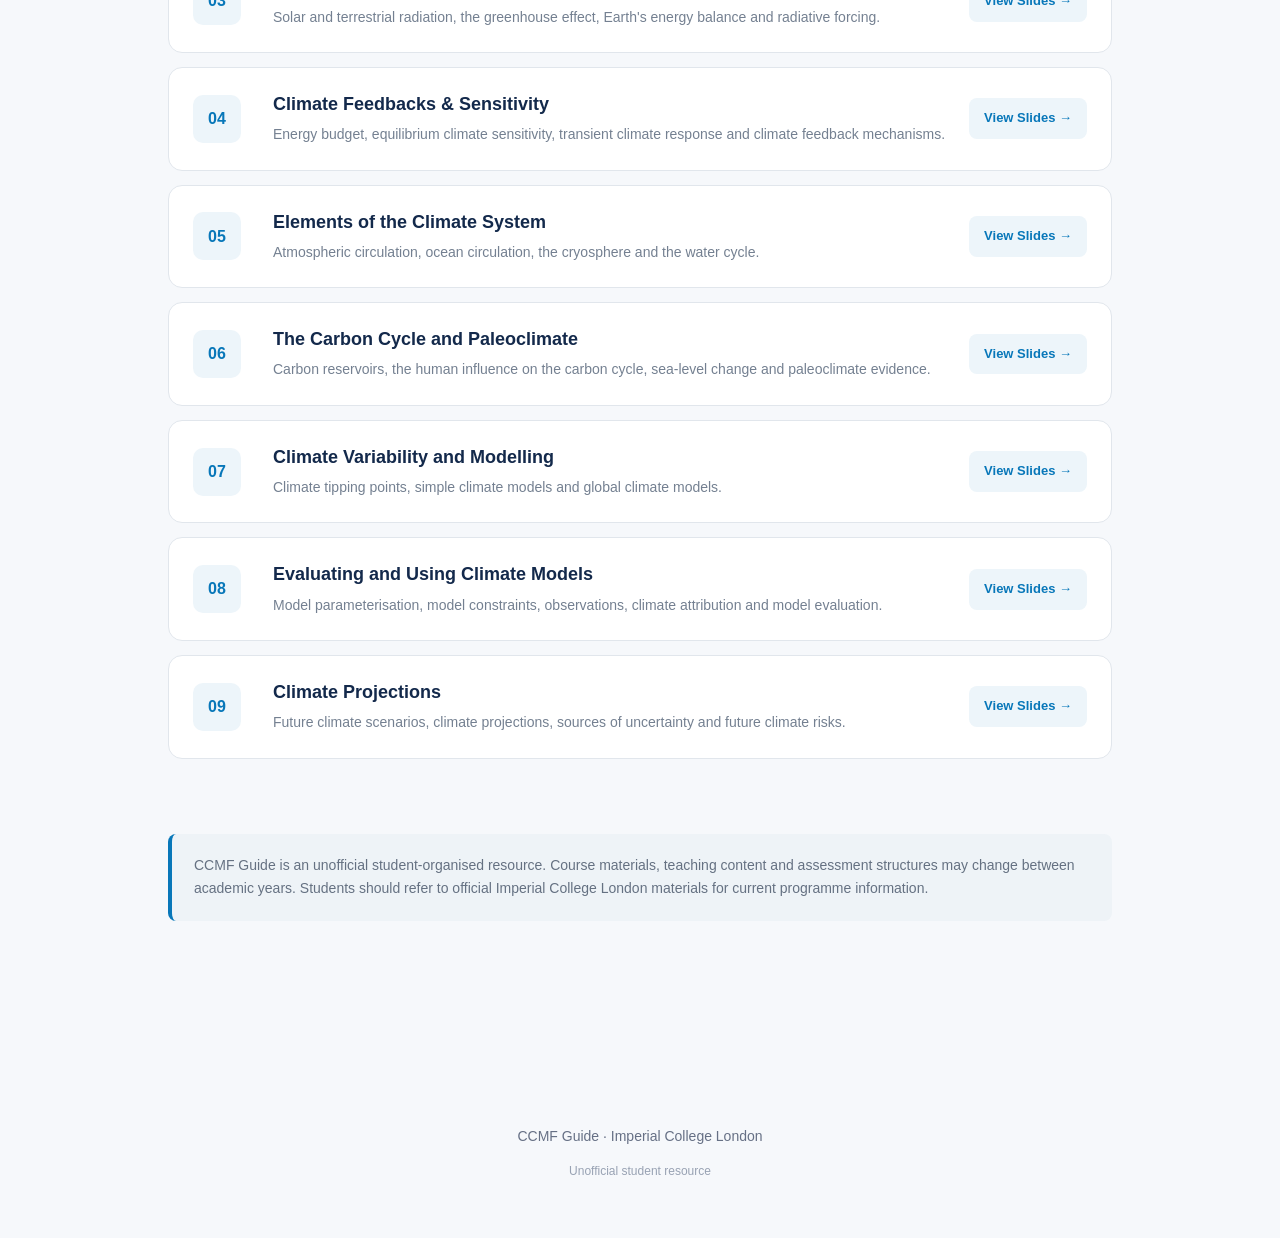
<file: Science-of-climate-change.html>
<!DOCTYPE html>
<html lang="en">

<head>

  <meta charset="UTF-8">

  <meta
    name="viewport"
    content="width=device-width, initial-scale=1.0"
  >

  <title>
    The Science of Climate Change | CCMF Guide
  </title>

  <link
    rel="stylesheet"
    href="style.css"
  >


  <style>

    /* =========================
       COURSE HERO
    ========================== */

    .course-hero {

      background:
        linear-gradient(
          120deg,
          #002147,
          #003e74
        );

      color: white;

      padding: 85px 28px;

    }


    .course-hero-inner {

      max-width: 1000px;

      margin: auto;

    }


    .back-link {

      display: inline-block;

      margin-bottom: 30px;

      color: #cbdbea;

      font-size: 14px;

    }


    .back-link:hover {

      color: white;

    }


    .course-label {

      text-transform: uppercase;

      letter-spacing: 2px;

      font-size: 13px;

      font-weight: 700;

      color: #9bcbea;

      margin-bottom: 15px;

    }


    .course-hero h1 {

      font-size: 54px;

      line-height: 1.05;

      margin: 0 0 22px;

      letter-spacing: -1.5px;

    }


    .course-subtitle {

      max-width: 760px;

      color: #dce8f3;

      font-size: 19px;

      line-height: 1.7;

    }



    /* =========================
       COURSE CONTENT
    ========================== */

    .course-container {

      max-width: 1000px;

      margin: auto;

      padding: 70px 28px;

    }


    .course-section {

      margin-bottom: 75px;

    }


    .course-section h2 {

      color: #13294b;

      font-size: 32px;

      margin-bottom: 20px;

      letter-spacing: -0.5px;

    }


    .course-section > p {

      color: #626d7d;

      font-size: 17px;

      line-height: 1.8;

      max-width: 850px;

    }



    /* =========================
       ASSESSMENT
    ========================== */

    .assessment-grid {

      display: grid;

      grid-template-columns:
        repeat(3, 1fr);

      gap: 16px;

      margin-top: 28px;

    }


    .assessment-card {

      background: white;

      border:
        1px solid #e2e7ed;

      border-radius: 14px;

      padding: 26px;

    }


    .assessment-value {

      color: #0877b9;

      font-size: 36px;

      font-weight: 700;

    }


    .assessment-title {

      color: #13294b;

      font-weight: 600;

      margin-top: 4px;

    }


    .assessment-note {

      margin-top: 18px;

      color: #7a8492;

      font-size: 14px;

    }



    /* =========================
       LECTURE LIST
    ========================== */

    .lecture-list {

      display: flex;

      flex-direction: column;

      gap: 14px;

      margin-top: 28px;

    }


    .lecture {

      background: white;

      border:
        1px solid #e1e6ec;

      border-radius: 14px;

      padding: 24px;

      display: grid;

      grid-template-columns:
        60px 1fr auto;

      gap: 20px;

      align-items: center;

      transition:
        transform 0.2s ease,
        box-shadow 0.2s ease,
        border-color 0.2s ease;

    }


    .lecture:hover {

      transform:
        translateY(-2px);

      box-shadow:
        0 10px 28px
        rgba(25, 60, 90, 0.08);

      border-color:
        #cbd8e4;

    }


    .lecture-number {

      width: 48px;

      height: 48px;

      border-radius: 10px;

      display: flex;

      align-items: center;

      justify-content: center;

      background: #edf5fa;

      color: #0877b9;

      font-weight: 700;

    }


    .lecture h3 {

      margin: 0 0 6px;

      color: #13294b;

      font-size: 18px;

      line-height: 1.4;

    }


    .lecture p {

      margin: 0;

      color: #748091;

      font-size: 14px;

      line-height: 1.6;

    }



    /* =========================
       SLIDE BUTTON
    ========================== */

    .slide-button {

      display: inline-block;

      padding: 10px 15px;

      border-radius: 8px;

      background: #edf5fa;

      color: #0877b9;

      font-size: 13px;

      font-weight: 600;

      white-space: nowrap;

      transition:
        background 0.2s ease,
        color 0.2s ease;

    }


    .slide-button:hover {

      background: #0877b9;

      color: white;

    }



    /* =========================
       DISCLAIMER
    ========================== */

    .course-disclaimer {

      background: #eef3f7;

      border-left:
        4px solid #0877b9;

      padding: 20px 22px;

      border-radius: 8px;

      color: #657182;

      font-size: 14px;

      line-height: 1.7;

    }



    /* =========================
       RESPONSIVE
    ========================== */

    @media(max-width: 760px) {

      .assessment-grid {

        grid-template-columns: 1fr;

      }


      .lecture {

        grid-template-columns:
          50px 1fr;

      }


      .slide-button {

        grid-column: 2;

        width: fit-content;

        margin-top: 5px;

      }


      .course-hero h1 {

        font-size: 42px;

      }


      .course-subtitle {

        font-size: 17px;

      }

    }

  </style>

</head>



<body>


  <!-- =========================
       NAVIGATION
  ========================== -->

  <header class="navbar">

    <div class="nav-container">

      <a
        href="index.html"
        class="logo"
      >
        CCMF Guide
      </a>


      <nav>

        <a href="index.html#courses">
          Courses
        </a>

        <a href="index.html#about">
          About
        </a>

      </nav>

    </div>

  </header>



  <!-- =========================
       COURSE HERO
  ========================== -->

  <section class="course-hero">

    <div class="course-hero-inner">

      <a
        href="index.html"
        class="back-link"
      >
        ← Back to courses
      </a>


      <p class="course-label">
        Compulsory Module
      </p>


      <h1>
        The Science of Climate Change
      </h1>


      <p class="course-subtitle">

        Explore the physical science behind climate change,
        including radiative forcing, climate feedbacks,
        the carbon cycle, climate modelling
        and future climate projections.

      </p>

    </div>

  </section>



  <!-- =========================
       MAIN CONTENT
  ========================== -->

  <main class="course-container">



    <!-- COURSE OVERVIEW -->

    <section class="course-section">

      <h2>
        Course Overview
      </h2>


      <p>

        This module introduces the fundamental climate science
        underpinning the IPCC reports. It examines the observational
        evidence for anthropogenic warming, the physical processes
        controlling Earth's climate, the use of computer models
        to simulate the climate system, and the uncertainties
        associated with future climate projections.

      </p>

    </section>



    <!-- ASSESSMENT -->

    <section class="course-section">

      <h2>
        Assessment
      </h2>


      <div class="assessment-grid">


        <div class="assessment-card">

          <div class="assessment-value">
            20%
          </div>

          <div class="assessment-title">
            Multiple Choice
          </div>

        </div>



        <div class="assessment-card">

          <div class="assessment-value">
            50%
          </div>

          <div class="assessment-title">
            Short Answer
          </div>

        </div>



        <div class="assessment-card">

          <div class="assessment-value">
            30%
          </div>

          <div class="assessment-title">
            Long Answer
          </div>

        </div>


      </div>


      <p class="assessment-note">

        The long-answer section requires one response
        from a choice of two questions.

      </p>

    </section>



    <!-- LECTURES -->

    <section class="course-section">

      <h2>
        Lecture Materials
      </h2>


      <p>

        Browse the lecture topics below and open the corresponding
        lecture slides.

      </p>



      <div class="lecture-list">



        <!-- LECTURE 1 -->

        <div class="lecture">

          <div class="lecture-number">
            01
          </div>


          <div>

            <h3>
              Introduction
            </h3>

            <p>

              Module overview, learning outcomes
              and introduction to climate science.

            </p>

          </div>


          <a
            class="slide-button"
            href="slides/scc/1%20-%20Introduction.pdf"
            target="_blank"
            rel="noopener noreferrer"
          >
            View Slides →
          </a>

        </div>



        <!-- LECTURE 2 -->

        <div class="lecture">

          <div class="lecture-number">
            02
          </div>


          <div>

            <h3>
              A History of Climate Science and the IPCC
            </h3>

            <p>

              The history of climate science,
              the greenhouse effect, the IPCC
              and international climate negotiations.

            </p>

          </div>


          <a
            class="slide-button"
            href="slides/scc/2%20-%20IPCC.pdf"
            target="_blank"
            rel="noopener noreferrer"
          >
            View Slides →
          </a>

        </div>



        <!-- LECTURE 3 -->

        <div class="lecture">

          <div class="lecture-number">
            03
          </div>


          <div>

            <h3>
              Radiative Balance and Radiative Forcing
            </h3>

            <p>

              Solar and terrestrial radiation,
              the greenhouse effect,
              Earth's energy balance
              and radiative forcing.

            </p>

          </div>


          <a
            class="slide-button"
            href="slides/scc/3%20-%20Radiative%20balance%20(1).pdf"
            target="_blank"
            rel="noopener noreferrer"
          >
            View Slides →
          </a>

        </div>



        <!-- LECTURE 4 -->

        <div class="lecture">

          <div class="lecture-number">
            04
          </div>


          <div>

            <h3>
              Climate Feedbacks &amp; Sensitivity
            </h3>

            <p>

              Energy budget,
              equilibrium climate sensitivity,
              transient climate response
              and climate feedback mechanisms.

            </p>

          </div>


          <a
            class="slide-button"
            href="slides/scc/4%20-%20Climate%20feedbacks%20%26%20sensitivity.pdf"
            target="_blank"
            rel="noopener noreferrer"
          >
            View Slides →
          </a>

        </div>



        <!-- LECTURE 5 -->

        <div class="lecture">

          <div class="lecture-number">
            05
          </div>


          <div>

            <h3>
              Elements of the Climate System
            </h3>

            <p>

              Atmospheric circulation,
              ocean circulation,
              the cryosphere
              and the water cycle.

            </p>

          </div>


          <a
            class="slide-button"
            href="slides/scc/5%20-%20Elements%20of%20the%20climate%20system.pdf"
            target="_blank"
            rel="noopener noreferrer"
          >
            View Slides →
          </a>

        </div>



        <!-- LECTURE 6 -->

        <div class="lecture">

          <div class="lecture-number">
            06
          </div>


          <div>

            <h3>
              The Carbon Cycle and Paleoclimate
            </h3>

            <p>

              Carbon reservoirs,
              the human influence on the carbon cycle,
              sea-level change
              and paleoclimate evidence.

            </p>

          </div>


          <a
            class="slide-button"
            href="slides/scc/6%20-%20The%20carbon%20cycle%20and%20paleoclimate.pdf"
            target="_blank"
            rel="noopener noreferrer"
          >
            View Slides →
          </a>

        </div>



        <!-- LECTURE 7 -->

        <div class="lecture">

          <div class="lecture-number">
            07
          </div>


          <div>

            <h3>
              Climate Variability and Modelling
            </h3>

            <p>

              Climate tipping points,
              simple climate models
              and global climate models.

            </p>

          </div>


          <a
            class="slide-button"
            href="slides/scc/7%20-%20Climate%20modelling.pdf"
            target="_blank"
            rel="noopener noreferrer"
          >
            View Slides →
          </a>

        </div>



        <!-- LECTURE 8 -->

        <div class="lecture">

          <div class="lecture-number">
            08
          </div>


          <div>

            <h3>
              Evaluating and Using Climate Models
            </h3>

            <p>

              Model parameterisation,
              model constraints,
              observations,
              climate attribution
              and model evaluation.

            </p>

          </div>


          <a
            class="slide-button"
            href="slides/scc/8%20-%20Evaluating%20climate%20models%20(1).pdf"
            target="_blank"
            rel="noopener noreferrer"
          >
            View Slides →
          </a>

        </div>



        <!-- LECTURE 9 -->

        <div class="lecture">

          <div class="lecture-number">
            09
          </div>


          <div>

            <h3>
              Climate Projections
            </h3>

            <p>

              Future climate scenarios,
              climate projections,
              sources of uncertainty
              and future climate risks.

            </p>

          </div>


          <a
            class="slide-button"
            href="slides/scc/9%20-%20Climate%20projections.pdf"
            target="_blank"
            rel="noopener noreferrer"
          >
            View Slides →
          </a>

        </div>



      </div>

    </section>



    <!-- DISCLAIMER -->

    <section class="course-section">

      <div class="course-disclaimer">

        CCMF Guide is an unofficial student-organised resource.
        Course materials, teaching content and assessment structures
        may change between academic years. Students should refer to
        official Imperial College London materials for current
        programme information.

      </div>

    </section>


  </main>



  <!-- =========================
       FOOTER
  ========================== -->

  <footer>

    <p>
      CCMF Guide · Imperial College London
    </p>

    <p class="disclaimer">
      Unofficial student resource
    </p>

  </footer>


</body>

</html>
</file>
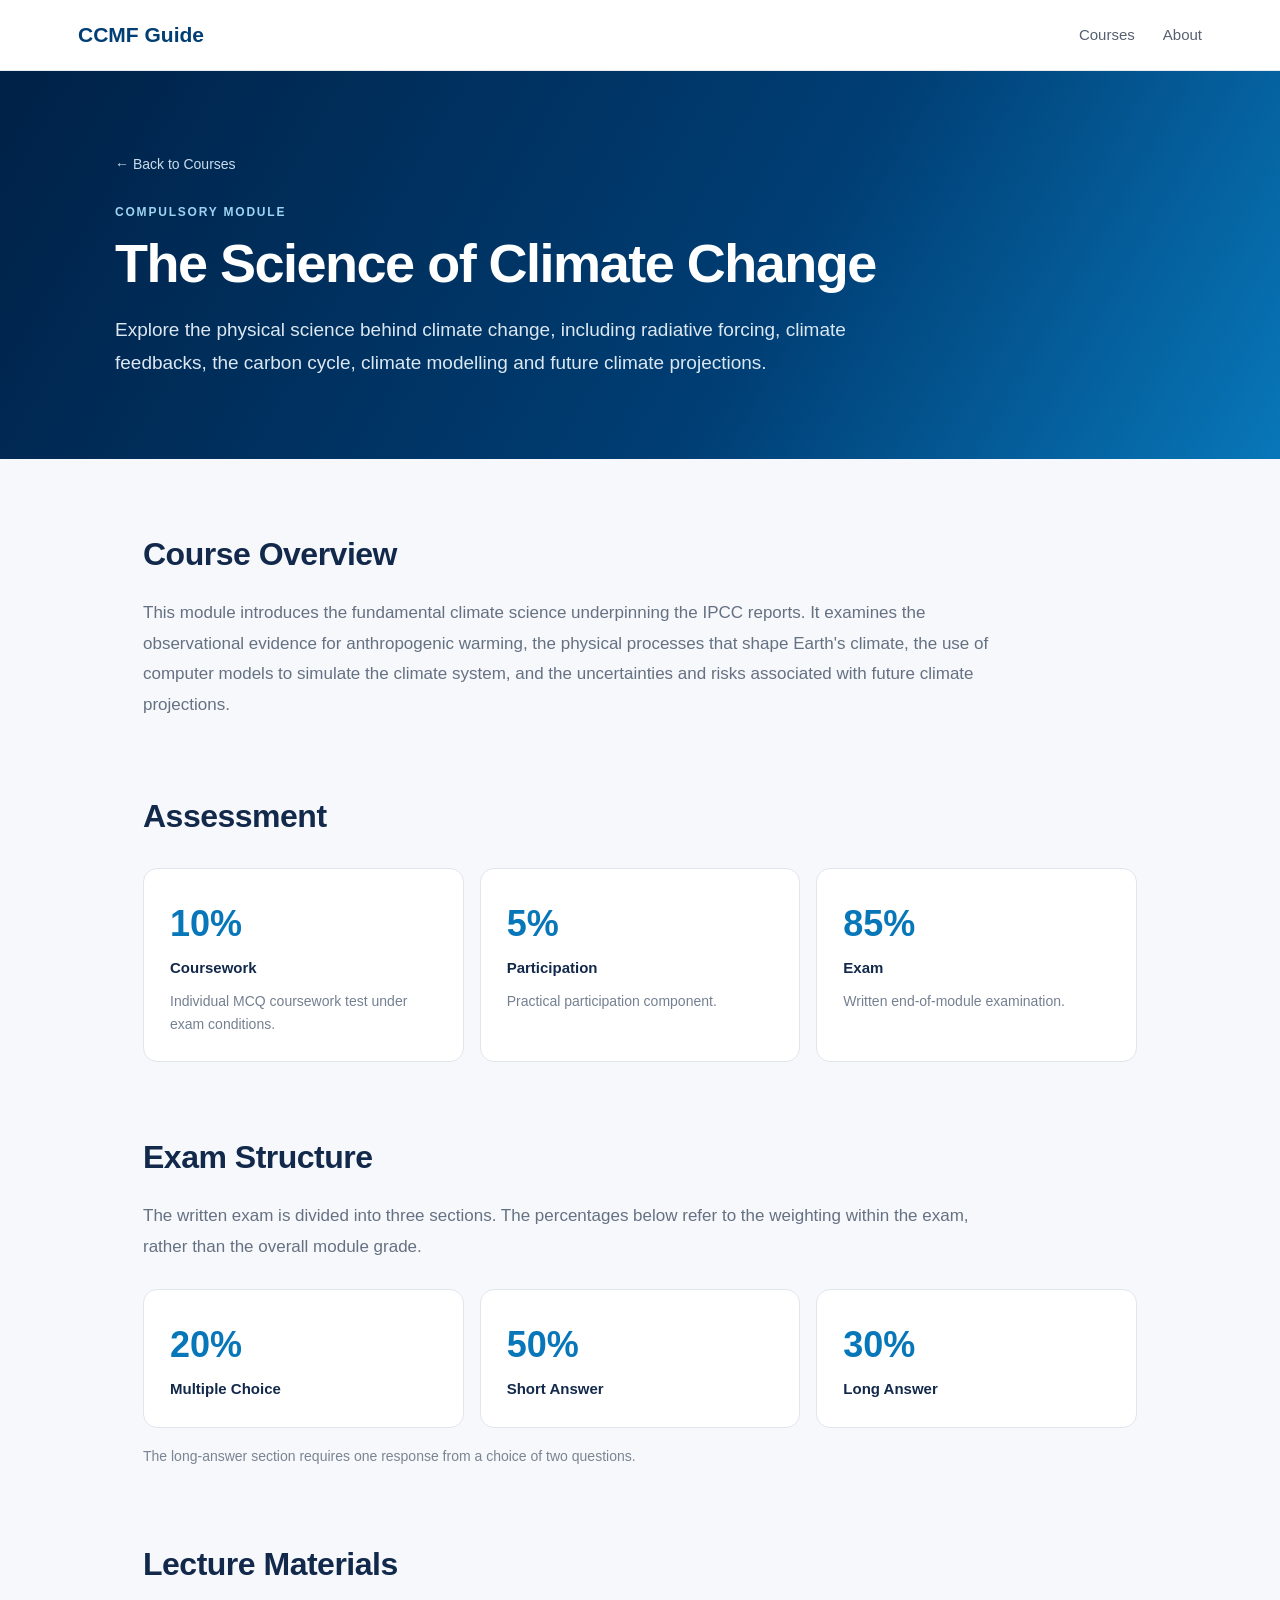
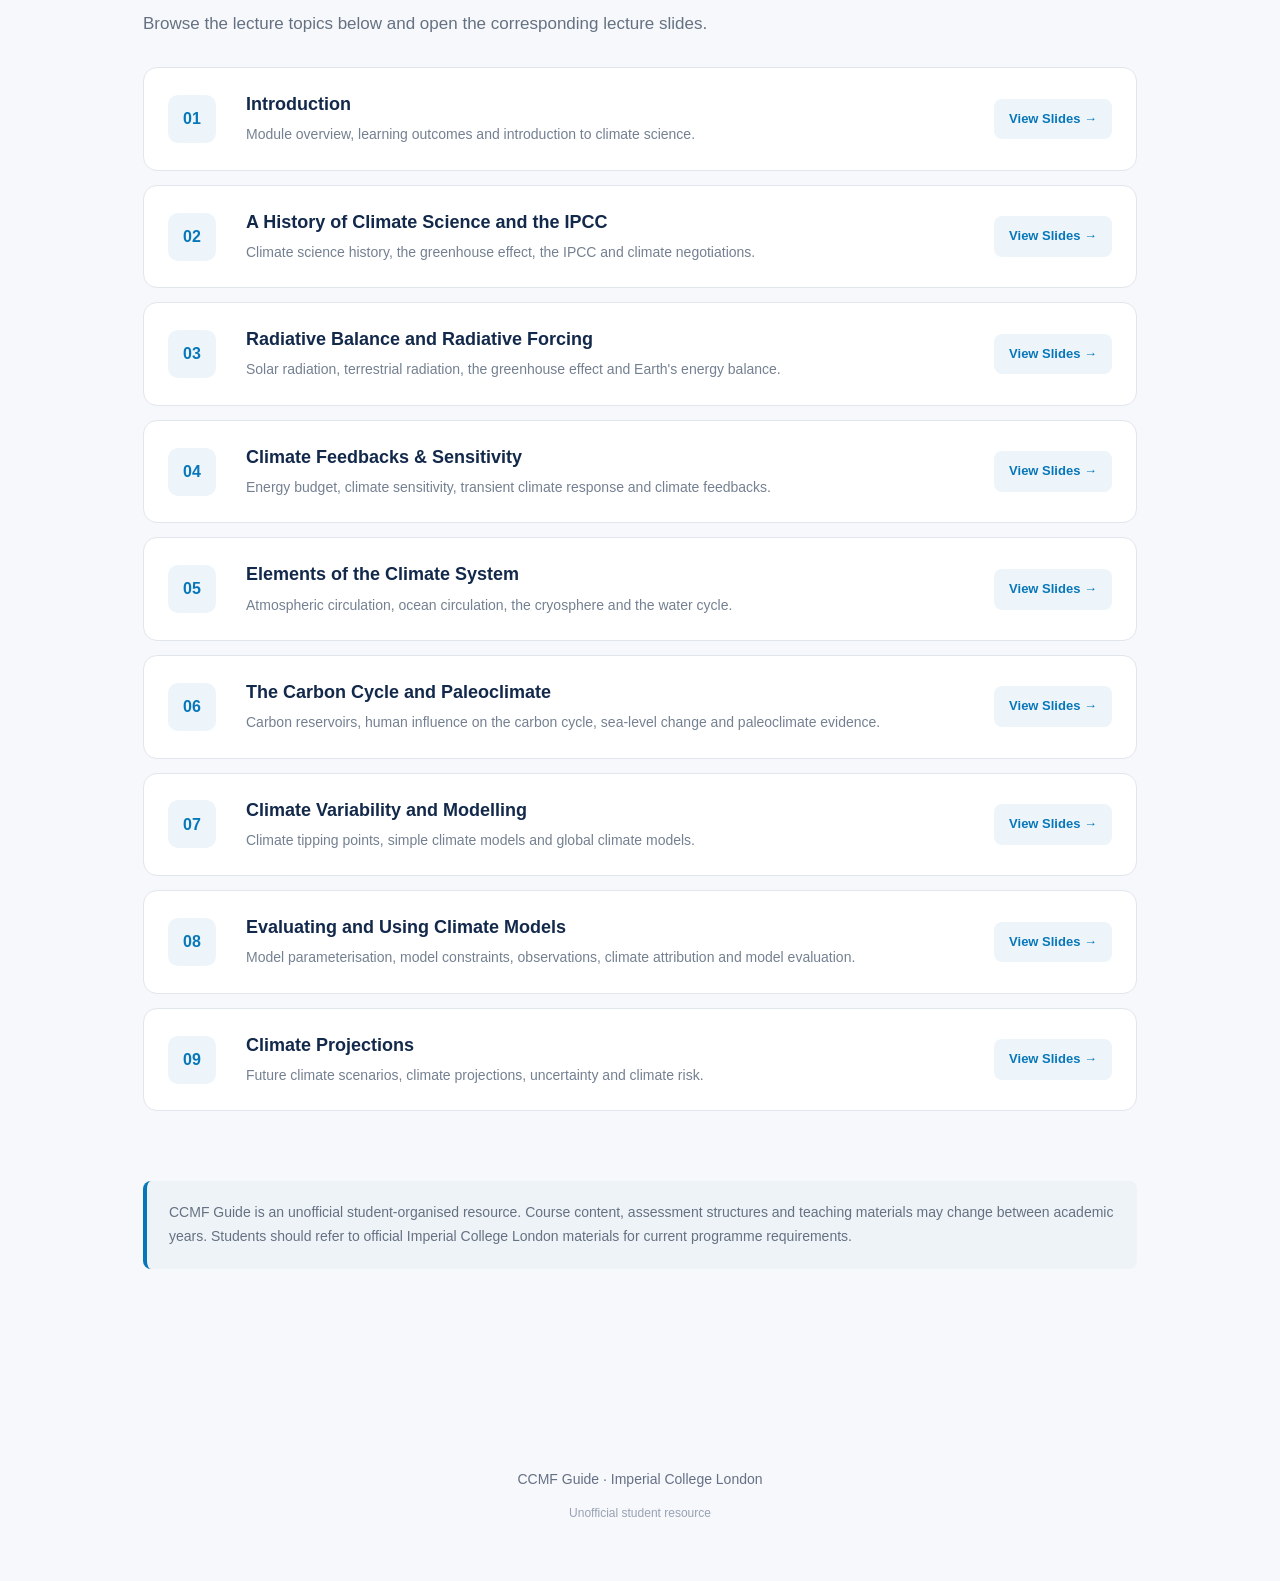
<file: science-of-climate-change.html>
<!DOCTYPE html>
<html lang="en">

<head>
  <meta charset="UTF-8">

  <meta
    name="viewport"
    content="width=device-width, initial-scale=1.0"
  >

  <title>The Science of Climate Change | CCMF Guide</title>

  <link
    rel="stylesheet"
    href="style.css"
  >

  <style>

    .course-hero {
      background: linear-gradient(
        120deg,
        #002147,
        #003e74 60%,
        #0877b9
      );

      color: white;
      padding: 80px 28px;
    }


    .course-hero-inner {
      max-width: 1050px;
      margin: 0 auto;
    }


    .back-link {
      display: inline-block;
      margin-bottom: 28px;

      color: #c9ddec;
      font-size: 14px;
      text-decoration: none;
    }


    .back-link:hover {
      color: white;
    }


    .course-label {
      margin: 0 0 12px;

      color: #9dd4f2;

      font-size: 12px;
      font-weight: 700;

      letter-spacing: 1.8px;
      text-transform: uppercase;
    }


    .course-hero h1 {
      margin: 0 0 22px;

      max-width: 850px;

      font-size: 54px;
      line-height: 1.08;

      letter-spacing: -1.5px;
    }


    .course-subtitle {
      max-width: 760px;

      margin: 0;

      color: #dbe8f2;

      font-size: 19px;
      line-height: 1.7;
    }


    .course-container {
      max-width: 1050px;

      margin: 0 auto;

      padding: 70px 28px;
    }


    .course-section {
      margin-bottom: 70px;
    }


    .course-section h2 {
      margin: 0 0 18px;

      color: #13294b;

      font-size: 32px;

      letter-spacing: -0.5px;
    }


    .course-section > p {
      max-width: 850px;

      margin: 0;

      color: #657182;

      font-size: 17px;
      line-height: 1.8;
    }


    /* =========================
       ASSESSMENT
    ========================== */

    .assessment-grid {
      display: grid;

      grid-template-columns: repeat(3, 1fr);

      gap: 16px;

      margin-top: 26px;
    }


    .assessment-card {
      background: white;

      border: 1px solid #e1e6ec;

      border-radius: 14px;

      padding: 26px;
    }


    .assessment-value {
      margin-bottom: 4px;

      color: #0877b9;

      font-size: 36px;
      font-weight: 700;
    }


    .assessment-title {
      color: #13294b;

      font-size: 15px;
      font-weight: 600;
    }


    .assessment-card p {
      margin: 10px 0 0;

      color: #748091;

      font-size: 14px;
      line-height: 1.6;
    }


    .assessment-note {
      margin-top: 16px !important;

      color: #7a8492 !important;

      font-size: 14px !important;
    }


    /* =========================
       LECTURES
    ========================== */

    .lecture-list {
      display: flex;

      flex-direction: column;

      gap: 14px;

      margin-top: 28px;
    }


    .lecture {
      display: grid;

      grid-template-columns: 58px 1fr auto;

      align-items: center;

      gap: 20px;

      padding: 24px;

      background: white;

      border: 1px solid #e1e6ec;

      border-radius: 14px;

      transition:
        transform 0.2s ease,
        box-shadow 0.2s ease,
        border-color 0.2s ease;
    }


    .lecture:hover {
      transform: translateY(-2px);

      border-color: #c8d7e4;

      box-shadow:
        0 10px 26px
        rgba(20, 50, 80, 0.08);
    }


    .lecture-number {
      width: 48px;
      height: 48px;

      display: flex;

      align-items: center;
      justify-content: center;

      border-radius: 10px;

      background: #edf5fa;

      color: #0877b9;

      font-weight: 700;
    }


    .lecture h3 {
      margin: 0 0 6px;

      color: #13294b;

      font-size: 18px;
      line-height: 1.4;
    }


    .lecture p {
      margin: 0;

      color: #748091;

      font-size: 14px;
      line-height: 1.6;
    }


    .slide-button {
      display: inline-block;

      padding: 10px 15px;

      border-radius: 8px;

      background: #edf5fa;

      color: #0877b9;

      font-size: 13px;
      font-weight: 600;

      text-decoration: none;

      white-space: nowrap;

      transition:
        background 0.2s ease,
        color 0.2s ease;
    }


    .slide-button:hover {
      background: #0877b9;
      color: white;
    }


    .course-note {
      padding: 20px 22px;

      background: #eef3f7;

      border-left: 4px solid #0877b9;

      border-radius: 8px;

      color: #657182;

      font-size: 14px;
      line-height: 1.7;
    }


    @media (max-width: 760px) {

      .course-hero h1 {
        font-size: 42px;
      }


      .course-subtitle {
        font-size: 17px;
      }


      .assessment-grid {
        grid-template-columns: 1fr;
      }


      .lecture {
        grid-template-columns: 50px 1fr;
      }


      .slide-button {
        grid-column: 2;

        width: fit-content;

        margin-top: 4px;
      }

    }

  </style>

</head>


<body>


  <!-- NAVIGATION -->

  <header class="navbar">

    <div class="nav-container">

      <a
        href="index.html"
        class="logo"
      >
        CCMF Guide
      </a>


      <nav>

        <a href="index.html#courses">
          Courses
        </a>

        <a href="index.html#about">
          About
        </a>

      </nav>

    </div>

  </header>



  <!-- HERO -->

  <section class="course-hero">

    <div class="course-hero-inner">

      <a
        href="index.html"
        class="back-link"
      >
        ← Back to Courses
      </a>


      <p class="course-label">
        Compulsory Module
      </p>


      <h1>
        The Science of Climate Change
      </h1>


      <p class="course-subtitle">

        Explore the physical science behind climate change,
        including radiative forcing, climate feedbacks,
        the carbon cycle, climate modelling
        and future climate projections.

      </p>

    </div>

  </section>



  <main class="course-container">



    <!-- COURSE OVERVIEW -->

    <section class="course-section">

      <h2>
        Course Overview
      </h2>


      <p>

        This module introduces the fundamental climate science
        underpinning the IPCC reports.

        It examines the observational evidence for anthropogenic
        warming, the physical processes that shape Earth's climate,
        the use of computer models to simulate the climate system,
        and the uncertainties and risks associated with future
        climate projections.

      </p>

    </section>



    <!-- OVERALL MODULE ASSESSMENT -->

    <section class="course-section">

      <h2>
        Assessment
      </h2>


      <div class="assessment-grid">


        <div class="assessment-card">

          <div class="assessment-value">
            10%
          </div>

          <div class="assessment-title">
            Coursework
          </div>

          <p>
            Individual MCQ coursework test
            under exam conditions.
          </p>

        </div>



        <div class="assessment-card">

          <div class="assessment-value">
            5%
          </div>

          <div class="assessment-title">
            Participation
          </div>

          <p>
            Practical participation component.
          </p>

        </div>



        <div class="assessment-card">

          <div class="assessment-value">
            85%
          </div>

          <div class="assessment-title">
            Exam
          </div>

          <p>
            Written end-of-module examination.
          </p>

        </div>


      </div>

    </section>



    <!-- EXAM STRUCTURE -->

    <section class="course-section">

      <h2>
        Exam Structure
      </h2>


      <p>

        The written exam is divided into three sections.
        The percentages below refer to the weighting
        within the exam, rather than the overall module grade.

      </p>


      <div class="assessment-grid">


        <div class="assessment-card">

          <div class="assessment-value">
            20%
          </div>

          <div class="assessment-title">
            Multiple Choice
          </div>

        </div>



        <div class="assessment-card">

          <div class="assessment-value">
            50%
          </div>

          <div class="assessment-title">
            Short Answer
          </div>

        </div>



        <div class="assessment-card">

          <div class="assessment-value">
            30%
          </div>

          <div class="assessment-title">
            Long Answer
          </div>

        </div>


      </div>


      <p class="assessment-note">

        The long-answer section requires one response
        from a choice of two questions.

      </p>

    </section>



    <!-- LECTURE MATERIALS -->

    <section class="course-section">

      <h2>
        Lecture Materials
      </h2>


      <p>

        Browse the lecture topics below and open
        the corresponding lecture slides.

      </p>



      <div class="lecture-list">



        <!-- LECTURE 01 -->

        <div class="lecture">

          <div class="lecture-number">
            01
          </div>


          <div>

            <h3>
              Introduction
            </h3>

            <p>
              Module overview, learning outcomes
              and introduction to climate science.
            </p>

          </div>


          <a
            class="slide-button"
            href="slides/ssc/lecture-1-introduction.pdf"
            target="_blank"
            rel="noopener noreferrer"
          >
            View Slides →
          </a>

        </div>



        <!-- LECTURE 02 -->

        <div class="lecture">

          <div class="lecture-number">
            02
          </div>


          <div>

            <h3>
              A History of Climate Science and the IPCC
            </h3>

            <p>
              Climate science history,
              the greenhouse effect,
              the IPCC
              and climate negotiations.
            </p>

          </div>


          <a
            class="slide-button"
            href="slides/ssc/2%20-%20IPCC.pdf"
            target="_blank"
            rel="noopener noreferrer"
          >
            View Slides →
          </a>

        </div>



        <!-- LECTURE 03 -->

        <div class="lecture">

          <div class="lecture-number">
            03
          </div>


          <div>

            <h3>
              Radiative Balance and Radiative Forcing
            </h3>

            <p>
              Solar radiation,
              terrestrial radiation,
              the greenhouse effect
              and Earth's energy balance.
            </p>

          </div>


          <a
            class="slide-button"
            href="slides/ssc/3%20-%20Radiative%20balance%20(1).pdf"
            target="_blank"
            rel="noopener noreferrer"
          >
            View Slides →
          </a>

        </div>



        <!-- LECTURE 04 -->

        <div class="lecture">

          <div class="lecture-number">
            04
          </div>


          <div>

            <h3>
              Climate Feedbacks &amp; Sensitivity
            </h3>

            <p>
              Energy budget,
              climate sensitivity,
              transient climate response
              and climate feedbacks.
            </p>

          </div>


          <a
            class="slide-button"
            href="slides/ssc/4%20-%20Climate%20feedbacks%20%26%20sensitivity.pdf"
            target="_blank"
            rel="noopener noreferrer"
          >
            View Slides →
          </a>

        </div>



        <!-- LECTURE 05 -->

        <div class="lecture">

          <div class="lecture-number">
            05
          </div>


          <div>

            <h3>
              Elements of the Climate System
            </h3>

            <p>
              Atmospheric circulation,
              ocean circulation,
              the cryosphere
              and the water cycle.
            </p>

          </div>


          <a
            class="slide-button"
            href="slides/ssc/5%20-%20Elements%20of%20the%20climate%20system.pdf"
            target="_blank"
            rel="noopener noreferrer"
          >
            View Slides →
          </a>

        </div>



        <!-- LECTURE 06 -->

        <div class="lecture">

          <div class="lecture-number">
            06
          </div>


          <div>

            <h3>
              The Carbon Cycle and Paleoclimate
            </h3>

            <p>
              Carbon reservoirs,
              human influence on the carbon cycle,
              sea-level change
              and paleoclimate evidence.
            </p>

          </div>


          <a
            class="slide-button"
            href="slides/ssc/6%20-%20The%20carbon%20cycle%20and%20paleoclimate.pdf"
            target="_blank"
            rel="noopener noreferrer"
          >
            View Slides →
          </a>

        </div>



        <!-- LECTURE 07 -->

        <div class="lecture">

          <div class="lecture-number">
            07
          </div>


          <div>

            <h3>
              Climate Variability and Modelling
            </h3>

            <p>
              Climate tipping points,
              simple climate models
              and global climate models.
            </p>

          </div>


          <a
            class="slide-button"
            href="slides/ssc/7%20-%20Climate%20modelling.pdf"
            target="_blank"
            rel="noopener noreferrer"
          >
            View Slides →
          </a>

        </div>



        <!-- LECTURE 08 -->

        <div class="lecture">

          <div class="lecture-number">
            08
          </div>


          <div>

            <h3>
              Evaluating and Using Climate Models
            </h3>

            <p>
              Model parameterisation,
              model constraints,
              observations,
              climate attribution
              and model evaluation.
            </p>

          </div>


          <a
            class="slide-button"
            href="slides/ssc/8%20-%20Evaluating%20climate%20models%20(1).pdf"
            target="_blank"
            rel="noopener noreferrer"
          >
            View Slides →
          </a>

        </div>



        <!-- LECTURE 09 -->

        <div class="lecture">

          <div class="lecture-number">
            09
          </div>


          <div>

            <h3>
              Climate Projections
            </h3>

            <p>
              Future climate scenarios,
              climate projections,
              uncertainty
              and climate risk.
            </p>

          </div>


          <a
            class="slide-button"
            href="slides/ssc/9%20-%20Climate%20projections.pdf"
            target="_blank"
            rel="noopener noreferrer"
          >
            View Slides →
          </a>

        </div>



      </div>

    </section>



    <!-- DISCLAIMER -->

    <section class="course-section">

      <div class="course-note">

        CCMF Guide is an unofficial student-organised resource.

        Course content, assessment structures
        and teaching materials may change
        between academic years.

        Students should refer to official
        Imperial College London materials
        for current programme requirements.

      </div>

    </section>


  </main>



  <footer>

    <p>
      CCMF Guide · Imperial College London
    </p>


    <p class="disclaimer">
      Unofficial student resource
    </p>

  </footer>


</body>

</html>
</file>
<file: style.css>
/* ------------------------------
   GLOBAL
-------------------------------- */

* {
  box-sizing: border-box;
}

html {
  scroll-behavior: smooth;
}

body {
  margin: 0;

  font-family:
    -apple-system,
    BlinkMacSystemFont,
    "Segoe UI",
    Roboto,
    Helvetica,
    Arial,
    sans-serif;

  color: #172033;

  background: #f6f8fb;

  line-height: 1.6;
}

a {
  text-decoration: none;
  color: inherit;
}


/* ------------------------------
   NAVIGATION
-------------------------------- */

.navbar {

  background: white;

  border-bottom: 1px solid #e7ebf0;

  position: sticky;

  top: 0;

  z-index: 100;
}


.nav-container {

  max-width: 1180px;

  margin: auto;

  padding: 18px 28px;

  display: flex;

  justify-content: space-between;

  align-items: center;
}


.logo {

  font-size: 21px;

  font-weight: 700;

  color: #003e74;
}


nav {

  display: flex;

  gap: 28px;
}


nav a {

  color: #566070;

  font-size: 15px;
}


nav a:hover {

  color: #003e74;
}


/* ------------------------------
   HERO
-------------------------------- */

.hero {

  min-height: 510px;

  display: flex;

  align-items: center;

  background:

    linear-gradient(
      120deg,
      #002147,
      #003e74 55%,
      #0877b9
    );

  color: white;
}


.hero-content {

  width: 100%;

  max-width: 1180px;

  margin: auto;

  padding: 90px 28px;
}


.hero-label {

  text-transform: uppercase;

  letter-spacing: 2px;

  font-size: 13px;

  font-weight: 600;

  opacity: 0.8;

  margin-bottom: 18px;
}


.hero h1 {

  font-size: 72px;

  line-height: 1;

  margin: 0 0 24px;

  letter-spacing: -2px;
}


.hero-description {

  max-width: 680px;

  font-size: 21px;

  color: #e5eef7;

  margin-bottom: 36px;
}


.primary-button {

  display: inline-block;

  background: white;

  color: #003e74;

  padding: 13px 22px;

  border-radius: 8px;

  font-weight: 600;

  transition: 0.2s;
}


.primary-button:hover {

  transform: translateY(-2px);

  box-shadow: 0 8px 20px rgba(0,0,0,0.15);
}


/* ------------------------------
   COURSES
-------------------------------- */

.courses-section {

  max-width: 1180px;

  margin: auto;

  padding: 90px 28px;
}


.section-heading {

  margin-bottom: 42px;
}


.section-label {

  color: #0877b9;

  font-size: 12px;

  font-weight: 700;

  letter-spacing: 1.6px;

  margin-bottom: 8px;
}


.section-heading h2,
.about-section h2 {

  margin: 0 0 12px;

  font-size: 38px;

  letter-spacing: -1px;

  color: #13294b;
}


.section-heading > p:last-child {

  color: #687385;

  font-size: 17px;
}


.course-grid {

  display: grid;

  grid-template-columns:
    repeat(3, 1fr);

  gap: 20px;
}


.course-card {

  background: white;

  border: 1px solid #e2e7ed;

  border-radius: 14px;

  min-height: 270px;

  padding: 28px;

  display: flex;

  flex-direction: column;

  transition: 0.2s ease;
}


.course-card h3 {

  color: #13294b;

  font-size: 20px;

  line-height: 1.3;

  margin: 18px 0 13px;
}


.course-card p {

  color: #697586;

  font-size: 15px;

  margin: 0;

  flex-grow: 1;
}


.course-number {

  color: #0877b9;

  font-size: 13px;

  font-weight: 700;

  letter-spacing: 1px;
}


.active-course {

  cursor: pointer;

  border-top:
    4px solid #0877b9;
}


.active-course:hover {

  transform:
    translateY(-5px);

  box-shadow:
    0 15px 35px rgba(20,50,80,0.10);
}


.view-course {

  margin-top: 24px;

  color: #0877b9;

  font-weight: 600;

  font-size: 14px;
}


.status {

  margin-top: 24px;

  color: #9aa3af;

  font-size: 13px;

  font-weight: 600;
}


/* ------------------------------
   ABOUT
-------------------------------- */

.about-section {

  background: white;

  border-top: 1px solid #e8ecf0;

  border-bottom: 1px solid #e8ecf0;
}


.about-section > div {

  max-width: 820px;

  margin: auto;

  padding: 85px 28px;
}


.about-section p {

  color: #687385;

  font-size: 17px;
}


/* ------------------------------
   FOOTER
-------------------------------- */

footer {

  text-align: center;

  padding: 45px 20px;

  color: #667085;

  font-size: 14px;
}


.disclaimer {

  font-size: 12px;

  color: #98a2b3;
}


/* ------------------------------
   RESPONSIVE
-------------------------------- */

@media (max-width: 900px) {

  .course-grid {

    grid-template-columns:
      repeat(2, 1fr);

  }


  .hero h1 {

    font-size: 55px;
  }

}


@media (max-width: 600px) {

  nav {

    display: none;
  }


  .hero {

    min-height: 430px;
  }


  .hero h1 {

    font-size: 44px;
  }


  .hero-description {

    font-size: 18px;
  }


  .course-grid {

    grid-template-columns: 1fr;
  }

}
</file>
